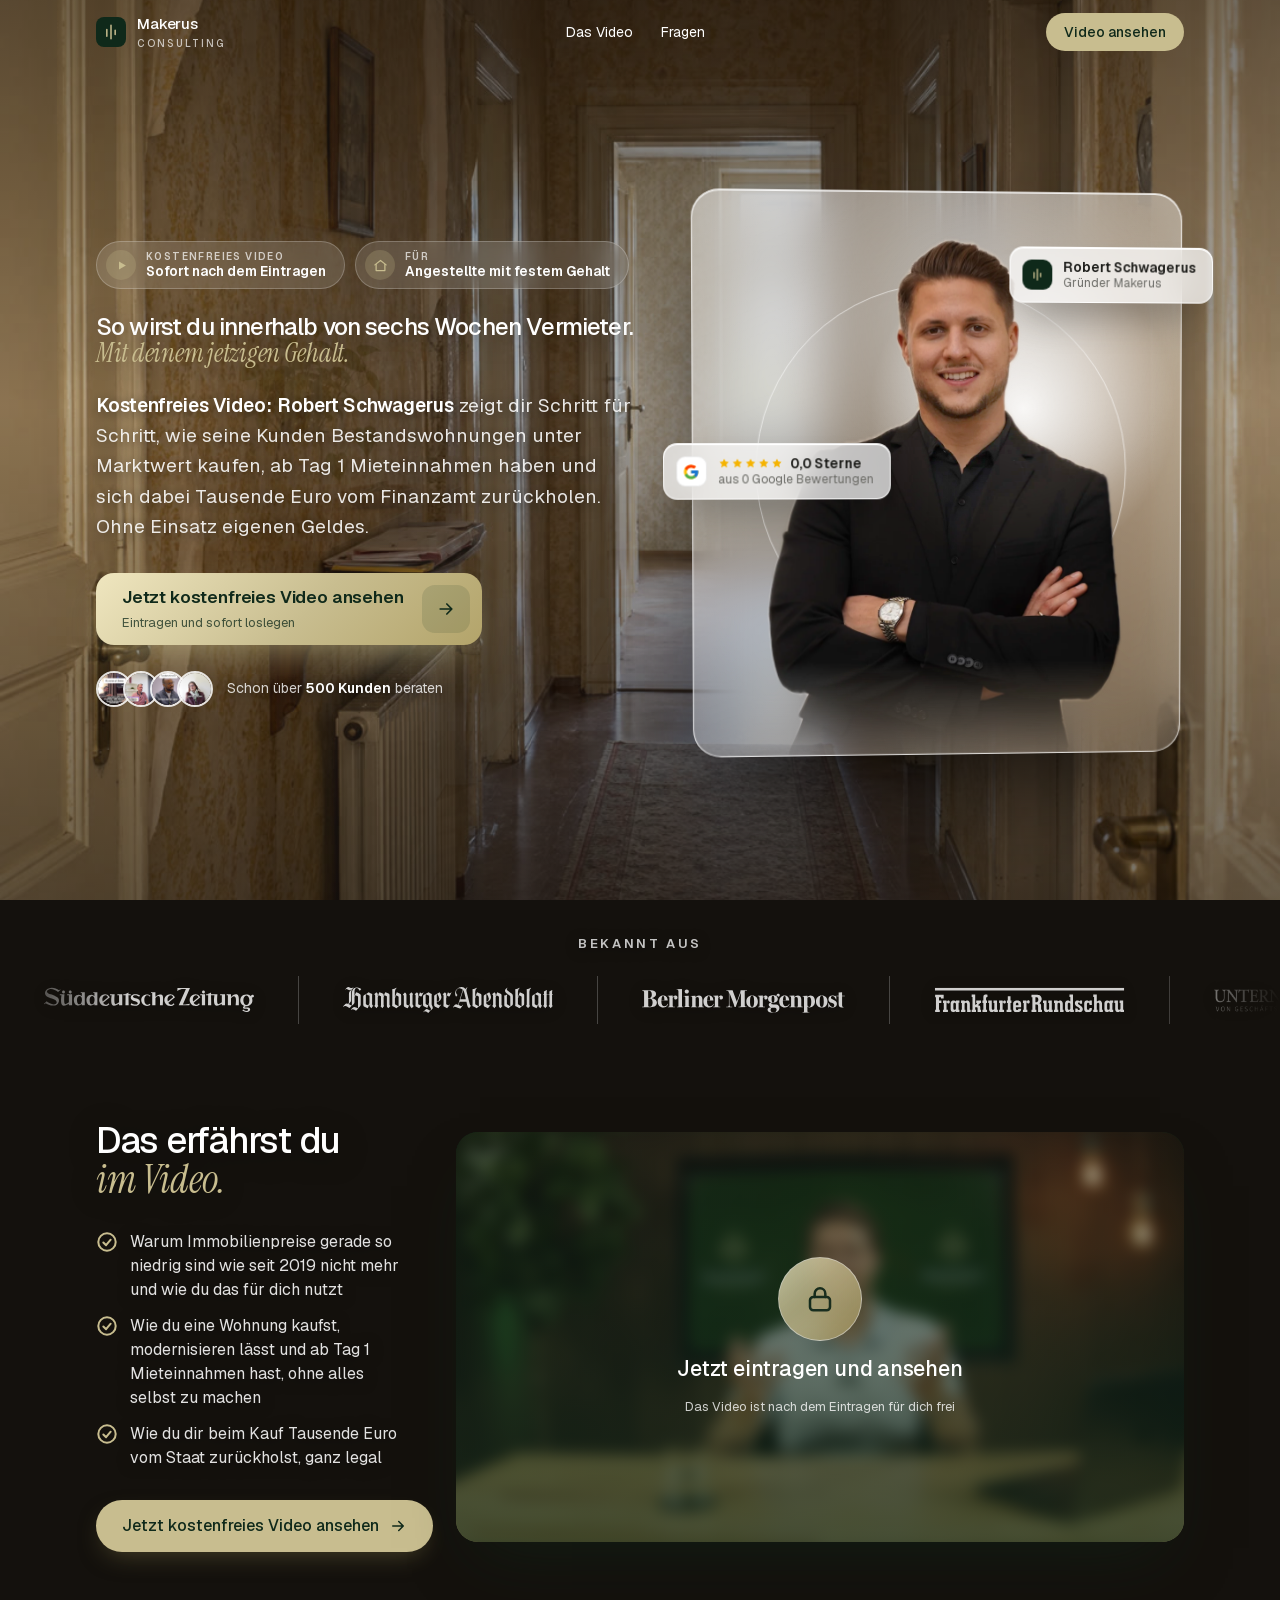
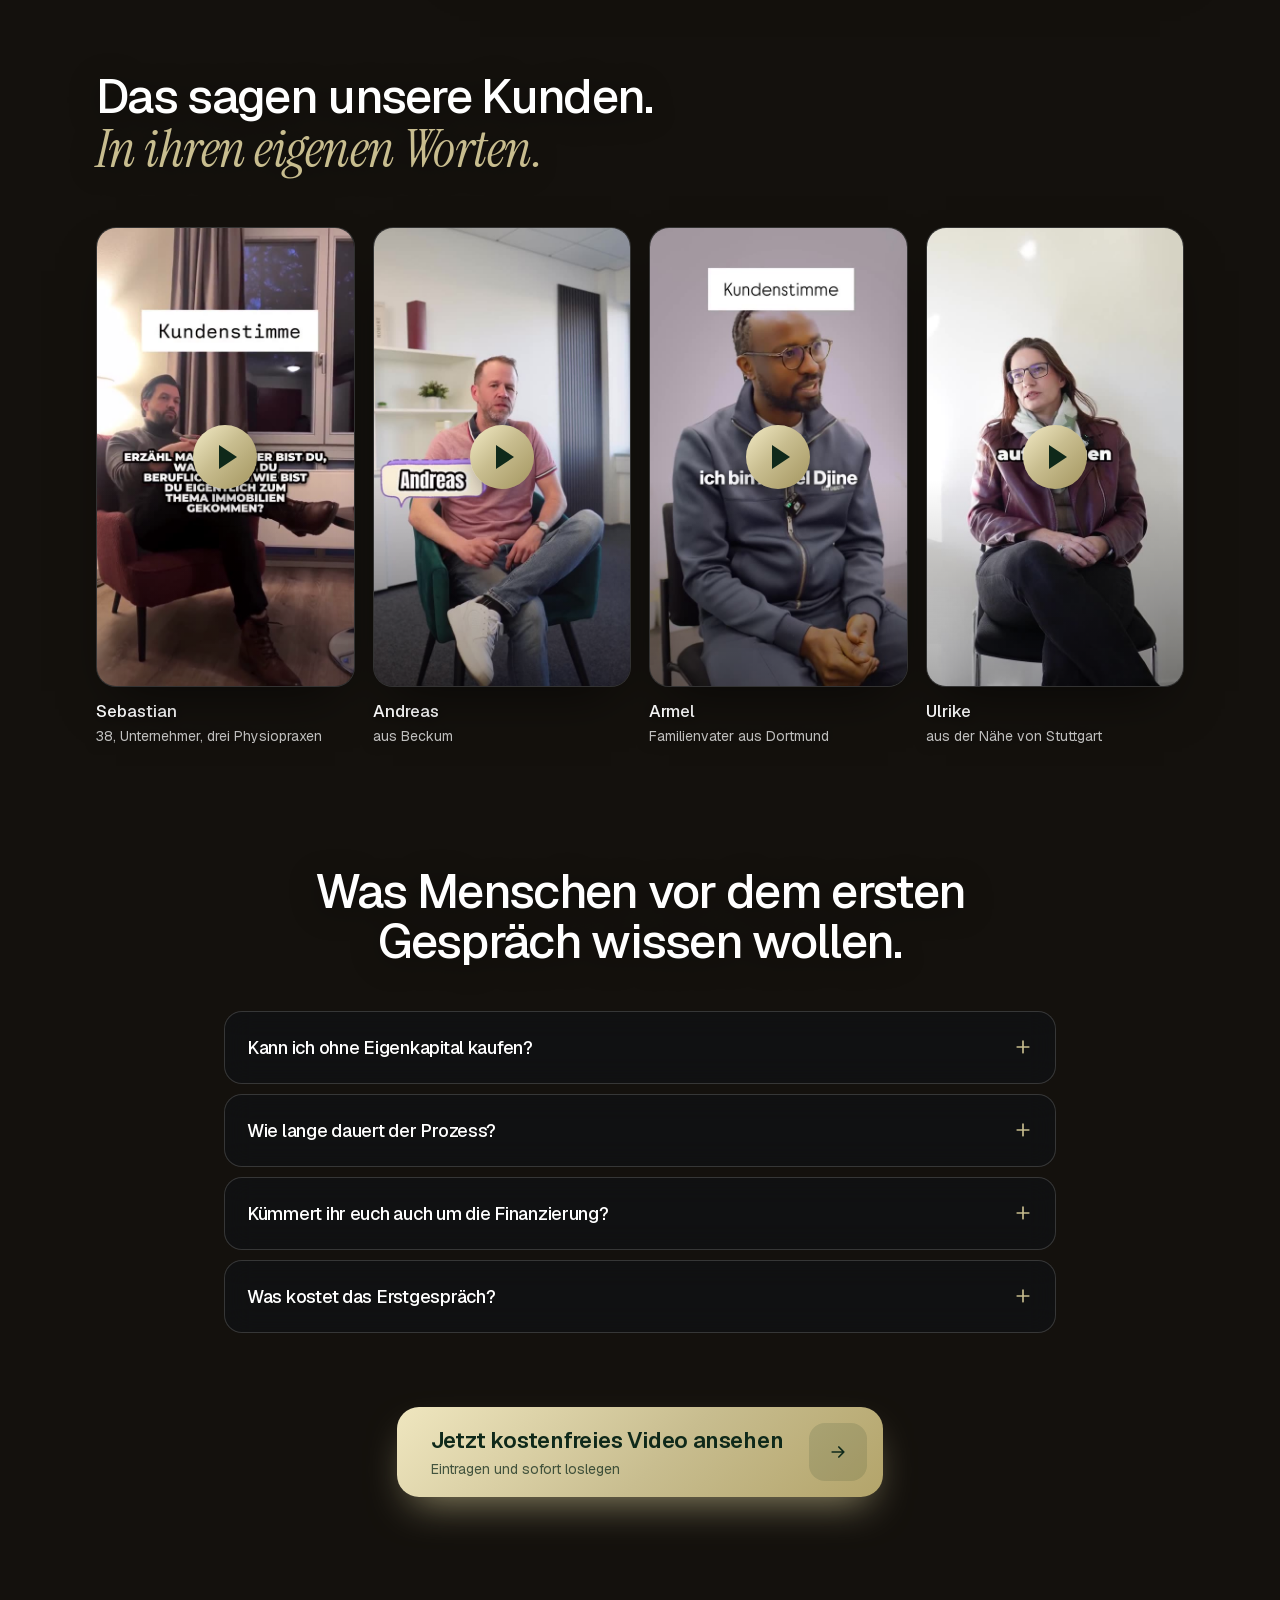
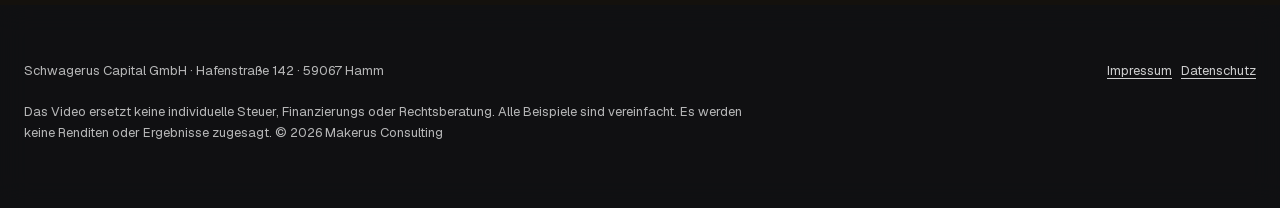
<file: index.html>
<!doctype html>
<html lang="de">
<head>
<meta charset="utf-8">
<meta name="robots" content="noai, noimageai">
<meta name="viewport" content="width=device-width,initial-scale=1">
<title>Vermieter werden · Makerus Consulting</title>
<meta name="description" content="Kostenfreies Video: Robert Schwagerus zeigt dir Schritt für Schritt, wie seine Kunden Bestandswohnungen unter Marktwert kaufen.">
<meta name="referrer" content="strict-origin-when-cross-origin">
<meta name="theme-color" content="#14110d">
<link rel="icon" href="data:image/svg+xml,%3Csvg xmlns='http://www.w3.org/2000/svg' viewBox='0 0 32 32'%3E%3Crect width='32' height='32' rx='8' fill='%230f291a'/%3E%3Cg stroke='%23c8bd8f' stroke-width='2' stroke-linecap='round'%3E%3Cpath d='M10 22V12M16 24V8M22 20V13'/%3E%3C/g%3E%3C/svg%3E">
<!-- PostHog: dasselbe Projekt wie steuern-sparen und start/analyse.html, damit der Funnel als eine Person zählt (03.11.26) -->
<script>
    !function(t,e){var o,n,p,r;e.__SV||(window.posthog=e,e._i=[],e.init=function(i,s,a){function g(t,e){var o=e.split(".");2==o.length&&(t=t[o[0]],e=o[1]),t[e]=function(){t.push([e].concat(Array.prototype.slice.call(arguments,0)))}}(p=t.createElement("script")).type="text/javascript",p.crossOrigin="anonymous",p.async=!0,p.src=s.api_host.replace(".i.posthog.com","-assets.i.posthog.com")+"/static/array.js",(r=t.getElementsByTagName("script")[0]).parentNode.insertBefore(p,r);var u=e;for(void 0!==a?u=e[a]=[]:a="posthog",u.people=u.people||[],u.toString=function(t){var e="posthog";return"posthog"!==a&&(e+="."+a),t||(e+=" (stub)"),e},u.people.toString=function(){return u.toString(1)+".people (stub)"},o="init capture register register_once register_for_session unregister unregister_for_session getFeatureFlag getFeatureFlagPayload isFeatureEnabled reloadFeatureFlags updateEarlyAccessFeatureEnrollment getEarlyAccessFeatures on onFeatureFlags onSessionId getSurveys getActiveMatchingSurveys renderSurvey canRenderSurvey getNextSurveyStep identify setPersonProperties group resetGroups setPersonPropertiesForFlags resetPersonPropertiesForFlags setGroupPropertiesForFlags resetGroupPropertiesForFlags reset get_distinct_id getGroups get_session_id get_session_replay_url alias set_config startSessionRecording stopSessionRecording sessionRecordingStarted captureException loadToolbar get_property getSessionProperty createPersonProfile opt_in_capturing opt_out_capturing has_opted_in_capturing has_opted_out_capturing clear_opt_in_out_capturing debug".split(" "),n=0;n<o.length;n++)g(u,o[n]);e._i.push([i,s,a])},e.__SV=1)}(document,window.posthog||[]);
    posthog.init('phc_BCFSFfumSXa8aHAGkWzammvNik8RtVym6rZSVhaobeat', {
      api_host: 'https://eu.i.posthog.com',
      person_profiles: 'identified_only',
      autocapture: true,
      capture_pageview: true,
      capture_pageleave: true,
      capture_exceptions: true,
      session_recording: { maskAllInputs: true }
    });
  </script>
<link rel="preload" href="assets/fonts/geist-latin.woff2" as="font" type="font/woff2" crossorigin>
<link rel="stylesheet" href="assets/site.css">
<link rel="stylesheet" href="assets/walk.css">
<style>
/* Opt-in Vermieter (03.11.26): Texte und Reihenfolge von Simon, Design wie wohnung.html */
.trust{margin:14px 0 0;text-align:center;font-size:13px;font-weight:600;letter-spacing:-.005em;color:var(--fg)}
.trust i{font-style:normal;color:var(--gold);padding:0 7px}
.cta-row{margin-top:30px}
.cta-row .btn{height:auto;min-height:52px;padding:14px 26px;white-space:nowrap}
#fragen .cta-row{text-align:center}
/* Letzter Knopf groß und mittig, weniger Luft bis zum Fuß (03.11.26) */
.cta-final{display:flex;justify-content:center;margin-top:44px;max-width:52rem}
.vh-cta.big{padding:16px 16px 16px 34px;gap:26px;border-radius:22px}
.vh-cta.big b{font-size:clamp(18px,2vw,22px)}
.vh-cta.big small{font-size:14px}
.vh-cta.big .go{width:58px;height:58px;border-radius:16px}
@media(max-width:600px){.vh-cta.big{width:100%;padding:14px 14px 14px 22px}}
.walk-page .band:last-of-type{padding-bottom:12vh}
#fragen .head{margin-left:auto;margin-right:auto;text-align:center}
#fragen .faq{margin-left:auto;margin-right:auto}
#fragen .cta-final{margin-left:auto;margin-right:auto}
/* Bekannt aus ohne Fläche, Logos weiß: fließender Übergang auf der Wohnung (03.11.26) */
.pr-band{background:transparent;backdrop-filter:none;-webkit-backdrop-filter:none}
.pr-title{color:rgba(255,255,255,.75);text-shadow:0 2px 12px rgba(0,0,0,.5)}
.pr-row li{border-right-color:rgba(255,255,255,.22)}
.pr-logo img{filter:brightness(0) invert(1) drop-shadow(0 2px 8px rgba(0,0,0,.45));opacity:.8}
.pr-logo:hover img{filter:brightness(0) invert(1);opacity:1}
.pr-icon{color:rgba(255,255,255,.8)}
.pr-icon:hover{color:#fff}
/* Kopf nach Vorlage live-workshop (03.11.26): Pillen, Headline, Knopf, Belegzeile, rechts Robert freigestellt mit Chips */
.vh{min-height:100vh;min-height:100svh;display:flex;align-items:center;padding:104px 0 56px}
.vh-grid{display:grid;grid-template-columns:minmax(0,1fr);gap:28px;align-items:center}
@media(min-width:980px){.vh-grid{grid-template-columns:minmax(0,1.05fr) minmax(0,.95fr);gap:56px}}
.vh-pills{display:flex;flex-wrap:wrap;gap:10px;margin-bottom:26px}
.vh-pill{display:flex;align-items:center;gap:10px;padding:8px 18px 8px 9px;border-radius:999px;background:rgba(255,255,255,.12);border:1px solid rgba(255,255,255,.22);backdrop-filter:blur(14px);-webkit-backdrop-filter:blur(14px);color:#fff}
.vh-pill .ic{width:30px;height:30px;border-radius:50%;display:grid;place-items:center;background:rgba(200,189,143,.22);color:var(--gold)}
.vh-pill .ic svg{width:15px;height:15px}
.vh-pill small{display:block;font-size:10px;font-weight:600;letter-spacing:.14em;text-transform:uppercase;color:rgba(255,255,255,.7);line-height:1.2}
.vh-pill b{display:block;font-size:13.5px;font-weight:600;line-height:1.3}
.vh h1.display{color:#fff;text-shadow:0 4px 30px rgba(0,0,0,.45)}
.vh h1 .tail{color:var(--gold)}
.vh .lead{color:rgba(255,255,255,.88);text-shadow:0 2px 14px rgba(0,0,0,.55);margin-top:20px;max-width:36rem}
.vh .lead b{color:#fff;font-weight:600}
.vh-cta{display:inline-flex;align-items:center;gap:18px;margin-top:30px;padding:12px 12px 12px 26px;border:0;border-radius:18px;cursor:pointer;text-align:left;font:inherit;color:var(--green);
  background:linear-gradient(135deg,#efe6bf,var(--gold) 55%,#b3a46a);box-shadow:0 18px 40px -14px rgba(200,189,143,.7);transition:transform .2s,box-shadow .2s}
.vh-cta:hover{transform:translateY(-2px);box-shadow:0 24px 50px -14px rgba(200,189,143,.85)}
.vh-cta b{display:block;font-size:17px;font-weight:600;letter-spacing:-.01em}
.vh-cta small{display:block;font-size:13px;opacity:.75;margin-top:2px}
.vh-cta .go{width:48px;height:48px;border-radius:13px;background:rgba(15,41,26,.12);display:grid;place-items:center;flex:none}
.vh-cta .go svg{width:20px;height:20px}
.vh-proof{display:flex;align-items:center;gap:14px;margin-top:26px;color:rgba(255,255,255,.8);font-size:14px;text-shadow:0 2px 10px rgba(0,0,0,.5)}
.vh-proof b{color:#fff;font-weight:600}
.vh-faces{display:flex}
.vh-faces img{width:36px;height:36px;border-radius:50%;object-fit:cover;object-position:50% 18%;border:2px solid rgba(255,255,255,.85);margin-left:-9px}
.vh-faces img:first-child{margin-left:0}
/* Bildkarte */
.vh-card{position:relative;aspect-ratio:4/4.6;border-radius:28px;overflow:visible;max-width:540px;justify-self:end;width:100%}
.vh-card .bg{position:absolute;inset:0;border-radius:28px;overflow:hidden;border:1px solid rgba(255,255,255,.35);
  background:radial-gradient(70% 60% at 62% 22%,rgba(239,230,191,.95),rgba(239,230,191,0) 70%),linear-gradient(180deg,#f6f3ea,#e7e1d2);box-shadow:0 40px 90px -30px rgba(0,0,0,.7)}
.vh-card .ring{position:absolute;left:12%;right:12%;top:16%;aspect-ratio:1;border-radius:50%;border:1px solid rgba(15,41,26,.12)}
.vh-card .person{position:absolute;left:50%;bottom:0;transform:translateX(-50%);height:94%;width:auto;max-width:none;border-radius:0 0 28px 28px;
  -webkit-mask-image:linear-gradient(180deg,#000 82%,transparent);mask-image:linear-gradient(180deg,#000 82%,transparent)}
.chip{position:absolute;display:flex;align-items:center;gap:11px;padding:11px 16px 11px 12px;border-radius:14px;background:rgba(255,255,255,.96);color:#1b1b18;box-shadow:0 14px 34px -12px rgba(0,0,0,.35);white-space:nowrap}
.chip b{display:block;font-size:13.5px;font-weight:600;line-height:1.25}
.chip small{display:block;font-size:12px;color:#6b6b66;line-height:1.3}
.chip .ci{width:30px;height:30px;border-radius:9px;display:grid;place-items:center;background:var(--green);color:var(--gold);flex:none}
.chip .ci svg{width:16px;height:16px}
.chip.c1{top:9%;right:-5%}
.chip.c2{top:34%;left:-7%}
.chip.c3{bottom:9%;right:-4%}
@media(max-width:979px){
  .vh{padding:86px 0 36px}
  .vh-card{justify-self:center;max-width:430px;margin-top:6px}
  .chip.c1{right:-2%}.chip.c2{left:-2%}.chip.c3{right:-2%}
  .vh-proof{order:3}
}
@media(max-width:600px){
  .vh h1.display{font-size:31px}
  .vh .lead{font-size:15px;line-height:1.5;margin-top:14px}
  .vh-pills{margin-bottom:18px;gap:8px}
  .vh-pill{padding:6px 14px 6px 7px}.vh-pill .ic{width:26px;height:26px}.vh-pill b{font-size:12.5px}
  .vh-cta{display:flex;width:100%;margin-top:22px}
  .chip{padding:9px 12px 9px 10px}.chip b{font-size:12.5px}.chip small{font-size:11px}.chip .ci{width:26px;height:26px}
}
/* Glas B + 3D (03.11.26): Kippen nach Zeiger, Tiefenebenen, Glanz, schwebende Chips, Einflug */
.vh-card{perspective:1300px;--rx:0deg;--ry:0deg;--px:0;--py:0;--gx:50%;--gy:30%}
.vh-card .tilt{position:absolute;inset:0;transform:rotateX(var(--rx)) rotateY(var(--ry))}
.vh-card .bg{background:radial-gradient(60% 50% at 60% 25%,rgba(255,255,255,.45),rgba(255,255,255,0) 70%),linear-gradient(160deg,rgba(255,255,255,.5),rgba(255,255,255,.18));
  backdrop-filter:blur(26px) saturate(1.2);-webkit-backdrop-filter:blur(26px) saturate(1.2);border:1px solid rgba(255,255,255,.6);
  box-shadow:inset 0 1px 0 rgba(255,255,255,.8),inset 0 0 0 1px rgba(255,255,255,.12),0 50px 100px -30px rgba(0,0,0,.75)}
.vh-card .bg::after{content:"";position:absolute;inset:-40%;pointer-events:none;z-index:3;background:linear-gradient(115deg,transparent 42%,rgba(255,255,255,.38) 50%,transparent 58%);transform:translateX(-60%);animation:vShine 7s ease-in-out 1.6s infinite}
@keyframes vShine{0%,70%{transform:translateX(-60%)}100%{transform:translateX(60%)}}
.vh-card .ring{border-color:rgba(255,255,255,.55);transform:translate(calc(var(--px)*14px),calc(var(--py)*10px))}
.vh-card .glare{position:absolute;inset:0;pointer-events:none;z-index:2;mix-blend-mode:soft-light;background:radial-gradient(45% 40% at var(--gx) var(--gy),rgba(255,255,255,.9),rgba(255,255,255,0) 70%)}
.vh-card .person{transform:translateX(calc(-50% + var(--px)*-12px)) translateY(calc(var(--py)*-6px)) scale(1.02)}
.chip{background:rgba(255,255,255,.72);backdrop-filter:blur(16px);-webkit-backdrop-filter:blur(16px);border:1px solid rgba(255,255,255,.85);
  box-shadow:inset 0 1px 0 #fff,0 22px 40px -16px rgba(0,0,0,.45);transform:translate(calc(var(--px)*var(--d,20px)),calc(var(--py)*var(--d,20px)));animation:vFloat 6s ease-in-out infinite;transition:opacity .6s ease .7s}
.chip.c1{--d:34px;animation-delay:-1s}.chip.c2{--d:24px;animation-delay:-3s}.chip.c3{--d:44px;animation-delay:-5s}
@keyframes vFloat{0%,100%{translate:0 0}50%{translate:0 -9px}}
.js .vh-card.rv{opacity:1;transform:none}
.js .vh-card .tilt{transition:opacity 1s ease,translate 1.2s cubic-bezier(.2,.8,.2,1),rotate 1.2s cubic-bezier(.2,.8,.2,1)}
.js .vh-card:not(.in) .tilt{opacity:0;translate:0 50px;rotate:y -24deg}
.js .vh-card:not(.in) .chip{opacity:0}
@media(prefers-reduced-motion:reduce){.vh-card .bg::after,.chip{animation:none}}
.chip.c4{top:44%;left:-7%;--d:30px;animation-delay:-2s;text-decoration:none;cursor:pointer}
.chip.c4:hover{background:#fff}
.chip .ci.gw{background:#fff;box-shadow:inset 0 0 0 1px rgba(0,0,0,.08)}
.chip .ci.gw svg.g{width:17px;height:17px}
.chip .stars{display:inline-flex;gap:1px;vertical-align:-1px;margin-right:4px}
.chip .stars svg{width:12px;height:12px;fill:#f5b301}
@media(max-width:979px){.chip.c4{left:-2%}}
/* Formular als Fenster */
.vmodal{position:fixed;inset:0;z-index:100;display:none;align-items:center;justify-content:center;padding:20px;background:rgba(10,8,5,.6);backdrop-filter:blur(6px);-webkit-backdrop-filter:blur(6px)}
.vmodal.on{display:flex}
.vmodal .lead-card{position:relative;width:100%;max-width:440px;max-height:calc(100svh - 40px);overflow:auto;animation:vIn .25s ease-out}
.vmodal h3{padding-right:34px}
.vclose{position:absolute;top:12px;right:12px;width:34px;height:34px;border-radius:50%;border:0;background:rgba(0,0,0,.06);cursor:pointer;font-size:20px;line-height:1;color:var(--fg)}
@keyframes vIn{from{opacity:0;transform:translateY(12px) scale(.98)}to{opacity:1;transform:none}}
/* Badges nach Simon (03.11.26): nacheinander, Gründer nur einblenden, Sterne und Jahre zählen hoch */
.js .vh-card .chip{opacity:0;transition:opacity .6s ease}
.js .vh-card .chip.show{opacity:1}
.chip [data-count]{font-variant-numeric:tabular-nums}
</style>
</head>
<body class="walk-body">
<div class="walk-bg" aria-hidden="true">
  <img class="walk-img alt" src="assets/img/film/flur_alt.jpg" alt="" fetchpriority="high">
  <img class="walk-img neu" src="assets/img/film/flur_neu.jpg" alt="">
  <video class="walk-film" muted playsinline preload="auto" data-src="assets/video/film/flur.mp4"></video>
  <div class="walk-shade"></div>
</div>



<header class="site-header">
  <div class="wrap in">
    <a class="brand" href="#top" aria-label="Makerus Consulting">
      <span class="mark"><svg viewBox="0 0 24 24" fill="none" stroke="#c8bd8f" stroke-width="1.8" stroke-linecap="round"><path d="M7 17V9M12 20V4M17 15V10"/></svg></span>
      <span>Makerus<small>CONSULTING</small></span>
    </a>
    <nav class="nav" aria-label="Seitenmenü">
      <a href="#video">Das Video</a>
      <a href="#fragen">Fragen</a>
    </nav>
    <a class="pill-sm" href="#eintragen" data-to-form>Video ansehen</a>
  </div>
</header>

<main id="top" class="sheet walk-page">
  <!-- 1 Kopf nach Vorlage live-workshop.easyimmoinvest.com, Texte von Simon -->
  <section class="vh">
    <div class="wrap vh-grid">
      <div>
        <div class="vh-pills rv">
          <div class="vh-pill"><span class="ic"><svg viewBox="0 0 24 24" fill="currentColor"><path d="M8 5.5v13l11-6.5z"/></svg></span><span><small>Kostenfreies Video</small><b>Sofort nach dem Eintragen</b></span></div>
          <div class="vh-pill"><span class="ic"><svg viewBox="0 0 24 24" fill="none" stroke="currentColor" stroke-width="2" stroke-linecap="round" stroke-linejoin="round"><path d="M3 11l9-7 9 7"/><path d="M5 10v10h14V10"/></svg></span><span><small>Für</small><b>Angestellte mit festem Gehalt</b></span></div>
        </div>
        <h1 class="display rv" style="--delay:.05s">
          <span style="display:block">So wirst du innerhalb von sechs Wochen Vermieter.</span>
          <span class="tail" style="display:block">Mit deinem jetzigen Gehalt.</span>
        </h1>
        <p class="lead rv" style="--delay:.12s"><b>Kostenfreies Video:</b> <b>Robert Schwagerus</b> zeigt dir Schritt für Schritt, wie seine Kunden Bestandswohnungen unter Marktwert kaufen, ab Tag 1 Mieteinnahmen haben und sich dabei Tausende Euro vom Finanzamt zurückholen. Ohne Einsatz eigenen Geldes.</p>
        <button class="vh-cta rv" type="button" data-to-form style="--delay:.16s"><span><b>Jetzt kostenfreies Video ansehen</b><small>Eintragen und sofort loslegen</small></span><span class="go"><svg viewBox="0 0 24 24" fill="none" stroke="currentColor" stroke-width="2" stroke-linecap="round" stroke-linejoin="round"><path d="M5 12h14M13 6l6 6-6 6"/></svg></span></button>
        <div class="vh-proof rv" style="--delay:.2s">
          <span class="vh-faces"><img src="assets/img/kunden/sebastian.jpg" alt=""><img src="assets/img/kunden/andreas.jpg" alt=""><img src="assets/img/kunden/armel.jpg" alt=""><img src="assets/img/kunden/ulrike.jpg" alt=""></span>
          <span>Schon über <b>500 Kunden</b> beraten</span>
        </div>
      </div>
      <div class="vh-card rv" style="--delay:.1s" data-tilt>
        <div class="tilt">
        <div class="bg"><span class="ring"></span><span class="glare"></span><img class="person" src="assets/img/robert-freigestellt.webp" alt="Robert Schwagerus" fetchpriority="high"></div>
        <div class="chip c1"><span class="ci"><svg viewBox="0 0 24 24" fill="none" stroke="currentColor" stroke-width="2" stroke-linecap="round"><path d="M7 17V9M12 20V4M17 15V10"/></svg></span><span><b>Robert Schwagerus</b><small>Gründer Makerus</small></span></div>
        <div class="chip c3"><span class="ci"><svg viewBox="0 0 24 24" fill="none" stroke="currentColor" stroke-width="2" stroke-linecap="round" stroke-linejoin="round"><circle cx="12" cy="12" r="9"/><path d="M12 7v5l3 2"/></svg></span><span><b>Seit über <span data-count="10" data-plus="1">10+</span> Jahren</b><small>in der Branche</small></span></div>
        <a class="chip c4" href="https://www.google.com/search?q=makerus+consulting+rezensionen" target="_blank" rel="noopener" aria-label="Google Bewertungen von Makerus Consulting öffnen"><span class="ci gw"><svg class="g" viewBox="0 0 48 48"><path fill="#FFC107" d="M43.6 20.5H42V20H24v8h11.3C33.7 32.7 29.2 36 24 36c-6.6 0-12-5.4-12-12s5.4-12 12-12c3.1 0 5.8 1.2 7.9 3.1l5.7-5.7C34.1 6.1 29.3 4 24 4 12.9 4 4 12.9 4 24s8.9 20 20 20 20-8.9 20-20c0-1.3-.1-2.4-.4-3.5z"/><path fill="#FF3D00" d="M6.3 14.7l6.6 4.8C14.7 15.1 19 12 24 12c3.1 0 5.8 1.2 7.9 3.1l5.7-5.7C34.1 6.1 29.3 4 24 4 16.3 4 9.7 8.3 6.3 14.7z"/><path fill="#4CAF50" d="M24 44c5.2 0 9.9-2 13.4-5.2l-6.2-5.2C29.2 35.1 26.7 36 24 36c-5.2 0-9.6-3.3-11.3-8l-6.5 5C9.5 39.6 16.2 44 24 44z"/><path fill="#1976D2" d="M43.6 20.5H42V20H24v8h11.3c-.8 2.2-2.2 4.2-4.1 5.6l6.2 5.2C37 39.2 44 34 44 24c0-1.3-.1-2.4-.4-3.5z"/></svg></span><span><b><span class="stars"><svg viewBox="0 0 24 24"><path d="M12 2.8l2.8 5.9 6.4.8-4.7 4.4 1.2 6.4L12 17.2l-5.7 3.1 1.2-6.4L2.8 9.5l6.4-.8z"/></svg><svg viewBox="0 0 24 24"><path d="M12 2.8l2.8 5.9 6.4.8-4.7 4.4 1.2 6.4L12 17.2l-5.7 3.1 1.2-6.4L2.8 9.5l6.4-.8z"/></svg><svg viewBox="0 0 24 24"><path d="M12 2.8l2.8 5.9 6.4.8-4.7 4.4 1.2 6.4L12 17.2l-5.7 3.1 1.2-6.4L2.8 9.5l6.4-.8z"/></svg><svg viewBox="0 0 24 24"><path d="M12 2.8l2.8 5.9 6.4.8-4.7 4.4 1.2 6.4L12 17.2l-5.7 3.1 1.2-6.4L2.8 9.5l6.4-.8z"/></svg><svg viewBox="0 0 24 24"><path d="M12 2.8l2.8 5.9 6.4.8-4.7 4.4 1.2 6.4L12 17.2l-5.7 3.1 1.2-6.4L2.8 9.5l6.4-.8z"/></svg></span> <span data-count="5" data-dec="1">5,0</span> Sterne</b><small>aus <span data-count="120">120</span> Google Bewertungen</small></span></a>
        </div>
      </div>
    </div>
  </section>

  <!-- 2 Bekannt aus: Laufband wie wohnung.html -->
  <section class="pr-band" aria-label="Bekannt aus">
    <p class="pr-title">Bekannt aus</p>
    <div class="pr-track"><ul class="pr-row"><li><a class="pr-logo" href="https://pressemitteilungen.sueddeutsche.de/makerus-consulting-6297603" target="_blank" rel="noopener"><img src="assets/img/presse/sz.svg" alt="Süddeutsche Zeitung" loading="lazy"></a></li><li><a class="pr-logo" href="https://www.abendblatt.de/wirtschaft/Presseportal/article410933452/struktur-statt-zufall-wie-robert-schwagerus-mit-makerus-consulting-vermoegensaufbau-neu-denkt.html" target="_blank" rel="noopener"><img src="assets/img/presse/abendblatt.svg" alt="Hamburger Abendblatt" loading="lazy"></a></li><li><a class="pr-logo" href="https://www.morgenpost.de/wirtschaft/Presseportal/article411369815/strategische-verzahnung-robert-schwagerus-und-vinay-makker-von-makerus-consulting-verraten-wie-krankenversicherung-und-immobilienportfolio-zusammengehoeren.html" target="_blank" rel="noopener"><img src="assets/img/presse/morgenpost.svg" alt="Berliner Morgenpost" loading="lazy"></a></li><li><a class="pr-logo" href="https://www.fr.de/pressemitteilungen/immobilien-als-kapitalanlage-ohne-eigenen-aufwand-robert-schwagerus-und-vinay-makker-von-makerus-consulting-verraten-wie-professionelle-betreuung-94280065.html" target="_blank" rel="noopener"><img src="assets/img/presse/fr.svg" alt="Frankfurter Rundschau" loading="lazy"></a></li><li><a class="pr-logo" href="https://www.unternehmerjournal.de/vermoegensaufbau-robert-schwagerus-und-vinay-makker-von-makerus-consulting-und-das-drei-speichen-prinzip/" target="_blank" rel="noopener"><img src="assets/img/presse/unternehmerjournal.png" alt="Unternehmerjournal" loading="lazy"></a></li><li><a class="pr-logo" href="https://gewinnermagazin.de/robert-schwagerus-deutsche-proventus-ag/" target="_blank" rel="noopener"><img src="assets/img/presse/gewinnermagazin.png" alt="Gewinner Magazin" loading="lazy"></a></li><li><a class="pr-icon" data-ig href="#" target="_blank" rel="noopener" aria-label="Robert auf Instagram"><svg viewBox="0 0 24 24" fill="none" stroke="currentColor" stroke-width="1.9"><rect x="3.2" y="3.2" width="17.6" height="17.6" rx="5"/><circle cx="12" cy="12" r="4.2"/><circle cx="17.4" cy="6.6" r="1" fill="currentColor" stroke="none"/></svg></a></li></ul><ul class="pr-row" aria-hidden="true"><li><a class="pr-logo" href="https://pressemitteilungen.sueddeutsche.de/makerus-consulting-6297603" target="_blank" rel="noopener"><img src="assets/img/presse/sz.svg" alt="Süddeutsche Zeitung" loading="lazy"></a></li><li><a class="pr-logo" href="https://www.abendblatt.de/wirtschaft/Presseportal/article410933452/struktur-statt-zufall-wie-robert-schwagerus-mit-makerus-consulting-vermoegensaufbau-neu-denkt.html" target="_blank" rel="noopener"><img src="assets/img/presse/abendblatt.svg" alt="Hamburger Abendblatt" loading="lazy"></a></li><li><a class="pr-logo" href="https://www.morgenpost.de/wirtschaft/Presseportal/article411369815/strategische-verzahnung-robert-schwagerus-und-vinay-makker-von-makerus-consulting-verraten-wie-krankenversicherung-und-immobilienportfolio-zusammengehoeren.html" target="_blank" rel="noopener"><img src="assets/img/presse/morgenpost.svg" alt="Berliner Morgenpost" loading="lazy"></a></li><li><a class="pr-logo" href="https://www.fr.de/pressemitteilungen/immobilien-als-kapitalanlage-ohne-eigenen-aufwand-robert-schwagerus-und-vinay-makker-von-makerus-consulting-verraten-wie-professionelle-betreuung-94280065.html" target="_blank" rel="noopener"><img src="assets/img/presse/fr.svg" alt="Frankfurter Rundschau" loading="lazy"></a></li><li><a class="pr-logo" href="https://www.unternehmerjournal.de/vermoegensaufbau-robert-schwagerus-und-vinay-makker-von-makerus-consulting-und-das-drei-speichen-prinzip/" target="_blank" rel="noopener"><img src="assets/img/presse/unternehmerjournal.png" alt="Unternehmerjournal" loading="lazy"></a></li><li><a class="pr-logo" href="https://gewinnermagazin.de/robert-schwagerus-deutsche-proventus-ag/" target="_blank" rel="noopener"><img src="assets/img/presse/gewinnermagazin.png" alt="Gewinner Magazin" loading="lazy"></a></li><li><a class="pr-icon" data-ig href="#" target="_blank" rel="noopener" aria-label="Robert auf Instagram"><svg viewBox="0 0 24 24" fill="none" stroke="currentColor" stroke-width="1.9"><rect x="3.2" y="3.2" width="17.6" height="17.6" rx="5"/><circle cx="12" cy="12" r="4.2"/><circle cx="17.4" cy="6.6" r="1" fill="currentColor" stroke="none"/></svg></a></li></ul></div>
  </section>

  <!-- 3 Das erfährst du im Video: Simons drei Punkte, daneben das gesperrte Video -->
  <section class="band" id="video">
    <div class="wrap teaser">
      <div>
        <h2 class="display rv" style="--delay:.05s">
          <span style="display:block">Das erfährst du</span>
          <span class="tail" style="display:block">im Video.</span>
        </h2>
        <ul class="checks rv" style="--delay:.1s">
          <li><svg viewBox="0 0 24 24" fill="none" stroke="currentColor" stroke-width="2.2" stroke-linecap="round" stroke-linejoin="round"><circle cx="12" cy="12" r="9.5"/><path d="M8 12.5l3 3 5-6"/></svg>Warum Immobilienpreise gerade so niedrig sind wie seit 2019 nicht mehr und wie du das für dich nutzt</li>
          <li><svg viewBox="0 0 24 24" fill="none" stroke="currentColor" stroke-width="2.2" stroke-linecap="round" stroke-linejoin="round"><circle cx="12" cy="12" r="9.5"/><path d="M8 12.5l3 3 5-6"/></svg>Wie du eine Wohnung kaufst, modernisieren lässt und ab Tag 1 Mieteinnahmen hast, ohne alles selbst zu machen</li>
          <li><svg viewBox="0 0 24 24" fill="none" stroke="currentColor" stroke-width="2.2" stroke-linecap="round" stroke-linejoin="round"><circle cx="12" cy="12" r="9.5"/><path d="M8 12.5l3 3 5-6"/></svg>Wie du dir beim Kauf Tausende Euro vom Staat zurückholst, ganz legal</li>
        </ul>
        <div class="cta-row rv"><a class="btn gold" href="#eintragen" data-to-form>Jetzt kostenfreies Video ansehen <svg viewBox="0 0 24 24" fill="none" stroke="currentColor" stroke-width="2" stroke-linecap="round" stroke-linejoin="round"><path d="M5 12h14M13 6l6 6-6 6"/></svg></a></div>
      </div>
      <div class="rv" style="--delay:.12s">
        <button class="locked" type="button" data-lift="44,16" data-to-form aria-label="Eintragen, um das Video freizuschalten">
          <img src="assets/img/robert-poster.jpg" width="1600" height="900" alt="" loading="lazy">
          <span class="ctr">
            <span class="lock"><svg viewBox="0 0 24 24" fill="none" stroke="currentColor" stroke-width="1.9" stroke-linecap="round" stroke-linejoin="round"><rect x="4.5" y="10.5" width="15" height="10" rx="2.5"/><path d="M8 10.5V8a4 4 0 018 0v2.5"/></svg></span>
            <b>Jetzt eintragen und ansehen</b>
            <span>Das Video ist nach dem Eintragen für dich frei</span>
          </span>
        </button>
      </div>
    </div>
  </section>

  <!-- 4 Kundenstimmen: aus wohnung.html, Freigabe Robert offen -->
  <section class="band" id="kunden">
    <div class="wrap">
      <div class="head">
        <h2 class="display rv" style="--delay:.05s">
          <span style="display:block">Das sagen unsere Kunden.</span>
          <span class="tail" style="display:block">In ihren eigenen Worten.</span>
        </h2>
      </div>
      <div class="kv-row">
        <figure class="kv rv" style="--delay:0.00s">
          <div class="kv-film">
            <video playsinline preload="none" poster="assets/img/kunden/sebastian.jpg" src="assets/video/kunden/sebastian.mp4"></video>
            <button class="kv-play" type="button" aria-label="Video von Sebastian abspielen"><span></span></button>
          </div>
          <figcaption><b>Sebastian</b><span>38, Unternehmer, drei Physiopraxen</span></figcaption>
        </figure>
        <figure class="kv rv" style="--delay:0.06s">
          <div class="kv-film">
            <video playsinline preload="none" poster="assets/img/kunden/andreas.jpg" src="assets/video/kunden/andreas.mp4"></video>
            <button class="kv-play" type="button" aria-label="Video von Andreas abspielen"><span></span></button>
          </div>
          <figcaption><b>Andreas</b><span>aus Beckum</span></figcaption>
        </figure>
        <figure class="kv rv" style="--delay:0.12s">
          <div class="kv-film">
            <video playsinline preload="none" poster="assets/img/kunden/armel.jpg" src="assets/video/kunden/armel.mp4"></video>
            <button class="kv-play" type="button" aria-label="Video von Armel abspielen"><span></span></button>
          </div>
          <figcaption><b>Armel</b><span>Familienvater aus Dortmund</span></figcaption>
        </figure>
        <figure class="kv rv" style="--delay:0.18s">
          <div class="kv-film">
            <video playsinline preload="none" poster="assets/img/kunden/ulrike.jpg" src="assets/video/kunden/ulrike.mp4"></video>
            <button class="kv-play" type="button" aria-label="Video von Ulrike abspielen"><span></span></button>
          </div>
          <figcaption><b>Ulrike</b><span>aus der Nähe von Stuttgart</span></figcaption>
        </figure>
      </div>
    </div>
  </section>

  <!-- 5 Häufige Fragen: Simons vier Fragen, danach Button -->
  <section class="band" id="fragen">
    <div class="wrap">
      <div class="head">
        <h2 class="display rv" style="--delay:.05s">
          <span style="display:block">Was Menschen vor dem ersten Gespräch wissen wollen.</span>
        </h2>
      </div>
      <div class="faq rv">
        <details>
          <summary>Kann ich ohne Eigenkapital kaufen?<svg viewBox="0 0 24 24" fill="none" stroke="currentColor" stroke-width="2" stroke-linecap="round"><path d="M12 5v14M5 12h14"/></svg></summary>
          <p>Ja, das ist möglich. Banken finanzieren bei ausreichender Bonität den kompletten Kaufpreis inklusive Nebenkosten. Voraussetzung ist ein solides Einkommen und eine saubere Schufa. Ob das bei dir funktioniert, klären wir gemeinsam im ersten Gespräch.</p>
        </details>
        <details>
          <summary>Wie lange dauert der Prozess?<svg viewBox="0 0 24 24" fill="none" stroke="currentColor" stroke-width="2" stroke-linecap="round"><path d="M12 5v14M5 12h14"/></svg></summary>
          <p>Von der ersten Beratung bis zum Notartermin vergehen im Schnitt sechs bis zwölf Wochen. Wer gut vorbereitet ins Erstgespräch kommt, ist meistens schneller.</p>
        </details>
        <details>
          <summary>Kümmert ihr euch auch um die Finanzierung?<svg viewBox="0 0 24 24" fill="none" stroke="currentColor" stroke-width="2" stroke-linecap="round"><path d="M12 5v14M5 12h14"/></svg></summary>
          <p>Ja. Wir begleiten dich von der Objektauswahl über die Finanzierung bis zum Notartermin. Du musst dich um nichts alleine kümmern.</p>
        </details>
        <details>
          <summary>Was kostet das Erstgespräch?<svg viewBox="0 0 24 24" fill="none" stroke="currentColor" stroke-width="2" stroke-linecap="round"><path d="M12 5v14M5 12h14"/></svg></summary>
          <p>Nichts. Kein Haken, kein versteckter Pitch. Wir schauen uns deine Situation an und sagen dir ehrlich, ob eine Immobilie für dich Sinn ergibt. Die Entscheidung liegt bei dir.</p>
        </details>
      </div>
      <div class="cta-final rv"><button class="vh-cta big" type="button" data-to-form><span><b>Jetzt kostenfreies Video ansehen</b><small>Eintragen und sofort loslegen</small></span><span class="go"><svg viewBox="0 0 24 24" fill="none" stroke="currentColor" stroke-width="2" stroke-linecap="round" stroke-linejoin="round"><path d="M5 12h14M13 6l6 6-6 6"/></svg></span></button></div>
    </div>
  </section>
</main>

<footer class="site-footer">
  <div class="row">
    <div>Schwagerus Capital GmbH · Hafenstraße 142 · 59067 Hamm</div>
    <div><a href="https://www.makerus-consulting.de/impressum" target="_blank" rel="noopener">Impressum</a> &nbsp; <a href="https://www.makerus-consulting.de/datenschutz" target="_blank" rel="noopener">Datenschutz</a></div>
  </div>
  <p class="legal">Das Video ersetzt keine individuelle Steuer, Finanzierungs oder Rechtsberatung. Alle Beispiele sind vereinfacht. Es werden keine Renditen oder Ergebnisse zugesagt. © 2026 Makerus Consulting</p>
</footer>

<!-- Formular als Fenster: öffnet über jeden Knopf mit data-to-form -->
<div class="vmodal" id="vmodal" role="dialog" aria-modal="true" aria-labelledby="vm-t">
  <div class="lead-card" id="eintragen">
    <button class="vclose" type="button" aria-label="Schließen" data-close>×</button>
    <h3 id="vm-t">Wohin dürfen wir dir das Video schicken?</h3>
    <p class="sub">Trag dich ein, danach geht es direkt zum Video.</p>
          <form data-lead data-next="video.html" data-anliegen="Video Vermieter werden angefordert" novalidate>
            <div class="field" data-f="name">
              <label class="lbl" for="n1">Vorname</label>
              <input id="n1" type="text" autocomplete="given-name" placeholder="Vorname">
              <p class="msg">Bitte gib deinen Vornamen an.</p>
            </div>
            <div class="field" data-f="mail">
              <label class="lbl" for="m1">E Mail</label>
              <input id="m1" type="email" autocomplete="email" inputmode="email" placeholder="E Mail">
              <p class="msg">Bitte gib eine gültige E Mail Adresse an.</p>
            </div>
            <div class="field" data-f="tel">
              <label class="lbl" for="t1">Telefonnummer</label>
              <input id="t1" type="tel" autocomplete="tel" inputmode="tel" placeholder="Telefonnummer">
              <p class="msg">Bitte gib eine gültige Telefonnummer an.</p>
            </div>
            <label class="consent"><input type="checkbox"><span>Ich bin einverstanden, dass Makerus Consulting mir das Video und weitere Informationen zu meiner Anfrage per E Mail sendet, mich dazu telefonisch kontaktiert und meine Angaben dafür speichert. Mehr dazu in der <a href="https://www.makerus-consulting.de/datenschutz" target="_blank" rel="noopener">Datenschutzerklärung</a>.</span></label>
            <button class="btn block" type="submit">Jetzt kostenfreies Video ansehen
              <svg viewBox="0 0 24 24" fill="none" stroke="currentColor" stroke-width="2" stroke-linecap="round" stroke-linejoin="round"><path d="M5 12h14M13 6l6 6-6 6"/></svg>
            </button>
            <p class="form-error" role="alert"></p>
          </form>
  </div>
</div>
<script>
(function(){var m=document.getElementById("vmodal");
function open(){m.classList.add("on");document.documentElement.style.overflow="hidden";setTimeout(function(){var i=m.querySelector("input");if(i)i.focus();},60);}
function close(){m.classList.remove("on");document.documentElement.style.overflow="";}
document.addEventListener("click",function(e){var t=e.target.closest("[data-to-form]");if(t){e.preventDefault();e.stopPropagation();open();}},true);
m.addEventListener("click",function(e){if(e.target===m||e.target.closest("[data-close]"))close();});
document.addEventListener("keydown",function(e){if(e.key==="Escape")close();});})();
</script>
<script>
/* 3D Karte: Zeiger am Desktop, sanftes Schwenken ohne Zeiger (Handy) */
(function(){var c=document.querySelector("[data-tilt]");if(!c||matchMedia("(prefers-reduced-motion: reduce)").matches)return;
var t={x:0,y:0},n={x:0,y:0},last=0;
c.addEventListener("pointermove",function(e){var r=c.getBoundingClientRect();t.x=(e.clientX-r.left)/r.width-.5;t.y=(e.clientY-r.top)/r.height-.5;last=performance.now();});
c.addEventListener("pointerleave",function(){last=0;});
function f(now){if(now-last>1200){var k=now/1000;t.x=Math.sin(k*.6)*.35;t.y=Math.cos(k*.45)*.22;}
n.x+=(t.x-n.x)*.08;n.y+=(t.y-n.y)*.08;
c.style.setProperty("--ry",(n.x*16).toFixed(2)+"deg");c.style.setProperty("--rx",(-n.y*12).toFixed(2)+"deg");
c.style.setProperty("--px",n.x.toFixed(3));c.style.setProperty("--py",n.y.toFixed(3));
c.style.setProperty("--gx",(50+n.x*90).toFixed(1)+"%");c.style.setProperty("--gy",(30+n.y*80).toFixed(1)+"%");
requestAnimationFrame(f);}requestAnimationFrame(f);})();
</script>
<script>
/* Badges nacheinander: 1 Gründer (Fade), 2 Google (Zählen), 3 Jahre (Zählen 0 bis 10+) */
(function(){var card=document.querySelector(".vh-card");if(!card)return;
var order=[".chip.c1",".chip.c4",".chip.c3"].map(function(q){return card.querySelector(q);}).filter(Boolean);
var reduce=matchMedia("(prefers-reduced-motion: reduce)").matches,started=false;
function fmt(v,el){var d=+el.dataset.dec||0;return v.toFixed(d).replace(".",",")+(el.dataset.plus&&v>=+el.dataset.count?"+":"");}
function count(el){var end=+el.dataset.count,t0=null,dur=1300;if(reduce){el.textContent=fmt(end,el);return;}
el.textContent=fmt(0,el);setTimeout(function(){el.textContent=fmt(end,el);},dur+400);requestAnimationFrame(function f(t){if(!t0)t0=t;var k=Math.min(1,(t-t0)/dur);k=1-Math.pow(1-k,3);el.textContent=fmt(end*k,el);if(k<1)requestAnimationFrame(f);});}
function run(){if(started)return;started=true;order.forEach(function(c,i){setTimeout(function(){c.classList.add("show");[].forEach.call(c.querySelectorAll("[data-count]"),count);},700+i*650);});}
if(card.classList.contains("in"))run();else{var mo=new MutationObserver(function(){if(card.classList.contains("in")){mo.disconnect();run();}});mo.observe(card,{attributes:true,attributeFilter:["class"]});setTimeout(run,2500);}
})();
</script>
<script src="assets/config.js"></script>
<script src="assets/site.js"></script>
<script src="assets/walk.js"></script>
<script src="assets/kunden.js"></script>
</body>
</html>
</file>
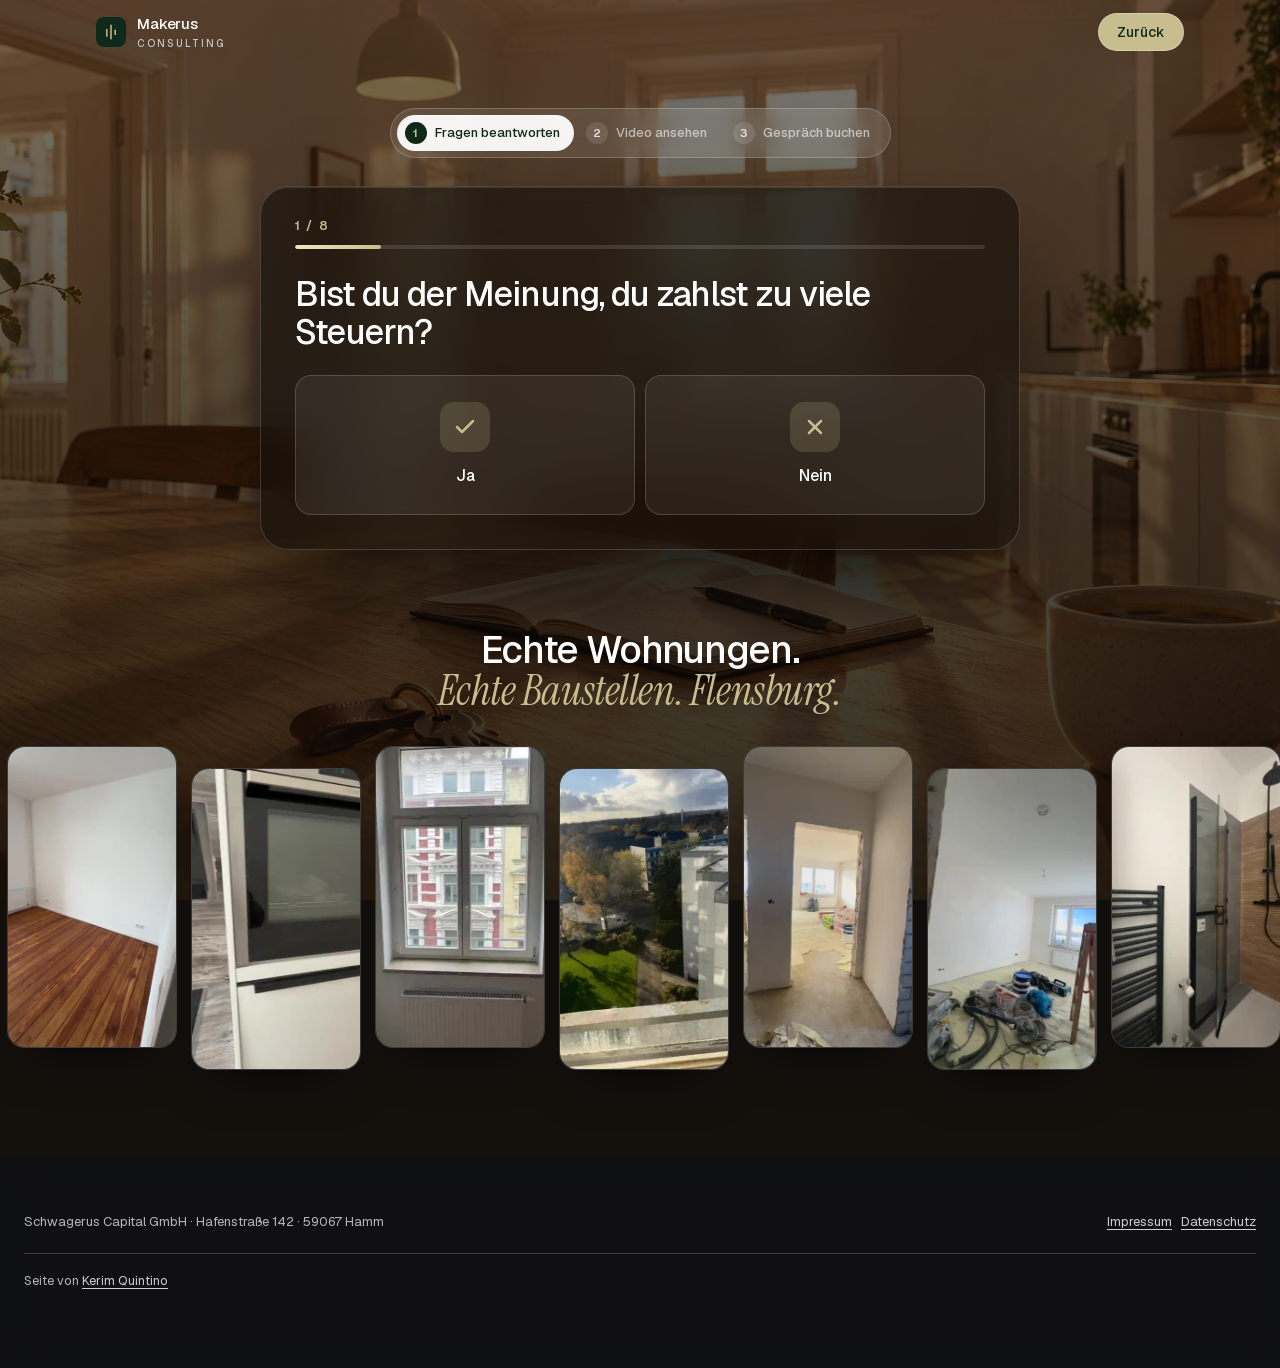
<file: analyse.html>
<!doctype html>
<html lang="de">
<head>
<meta charset="utf-8">
<meta name="viewport" content="width=device-width,initial-scale=1">
<title>Kostenfreies Video freischalten · Makerus Consulting</title>
<!-- Entwurfsstand zur Abnahme. Vor dem Livegang entfernen. -->
<meta name="robots" content="noindex,nofollow">
<meta name="referrer" content="strict-origin-when-cross-origin">
<meta name="theme-color" content="#14110d">
<link rel="icon" href="data:image/svg+xml,%3Csvg xmlns='http://www.w3.org/2000/svg' viewBox='0 0 32 32'%3E%3Crect width='32' height='32' rx='8' fill='%230f291a'/%3E%3Cg stroke='%23c8bd8f' stroke-width='2' stroke-linecap='round'%3E%3Cpath d='M10 22V12M16 24V8M22 20V13'/%3E%3C/g%3E%3C/svg%3E">
<!-- PostHog wie start/analyse.html -->
<script>
    !function(t,e){var o,n,p,r;e.__SV||(window.posthog=e,e._i=[],e.init=function(i,s,a){function g(t,e){var o=e.split(".");2==o.length&&(t=t[o[0]],e=o[1]),t[e]=function(){t.push([e].concat(Array.prototype.slice.call(arguments,0)))}}(p=t.createElement("script")).type="text/javascript",p.crossOrigin="anonymous",p.async=!0,p.src=s.api_host.replace(".i.posthog.com","-assets.i.posthog.com")+"/static/array.js",(r=t.getElementsByTagName("script")[0]).parentNode.insertBefore(p,r);var u=e;for(void 0!==a?u=e[a]=[]:a="posthog",u.people=u.people||[],u.toString=function(t){var e="posthog";return"posthog"!==a&&(e+="."+a),t||(e+=" (stub)"),e},u.people.toString=function(){return u.toString(1)+".people (stub)"},o="init capture register register_once register_for_session unregister unregister_for_session getFeatureFlag getFeatureFlagPayload isFeatureEnabled reloadFeatureFlags updateEarlyAccessFeatureEnrollment getEarlyAccessFeatures on onFeatureFlags onSessionId getSurveys getActiveMatchingSurveys renderSurvey canRenderSurvey getNextSurveyStep identify setPersonProperties group resetGroups setPersonPropertiesForFlags resetPersonPropertiesForFlags setGroupPropertiesForFlags resetGroupPropertiesForFlags reset get_distinct_id getGroups get_session_id get_session_replay_url alias set_config startSessionRecording stopSessionRecording sessionRecordingStarted captureException loadToolbar get_property getSessionProperty createPersonProfile opt_in_capturing opt_out_capturing has_opted_in_capturing has_opted_out_capturing clear_opt_in_out_capturing debug".split(" "),n=0;n<o.length;n++)g(u,o[n]);e._i.push([i,s,a])},e.__SV=1)}(document,window.posthog||[]);
    posthog.init('phc_BCFSFfumSXa8aHAGkWzammvNik8RtVym6rZSVhaobeat', {
      api_host: 'https://eu.i.posthog.com',
      person_profiles: 'identified_only',
      autocapture: true,
      capture_pageview: true,
      capture_pageleave: true,
      capture_exceptions: true,
      session_recording: { maskAllInputs: true }
    });
  </script>
<link rel="preload" href="assets/fonts/geist-latin.woff2" as="font" type="font/woff2" crossorigin>
<link rel="stylesheet" href="assets/site.css">
<link rel="stylesheet" href="assets/walk.css">
<link rel="stylesheet" href="assets/vermieter-video.css">
<link rel="stylesheet" href="assets/analyse.css">
<link href="https://assets.calendly.com/assets/external/widget.css" rel="stylesheet">
</head>
<body class="walk-body">
<!-- Fragen, HubSpot, Calendly und PostHog 1:1 aus robertschwagerus.github.io/start/analyse.html, Gestaltung wie vermieter (03.11.26) -->
<div class="walk-bg mv-bg" aria-hidden="true">
  <img class="mv-room" id="bgImg" src="assets/img/film/kueche_neu.jpg" alt="" fetchpriority="high">
  <div class="walk-shade"></div>
</div>

<header class="site-header">
  <div class="wrap in">
    <a class="brand" href="index.html" aria-label="Makerus Consulting">
      <span class="mark"><svg viewBox="0 0 24 24" fill="none" stroke="#c8bd8f" stroke-width="1.8" stroke-linecap="round"><path d="M7 17V9M12 20V4M17 15V10"/></svg></span>
      <span>Makerus<small>CONSULTING</small></span>
    </a>
    <a class="pill-sm an-back" href="index.html">Zurück</a>
  </div>
</header>

<main class="sheet walk-page an-page">
  <section class="an-hero">
    <div class="wrap">
      <ol class="mv-steps" aria-label="Dein Fortschritt">
        <li class="now"><i>1</i><span>Fragen beantworten</span></li>
        <li><i>2</i><span>Video ansehen</span></li>
        <li><i>3</i><span>Gespräch buchen</span></li>
      </ol>
      <div class="an-card">
        <div class="progress-wrap" id="progressWrap">
          <div class="progress-label" id="progressLabel">1 / 8</div>
          <div class="progress-bar"><div class="progress-fill" id="progressFill"></div></div>
        </div>
        <div class="screen-wrap">

      <!-- ===== SCREEN 2: PAIN 1 — Zu viele Steuern? ===== -->
      <section class="screen active" data-screen="2">
        <h1>Bist du der Meinung, du zahlst zu viele Steuern?</h1>
        <div class="options grid-2" data-question="pain_steuern">
          <button class="option card" data-value="Ja">
            <span class="option-icon">
              <svg viewBox="0 0 24 24" fill="none" stroke="currentColor" stroke-width="2.5" stroke-linecap="round" stroke-linejoin="round"><polyline points="20 6 9 17 4 12"/></svg>
            </span>
            <span class="option-label">Ja</span>
          </button>
          <button class="option card" data-value="Nein">
            <span class="option-icon">
              <svg viewBox="0 0 24 24" fill="none" stroke="currentColor" stroke-width="2.5" stroke-linecap="round" stroke-linejoin="round"><line x1="18" y1="6" x2="6" y2="18"/><line x1="6" y1="6" x2="18" y2="18"/></svg>
            </span>
            <span class="option-label">Nein</span>
          </button>
        </div>
      </section>

      <!-- ===== SCREEN 3: PAIN 2 — Lohnsteuer zurückholen? ===== -->
      <section class="screen" data-screen="3">
        <h1>Würdest du gerne wissen, wie viel deiner Lohnsteuer du legal zurückholen kannst?</h1>
        <div class="options grid-2" data-question="pain_zurueckholen">
          <button class="option card" data-value="Ja">
            <span class="option-icon">
              <svg viewBox="0 0 24 24" fill="none" stroke="currentColor" stroke-width="2.5" stroke-linecap="round" stroke-linejoin="round"><polyline points="20 6 9 17 4 12"/></svg>
            </span>
            <span class="option-label">Ja</span>
          </button>
          <button class="option card" data-value="Nein">
            <span class="option-icon">
              <svg viewBox="0 0 24 24" fill="none" stroke="currentColor" stroke-width="2.5" stroke-linecap="round" stroke-linejoin="round"><line x1="18" y1="6" x2="6" y2="18"/><line x1="6" y1="6" x2="18" y2="18"/></svg>
            </span>
            <span class="option-label">Nein</span>
          </button>
        </div>
      </section>

      <!-- ===== SCREEN 4: VISION — Prozent umwandeln ===== -->
      <section class="screen" data-screen="4">
        <h1>Wie viel deiner Lohnsteuer würdest du gerne in privates Vermögen umwandeln?</h1>
        <div class="options grid-5" data-question="vision_prozent">
          <button class="option percent" data-value="20%">
            <span class="percent-value">20%</span>
            <span class="percent-label">Etwas</span>
          </button>
          <button class="option percent" data-value="40%">
            <span class="percent-value">40%</span>
            <span class="percent-label">Solide</span>
          </button>
          <button class="option percent" data-value="60%">
            <span class="percent-value">60%</span>
            <span class="percent-label">Deutlich</span>
          </button>
          <button class="option percent" data-value="80%">
            <span class="percent-value">80%</span>
            <span class="percent-label">Sehr viel</span>
          </button>
          <button class="option percent" data-value="100%">
            <span class="percent-value">100%</span>
            <span class="percent-label">Alles</span>
          </button>
        </div>
      </section>

      <!-- ===== SCREEN 5: RATIONAL — Situation ===== -->
      <section class="screen" data-screen="5">
        <h1>Wie sieht deine aktuelle Situation aus?</h1>
        <div class="options" data-question="situation">
          <button class="option" data-value="Angestellt">
            <span class="option-icon">
              <svg viewBox="0 0 24 24" fill="none" stroke="currentColor" stroke-width="2" stroke-linecap="round" stroke-linejoin="round"><rect x="2" y="7" width="20" height="14" rx="2"/><path d="M16 21V5a2 2 0 0 0-2-2h-4a2 2 0 0 0-2 2v16"/></svg>
            </span>
            <span class="option-label">Angestellt</span>
          </button>
          <button class="option" data-value="Selbstständig">
            <span class="option-icon">
              <svg viewBox="0 0 24 24" fill="none" stroke="currentColor" stroke-width="2" stroke-linecap="round" stroke-linejoin="round"><path d="M12 2l3 6 6 1-4.5 4.5L18 20l-6-3-6 3 1.5-6.5L3 9l6-1z"/></svg>
            </span>
            <span class="option-label">Selbstständig</span>
          </button>
          <button class="option" data-value="In Ausbildung oder Studium">
            <span class="option-icon">
              <svg viewBox="0 0 24 24" fill="none" stroke="currentColor" stroke-width="2" stroke-linecap="round" stroke-linejoin="round"><path d="M22 10L12 5 2 10l10 5 10-5z"/><path d="M6 12v5c3 2 9 2 12 0v-5"/></svg>
            </span>
            <span class="option-label">In Ausbildung oder Studium</span>
          </button>
          <button class="option" data-value="Aktuell auf Jobsuche">
            <span class="option-icon">
              <svg viewBox="0 0 24 24" fill="none" stroke="currentColor" stroke-width="2" stroke-linecap="round" stroke-linejoin="round"><circle cx="11" cy="11" r="8"/><line x1="21" y1="21" x2="16.65" y2="16.65"/></svg>
            </span>
            <span class="option-label">Aktuell auf Jobsuche</span>
          </button>
        </div>
      </section>

      <!-- ===== SCREEN 6: RATIONAL — Netto-Einkommen ===== -->
      <section class="screen" data-screen="6">
        <h1>Wie viel verdienst du monatlich netto?</h1>
        <div class="options" data-question="netto">
          <button class="option" data-value="weniger als 2.000 €"><span class="option-label">weniger als 2.000 €</span></button>
          <button class="option" data-value="2.000 € – 3.000 €"><span class="option-label">2.000 € bis 3.000 €</span></button>
          <button class="option" data-value="3.000 € – 4.000 €"><span class="option-label">3.000 € bis 4.000 €</span></button>
          <button class="option" data-value="4.000 € – 5.000 €"><span class="option-label">4.000 € bis 5.000 €</span></button>
          <button class="option" data-value="mehr als 5.000 €"><span class="option-label">mehr als 5.000 €</span></button>
        </div>
      </section>

      <!-- ===== SCREEN 7: RATIONAL — Angespart ===== -->
      <section class="screen" data-screen="7">
        <h1>Wie viel Geld hast du bereits angespart?</h1>
        <div class="options grid-4" data-question="angespart">
          <button class="option card" data-value="weniger als 5.000 €">
            <span class="option-icon">
              <svg viewBox="0 0 24 24" fill="none" stroke="currentColor" stroke-width="2" stroke-linecap="round" stroke-linejoin="round"><circle cx="12" cy="12" r="10"/><line x1="15" y1="9" x2="9" y2="15"/><line x1="9" y1="9" x2="15" y2="15"/></svg>
            </span>
            <span class="option-label">weniger als 5.000 €</span>
          </button>
          <button class="option card" data-value="5.000 € – 20.000 €">
            <span class="option-icon">
              <svg viewBox="0 0 24 24" fill="none" stroke="currentColor" stroke-width="2" stroke-linecap="round" stroke-linejoin="round"><rect x="2" y="6" width="20" height="12" rx="2"/><circle cx="12" cy="12" r="2"/><path d="M6 12h.01M18 12h.01"/></svg>
            </span>
            <span class="option-label">5.000 € bis 20.000 €</span>
          </button>
          <button class="option card" data-value="20.000 € – 50.000 €">
            <span class="option-icon">
              <svg viewBox="0 0 24 24" fill="none" stroke="currentColor" stroke-width="2" stroke-linecap="round" stroke-linejoin="round"><path d="M12 2v20"/><path d="M17 5H9.5a3.5 3.5 0 0 0 0 7h5a3.5 3.5 0 0 1 0 7H6"/></svg>
            </span>
            <span class="option-label">20.000 € bis 50.000 €</span>
          </button>
          <button class="option card" data-value="mehr als 50.000 €">
            <span class="option-icon">
              <svg viewBox="0 0 24 24" fill="none" stroke="currentColor" stroke-width="2" stroke-linecap="round" stroke-linejoin="round"><path d="M6 3h12l4 6-10 12L2 9z"/><path d="M11 3l-1 6 2 3 2-3-1-6"/><path d="M2 9h20"/></svg>
            </span>
            <span class="option-label">mehr als 50.000 €</span>
          </button>
        </div>
      </section>

      <!-- ===== SCREEN 8: RATIONAL — Immobilien ===== -->
      <section class="screen" data-screen="8">
        <h1>Hast du bereits vermietete Immobilien?</h1>
        <div class="options" data-question="immobilien">
          <button class="option" data-value="Nein">
            <span class="option-icon">
              <svg viewBox="0 0 24 24" fill="none" stroke="currentColor" stroke-width="2" stroke-linecap="round" stroke-linejoin="round"><circle cx="12" cy="12" r="10"/><line x1="8" y1="12" x2="16" y2="12"/></svg>
            </span>
            <span class="option-label">Nein</span>
          </button>
          <button class="option" data-value="1 Immobilie">
            <span class="option-icon">
              <svg viewBox="0 0 24 24" fill="none" stroke="currentColor" stroke-width="2" stroke-linecap="round" stroke-linejoin="round"><path d="M3 21h18"/><path d="M5 21V7l7-4 7 4v14"/><path d="M9 9h.01"/><path d="M9 12h.01"/><path d="M9 15h.01"/><path d="M9 18h.01"/></svg>
            </span>
            <span class="option-label">1 Immobilie</span>
          </button>
          <button class="option" data-value="mehrere Immobilien">
            <span class="option-icon">
              <svg viewBox="0 0 24 24" fill="none" stroke="currentColor" stroke-width="2" stroke-linecap="round" stroke-linejoin="round"><path d="M3 21h18"/><path d="M3 21V10l6-3v14"/><path d="M15 21V13l6-3v11"/><path d="M6 12h.01"/><path d="M6 15h.01"/><path d="M6 18h.01"/><path d="M18 15h.01"/><path d="M18 18h.01"/></svg>
            </span>
            <span class="option-label">mehrere Immobilien</span>
          </button>
        </div>
      </section>

      <!-- ===== SCREEN 9: KONTAKT ===== -->
      <section class="screen" data-screen="9">
        <h1>Fast geschafft, wie können wir dich erreichen?</h1>
        <p class="screen-sub">Danach geht es direkt zum Video. Ein Berater aus Roberts Team meldet sich außerdem persönlich bei dir.</p>
        <form class="form-grid" id="contactForm" novalidate>
          <div class="form-group">
            <label for="firstname">Vorname</label>
            <input type="text" id="firstname" name="firstname" placeholder="Vorname" autocomplete="given-name" required />
          </div>
          <div class="form-group">
            <label for="lastname">Nachname</label>
            <input type="text" id="lastname" name="lastname" placeholder="Nachname" autocomplete="family-name" required />
          </div>
          <div class="form-group">
            <label for="phone">Telefonnummer</label>
            <div class="phone-wrap">
              <select class="phone-select" id="phoneCountry" name="phoneCountry" aria-label="Ländervorwahl">
                <option value="+49" selected>🇩🇪 +49</option>
                <option value="+43">🇦🇹 +43</option>
                <option value="+41">🇨🇭 +41</option>
                <option value="+352">🇱🇺 +352</option>
                <option value="+31">🇳🇱 +31</option>
                <option value="+32">🇧🇪 +32</option>
                <option value="+33">🇫🇷 +33</option>
                <option value="+39">🇮🇹 +39</option>
                <option value="+34">🇪🇸 +34</option>
                <option value="+48">🇵🇱 +48</option>
                <option value="+44">🇬🇧 +44</option>
                <option value="+45">🇩🇰 +45</option>
                <option value="+46">🇸🇪 +46</option>
                <option value="+47">🇳🇴 +47</option>
                <option value="+420">🇨🇿 +420</option>
                <option value="+90">🇹🇷 +90</option>
                <option value="+1">🇺🇸 +1</option>
              </select>
              <input type="tel" id="phone" name="phone" placeholder="Handynummer" autocomplete="tel" required />
            </div>
          </div>
          <div class="form-group">
            <label for="email">E Mail</label>
            <input type="email" id="email" name="email" placeholder="max.mustermann@web.de" autocomplete="email" required />
          </div>
          <button type="submit" class="form-submit" id="submitBtn">Jetzt kostenfreies Video ansehen</button>
          <div class="form-error" id="formError"></div>
        </form>
      </section>

      <!-- ===== SCREEN 10: DANKE ===== -->
      <section class="screen" data-screen="10">
        <div class="thanks">
          <div class="thanks-check">
            <svg viewBox="0 0 24 24" fill="none" stroke="currentColor" stroke-width="2.5" stroke-linecap="round" stroke-linejoin="round"><polyline points="20 6 9 17 4 12"/></svg>
          </div>
          <h1 id="thanksHeadline">Danke!</h1>
          <p>Ein Berater aus Roberts Team meldet sich <strong style="color:var(--gold)">persönlich in den nächsten 48 Stunden</strong> bei dir für dein Steuerumwandlungsgespräch.</p>
          <p style="margin-top:24px;margin-bottom:16px;font-size:0.95rem;color:var(--text-light);">Oder wähle direkt jetzt ein freies Zeitfenster im Kalender:</p>
          <div class="thanks-actions">
            <a href="" onclick="Calendly.initPopupWidget({url:'https://calendly.com/d/cq7g-6cd-hnm/erstgesprach-zum-vermogensaufbau'});return false;" class="thanks-btn primary">
              <svg width="18" height="18" viewBox="0 0 24 24" fill="none" stroke="currentColor" stroke-width="2.5" stroke-linecap="round" stroke-linejoin="round"><rect x="3" y="4" width="18" height="18" rx="2"/><line x1="16" y1="2" x2="16" y2="6"/><line x1="8" y1="2" x2="8" y2="6"/><line x1="3" y1="10" x2="21" y2="10"/></svg>
              Termin im Kalender wählen
            </a>
            <a href="video.html" class="thanks-btn">Zurück zum Video</a>
            <a href="https://www.instagram.com/robertschwagerus/" target="_blank" rel="noopener" class="thanks-btn">Robert auf Instagram</a>
          </div>
        </div>
      </section>

      <button class="back-step" id="backBtn" style="display:none">← Zurück</button>

    </div>
      </div>
    </div>
  </section>

  <!-- Echte Wohnungen: Clips aus ~/Desktop/Arbeit/Gesamt/B-Roll/Wohnungen B-Roll -->
  <section class="an-flens" aria-label="Echte Wohnungen aus Flensburg">
    <h2 class="display"><span style="display:block">Echte Wohnungen.</span><span class="tail" style="display:block">Echte Baustellen. Flensburg.</span></h2>
    <div class="fl-track"><ul class="fl-row"><li><video muted playsinline loop preload="none" poster="assets/img/flensburg/fl1.jpg" data-src="assets/video/flensburg/fl1.mp4"></video></li><li><video muted playsinline loop preload="none" poster="assets/img/flensburg/fl2.jpg" data-src="assets/video/flensburg/fl2.mp4"></video></li><li><video muted playsinline loop preload="none" poster="assets/img/flensburg/fl3.jpg" data-src="assets/video/flensburg/fl3.mp4"></video></li><li><video muted playsinline loop preload="none" poster="assets/img/flensburg/fl4.jpg" data-src="assets/video/flensburg/fl4.mp4"></video></li><li><video muted playsinline loop preload="none" poster="assets/img/flensburg/fl5.jpg" data-src="assets/video/flensburg/fl5.mp4"></video></li><li><video muted playsinline loop preload="none" poster="assets/img/flensburg/fl6.jpg" data-src="assets/video/flensburg/fl6.mp4"></video></li><li><video muted playsinline loop preload="none" poster="assets/img/flensburg/fl7.jpg" data-src="assets/video/flensburg/fl7.mp4"></video></li><li><video muted playsinline loop preload="none" poster="assets/img/flensburg/fl8.jpg" data-src="assets/video/flensburg/fl8.mp4"></video></li><li><video muted playsinline loop preload="none" poster="assets/img/flensburg/fl9.jpg" data-src="assets/video/flensburg/fl9.mp4"></video></li></ul><ul class="fl-row" aria-hidden="true"><li><video muted playsinline loop preload="none" poster="assets/img/flensburg/fl1.jpg" data-src="assets/video/flensburg/fl1.mp4"></video></li><li><video muted playsinline loop preload="none" poster="assets/img/flensburg/fl2.jpg" data-src="assets/video/flensburg/fl2.mp4"></video></li><li><video muted playsinline loop preload="none" poster="assets/img/flensburg/fl3.jpg" data-src="assets/video/flensburg/fl3.mp4"></video></li><li><video muted playsinline loop preload="none" poster="assets/img/flensburg/fl4.jpg" data-src="assets/video/flensburg/fl4.mp4"></video></li><li><video muted playsinline loop preload="none" poster="assets/img/flensburg/fl5.jpg" data-src="assets/video/flensburg/fl5.mp4"></video></li><li><video muted playsinline loop preload="none" poster="assets/img/flensburg/fl6.jpg" data-src="assets/video/flensburg/fl6.mp4"></video></li><li><video muted playsinline loop preload="none" poster="assets/img/flensburg/fl7.jpg" data-src="assets/video/flensburg/fl7.mp4"></video></li><li><video muted playsinline loop preload="none" poster="assets/img/flensburg/fl8.jpg" data-src="assets/video/flensburg/fl8.mp4"></video></li><li><video muted playsinline loop preload="none" poster="assets/img/flensburg/fl9.jpg" data-src="assets/video/flensburg/fl9.mp4"></video></li></ul></div>
  </section>
</main>

<footer class="site-footer">
  <div class="row">
    <div>Schwagerus Capital GmbH · Hafenstraße 142 · 59067 Hamm</div>
    <div><a href="impressum.html">Impressum</a> &nbsp; <a href="datenschutz.html">Datenschutz</a></div>
  </div>
  <p class="by">Seite von <a href="https://krmqntno.github.io" target="_blank" rel="noopener">Kerim Quintino</a></p>
</footer>

<script src="https://assets.calendly.com/assets/external/widget.js" type="text/javascript" async></script>
<script>
    const HUBSPOT_PORTAL_ID = '139527252';
    const HUBSPOT_FORM_ID = '887bfec9-3666-42d0-bcb5-357a4747e603';
    const HUBSPOT_ENDPOINT = `https://api.hsforms.com/submissions/v3/integration/submit/${HUBSPOT_PORTAL_ID}/${HUBSPOT_FORM_ID}`;

    const TOTAL_QUESTIONS = 8;
    let currentScreen = 1;
    const answers = {};
    const funnelStart = Date.now();

    function ph(name, props) {
      if (window.posthog && posthog.capture) posthog.capture(name, props || {});
    }
    ph('funnel_start', { referrer: document.referrer || null });

    const screens = document.querySelectorAll('.screen');
    const progressLabel = document.getElementById('progressLabel');
    const progressFill = document.getElementById('progressFill');
    const progressWrap = document.getElementById('progressWrap');
    const backBtn = document.getElementById('backBtn');

    function showScreen(n) {
      screens.forEach(s => s.classList.remove('active'));
      const target = document.querySelector(`.screen[data-screen="${n}"]`);
      if (target) target.classList.add('active');
      currentScreen = n;
      updateProgress();
      window.scrollTo({ top: 0, behavior: 'smooth' });
      backBtn.style.display = (n > 2 && n < 9) ? 'block' : 'none';
      progressWrap.style.display = (n === 10) ? 'none' : 'block';
      if (n === 9) ph('funnel_contact_view', { seconds_since_start: Math.round((Date.now() - funnelStart) / 1000) });
    }

    function updateProgress() {
      // Screens 2-9 map to questions 1-8
      const q = Math.min(Math.max(currentScreen - 1, 1), TOTAL_QUESTIONS);
      progressLabel.textContent = `${q} / ${TOTAL_QUESTIONS}`;
      progressFill.style.width = `${(q / TOTAL_QUESTIONS) * 100}%`;
    }

    // Option cards
    document.querySelectorAll('.options').forEach(group => {
      const question = group.dataset.question;
      group.querySelectorAll('.option').forEach(btn => {
        btn.addEventListener('click', () => {
          group.querySelectorAll('.option').forEach(o => o.classList.remove('selected'));
          btn.classList.add('selected');
          answers[question] = btn.dataset.value;
          const step = currentScreen - 1;
          ph('funnel_step', {
            step: step,
            step_of: TOTAL_QUESTIONS,
            question: question,
            answer: btn.dataset.value,
            seconds_since_start: Math.round((Date.now() - funnelStart) / 1000)
          });
          setTimeout(() => showScreen(currentScreen + 1), 280);
        });
      });
    });

    // Back button
    backBtn.addEventListener('click', () => {
      if (currentScreen > 1) {
        ph('funnel_back', { from_step: currentScreen - 1 });
        showScreen(currentScreen - 1);
      }
    });

    // Contact form submission
    const form = document.getElementById('contactForm');
    const submitBtn = document.getElementById('submitBtn');
    const formError = document.getElementById('formError');

    form.addEventListener('submit', async (e) => {
      e.preventDefault();
      formError.classList.remove('show');

      const firstname = document.getElementById('firstname').value.trim();
      const lastname = document.getElementById('lastname').value.trim();
      const phoneCountry = document.getElementById('phoneCountry').value;
      const phoneRaw = document.getElementById('phone').value.trim();
      const phone = phoneRaw ? `${phoneCountry} ${phoneRaw.replace(/^0+/, '')}` : '';
      const email = document.getElementById('email').value.trim();

      if (!firstname || !lastname || !phoneRaw || !email) {
        ph('submit_validation_error', { reason: 'missing_fields', missing: {
          firstname: !firstname, lastname: !lastname, phone: !phoneRaw, email: !email
        }});
        formError.textContent = 'Bitte fülle alle Felder aus.';
        formError.classList.add('show');
        return;
      }
      if (!/^[^\s@]+@[^\s@]+\.[^\s@]+$/.test(email)) {
        ph('submit_validation_error', { reason: 'invalid_email' });
        formError.textContent = 'Bitte gib eine gültige E Mail Adresse ein.';
        formError.classList.add('show');
        return;
      }

      submitBtn.disabled = true;
      submitBtn.textContent = 'Wird gesendet …';
      ph('submit_attempt', { seconds_since_start: Math.round((Date.now() - funnelStart) / 1000) });

      const summary = [
        `--- Steuerumwandlungs-Analyse (aus /analyse.html) ---`,
        `Zu viele Steuern: ${answers.pain_steuern || '-'}`,
        `Lohnsteuer zurückholen wollen: ${answers.pain_zurueckholen || '-'}`,
        `Umwandlungs-Wunsch: ${answers.vision_prozent || '-'}`,
        `Situation: ${answers.situation || '-'}`,
        `Netto-Einkommen: ${answers.netto || '-'}`,
        `Angespart: ${answers.angespart || '-'}`,
        `Vermietete Immobilien: ${answers.immobilien || '-'}`
      ].join('\n');

      const payload = {
        fields: [
          { name: 'firstname', value: firstname },
          { name: 'lastname', value: lastname },
          { name: 'email', value: email },
          { name: 'phone', value: phone },
          { name: 'eigenkapital', value: answers.angespart || '' },
          { name: 'nettoeinkommen', value: answers.netto || '' },
          { name: 'hast_du_schon_erfahrungen_mit_immobilien_als_kapitalanlage', value: answers.immobilien || '' },
          { name: 'message', value: summary }
        ],
        context: {
          pageUri: window.location.href,
          pageName: document.title
        }
      };

      try {
        const res = await fetch(HUBSPOT_ENDPOINT, {
          method: 'POST',
          headers: { 'Content-Type': 'application/json' },
          body: JSON.stringify(payload)
        });

        if (!res.ok) {
          const text = await res.text();
          console.error('HubSpot submission failed:', res.status, text);
          ph('submit_error', { kind: 'hubspot_http', status: res.status, body: (text || '').slice(0, 300) });
          throw new Error(`HTTP ${res.status}`);
        }

        try {
          localStorage.setItem('makerus_lead', JSON.stringify({
            firstname, lastname, email, phone,
            submittedAt: new Date().toISOString()
          }));
        } catch (_) {}

        if (window.posthog && posthog.identify) {
          posthog.identify(email, { email, firstname, lastname, phone });
        }
        ph('submit_success', {
          seconds_since_start: Math.round((Date.now() - funnelStart) / 1000),
          netto: answers.netto, angespart: answers.angespart, immobilien: answers.immobilien,
          vision_prozent: answers.vision_prozent, situation: answers.situation,
          pain_steuern: answers.pain_steuern, pain_zurueckholen: answers.pain_zurueckholen
        });

        // Neuer Ablauf (03.11.26): nach dem Eintragen direkt zum Video, Vorname für die Begrüßung, UTM mitgeben
        try { sessionStorage.setItem('rr_lead', JSON.stringify({ vorname: firstname, t: Date.now() })); } catch (_) {}
        const nextQ = new URLSearchParams();
        new URLSearchParams(location.search).forEach((val, k) => { if (k.startsWith('utm_') || k === 'ref') nextQ.set(k, val); });
        location.href = 'video.html' + (nextQ.toString() ? '?' + nextQ.toString() : '');
      } catch (err) {
        console.error(err);
        if (!err.message || !err.message.startsWith('HTTP ')) {
          ph('submit_error', { kind: 'network', message: String(err && err.message || err).slice(0, 200) });
        }
        formError.textContent = 'Es ist ein Fehler aufgetreten. Bitte versuche es erneut oder kontaktiere uns direkt per E Mail.';
        formError.classList.add('show');
        submitBtn.disabled = false;
        submitBtn.textContent = 'Jetzt kostenfreies Video ansehen';
      }
    });

    // Calendly-Klick auf Danke-Screen
    document.querySelectorAll('.thanks-btn').forEach(a => {
      a.addEventListener('click', () => {
        const label = a.textContent.trim().slice(0, 60);
        ph('thanks_click', { label: label, is_calendly: /kalender|termin/i.test(label) });
      });
    });

    // Init
    showScreen(2);
  </script>
<script>
/* Hintergrund zum Vergleichen: ?bg=balkon */
(function(){var b=new URLSearchParams(location.search).get("bg");if(b==="balkon")document.getElementById("bgImg").src="assets/img/film/balkon_neu.jpg";})();
/* Flensburg Clips: laden und spielen erst, wenn sichtbar */
(function(){var vs=[].slice.call(document.querySelectorAll(".fl-row video"));
if(!("IntersectionObserver" in window)){vs.forEach(function(v){v.src=v.dataset.src;v.play().catch(function(){});});return;}
var io=new IntersectionObserver(function(es){es.forEach(function(e){var v=e.target;if(e.isIntersecting){if(!v.src)v.src=v.dataset.src;v.play().catch(function(){});}else v.pause();});},{rootMargin:"200px"});
vs.forEach(function(v){io.observe(v);});})();
</script>
</body>
</html>
</file>
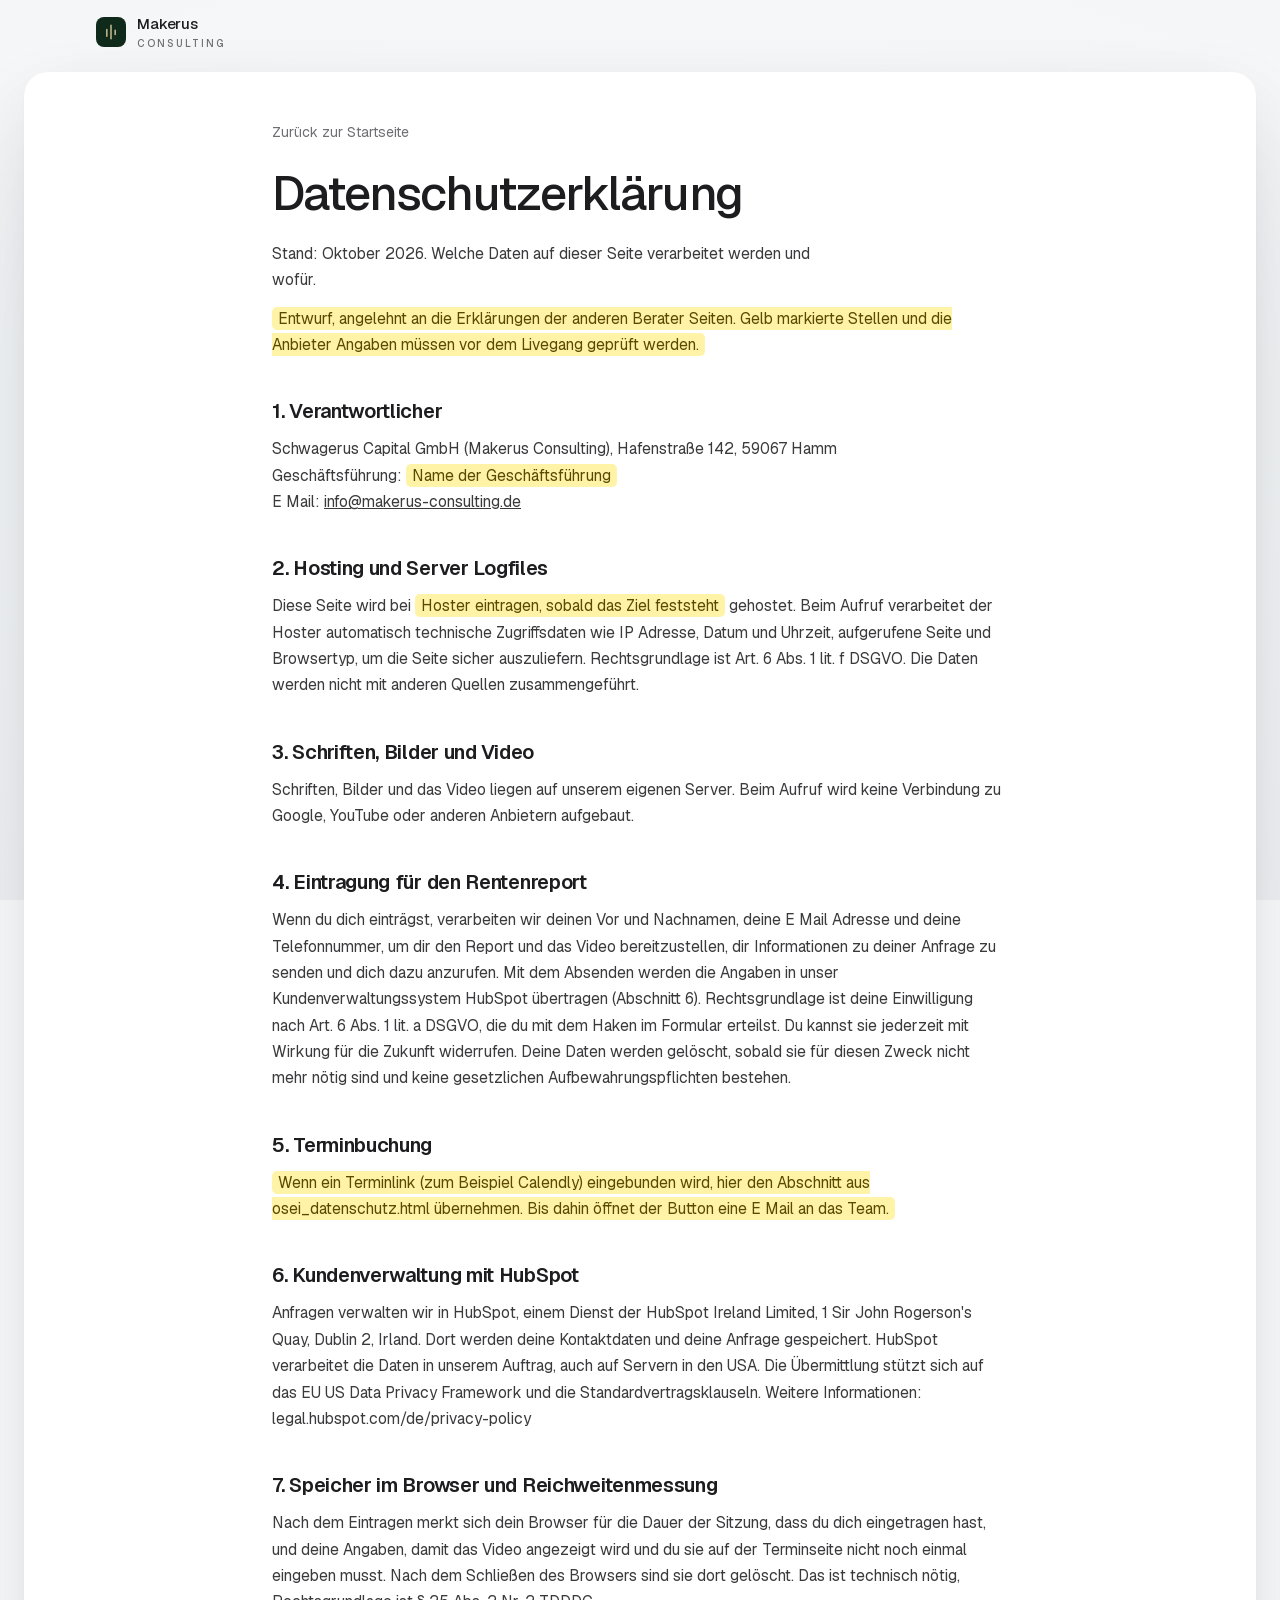
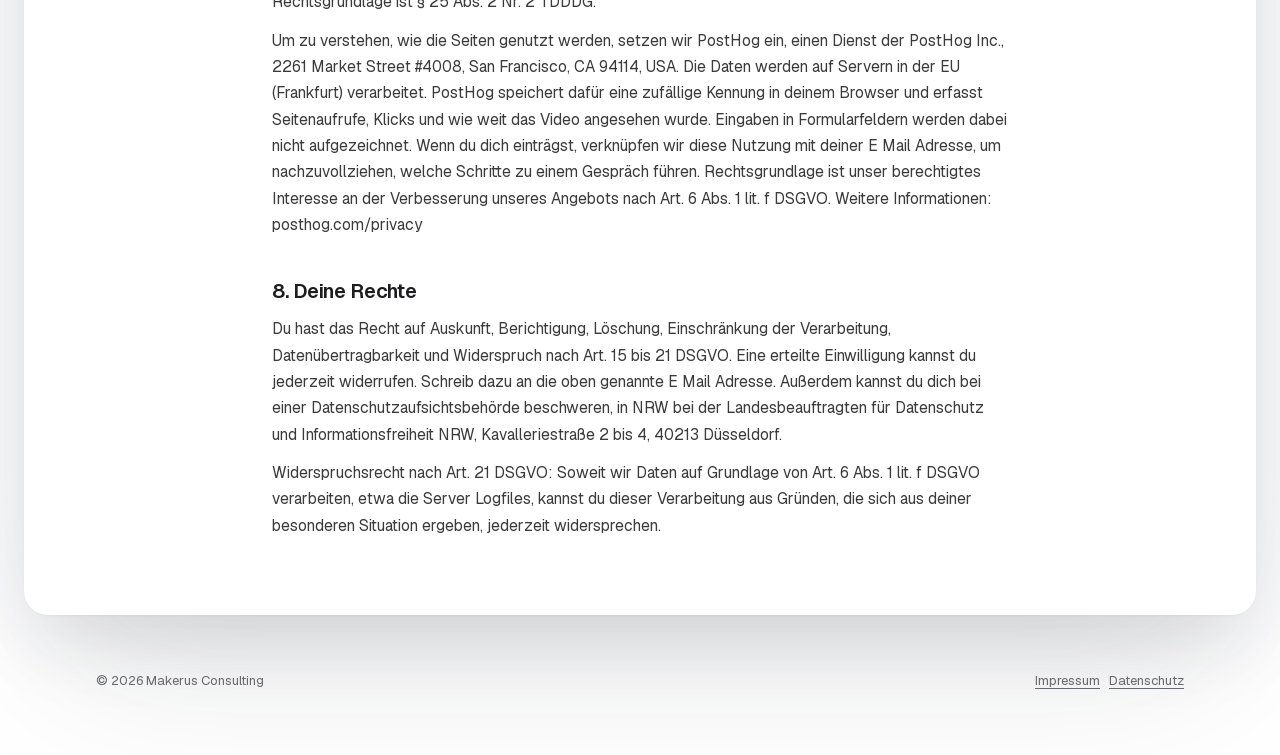
<file: datenschutz.html>
<!doctype html>
<html lang="de">
<head>
<meta charset="utf-8">
<meta name="viewport" content="width=device-width,initial-scale=1">
<title>Datenschutz · Makerus Consulting</title>
<meta name="robots" content="noindex,nofollow">
<link rel="icon" href="data:image/svg+xml,%3Csvg xmlns='http://www.w3.org/2000/svg' viewBox='0 0 32 32'%3E%3Crect width='32' height='32' rx='8' fill='%230f291a'/%3E%3Cg stroke='%23c8bd8f' stroke-width='2' stroke-linecap='round'%3E%3Cpath d='M10 22V12M16 24V8M22 20V13'/%3E%3C/g%3E%3C/svg%3E">
<link rel="stylesheet" href="assets/site.css">
</head>
<body>
<header class="site-header"><div class="wrap in">
  <a class="brand" href="index.html"><span class="mark"><svg viewBox="0 0 24 24" fill="none" stroke="#c8bd8f" stroke-width="1.8" stroke-linecap="round"><path d="M7 17V9M12 20V4M17 15V10"/></svg></span><span>Makerus<small>CONSULTING</small></span></a>
</div></header>
<main class="sheet"><div class="wrap"><article class="doc">
<a class="back" href="index.html">Zurück zur Startseite</a>
<h1 class="display">Datenschutzerklärung</h1>
<p class="lead">Stand: Oktober 2026. Welche Daten auf dieser Seite verarbeitet werden und wofür.</p>
<p class="small"><mark class="luecke">Entwurf, angelehnt an die Erklärungen der anderen Berater Seiten. Gelb markierte Stellen und die Anbieter Angaben müssen vor dem Livegang geprüft werden.</mark></p>

<h2>1. Verantwortlicher</h2>
<p>Schwagerus Capital GmbH (Makerus Consulting), Hafenstraße 142, 59067 Hamm<br>Geschäftsführung: <mark class="luecke">Name der Geschäftsführung</mark><br>E Mail: <a data-mail href="#">info@makerus-consulting.de</a></p>

<h2>2. Hosting und Server Logfiles</h2>
<p>Diese Seite wird bei <mark class="luecke">Hoster eintragen, sobald das Ziel feststeht</mark> gehostet. Beim Aufruf verarbeitet der Hoster automatisch technische Zugriffsdaten wie IP Adresse, Datum und Uhrzeit, aufgerufene Seite und Browsertyp, um die Seite sicher auszuliefern. Rechtsgrundlage ist Art. 6 Abs. 1 lit. f DSGVO. Die Daten werden nicht mit anderen Quellen zusammengeführt.</p>

<h2>3. Schriften, Bilder und Video</h2>
<p>Schriften, Bilder und das Video liegen auf unserem eigenen Server. Beim Aufruf wird keine Verbindung zu Google, YouTube oder anderen Anbietern aufgebaut.</p>

<h2>4. Eintragung für den Rentenreport</h2>
<p>Wenn du dich einträgst, verarbeiten wir deinen Vor und Nachnamen, deine E Mail Adresse und deine Telefonnummer, um dir den Report und das Video bereitzustellen, dir Informationen zu deiner Anfrage zu senden und dich dazu anzurufen. Mit dem Absenden werden die Angaben in unser Kundenverwaltungssystem HubSpot übertragen (Abschnitt 6). Rechtsgrundlage ist deine Einwilligung nach Art. 6 Abs. 1 lit. a DSGVO, die du mit dem Haken im Formular erteilst. Du kannst sie jederzeit mit Wirkung für die Zukunft widerrufen. Deine Daten werden gelöscht, sobald sie für diesen Zweck nicht mehr nötig sind und keine gesetzlichen Aufbewahrungspflichten bestehen.</p>

<h2>5. Terminbuchung</h2>
<p><mark class="luecke">Wenn ein Terminlink (zum Beispiel Calendly) eingebunden wird, hier den Abschnitt aus osei_datenschutz.html übernehmen. Bis dahin öffnet der Button eine E Mail an das Team.</mark></p>

<h2>6. Kundenverwaltung mit HubSpot</h2>
<p>Anfragen verwalten wir in HubSpot, einem Dienst der HubSpot Ireland Limited, 1 Sir John Rogerson's Quay, Dublin 2, Irland. Dort werden deine Kontaktdaten und deine Anfrage gespeichert. HubSpot verarbeitet die Daten in unserem Auftrag, auch auf Servern in den USA. Die Übermittlung stützt sich auf das EU US Data Privacy Framework und die Standardvertragsklauseln. Weitere Informationen: legal.hubspot.com/de/privacy-policy</p>

<h2>7. Speicher im Browser und Reichweitenmessung</h2>
<p>Nach dem Eintragen merkt sich dein Browser für die Dauer der Sitzung, dass du dich eingetragen hast, und deine Angaben, damit das Video angezeigt wird und du sie auf der Terminseite nicht noch einmal eingeben musst. Nach dem Schließen des Browsers sind sie dort gelöscht. Das ist technisch nötig, Rechtsgrundlage ist § 25 Abs. 2 Nr. 2 TDDDG.</p>
<p>Um zu verstehen, wie die Seiten genutzt werden, setzen wir PostHog ein, einen Dienst der PostHog Inc., 2261 Market Street #4008, San Francisco, CA 94114, USA. Die Daten werden auf Servern in der EU (Frankfurt) verarbeitet. PostHog speichert dafür eine zufällige Kennung in deinem Browser und erfasst Seitenaufrufe, Klicks und wie weit das Video angesehen wurde. Eingaben in Formularfeldern werden dabei nicht aufgezeichnet. Wenn du dich einträgst, verknüpfen wir diese Nutzung mit deiner E Mail Adresse, um nachzuvollziehen, welche Schritte zu einem Gespräch führen. Rechtsgrundlage ist unser berechtigtes Interesse an der Verbesserung unseres Angebots nach Art. 6 Abs. 1 lit. f DSGVO. Weitere Informationen: posthog.com/privacy</p>

<h2>8. Deine Rechte</h2>
<p>Du hast das Recht auf Auskunft, Berichtigung, Löschung, Einschränkung der Verarbeitung, Datenübertragbarkeit und Widerspruch nach Art. 15 bis 21 DSGVO. Eine erteilte Einwilligung kannst du jederzeit widerrufen. Schreib dazu an die oben genannte E Mail Adresse. Außerdem kannst du dich bei einer Datenschutzaufsichtsbehörde beschweren, in NRW bei der Landesbeauftragten für Datenschutz und Informationsfreiheit NRW, Kavalleriestraße 2 bis 4, 40213 Düsseldorf.</p>
<p>Widerspruchsrecht nach Art. 21 DSGVO: Soweit wir Daten auf Grundlage von Art. 6 Abs. 1 lit. f DSGVO verarbeiten, etwa die Server Logfiles, kannst du dieser Verarbeitung aus Gründen, die sich aus deiner besonderen Situation ergeben, jederzeit widersprechen.</p>

</article></div></main>
<footer class="site-footer"><div class="row"><div>© 2026 Makerus Consulting</div><div><a href="impressum.html">Impressum</a> &nbsp; <a href="datenschutz.html">Datenschutz</a></div></div></footer>
<script src="assets/config.js"></script><script src="assets/site.js"></script>
</body>
</html>
</file>
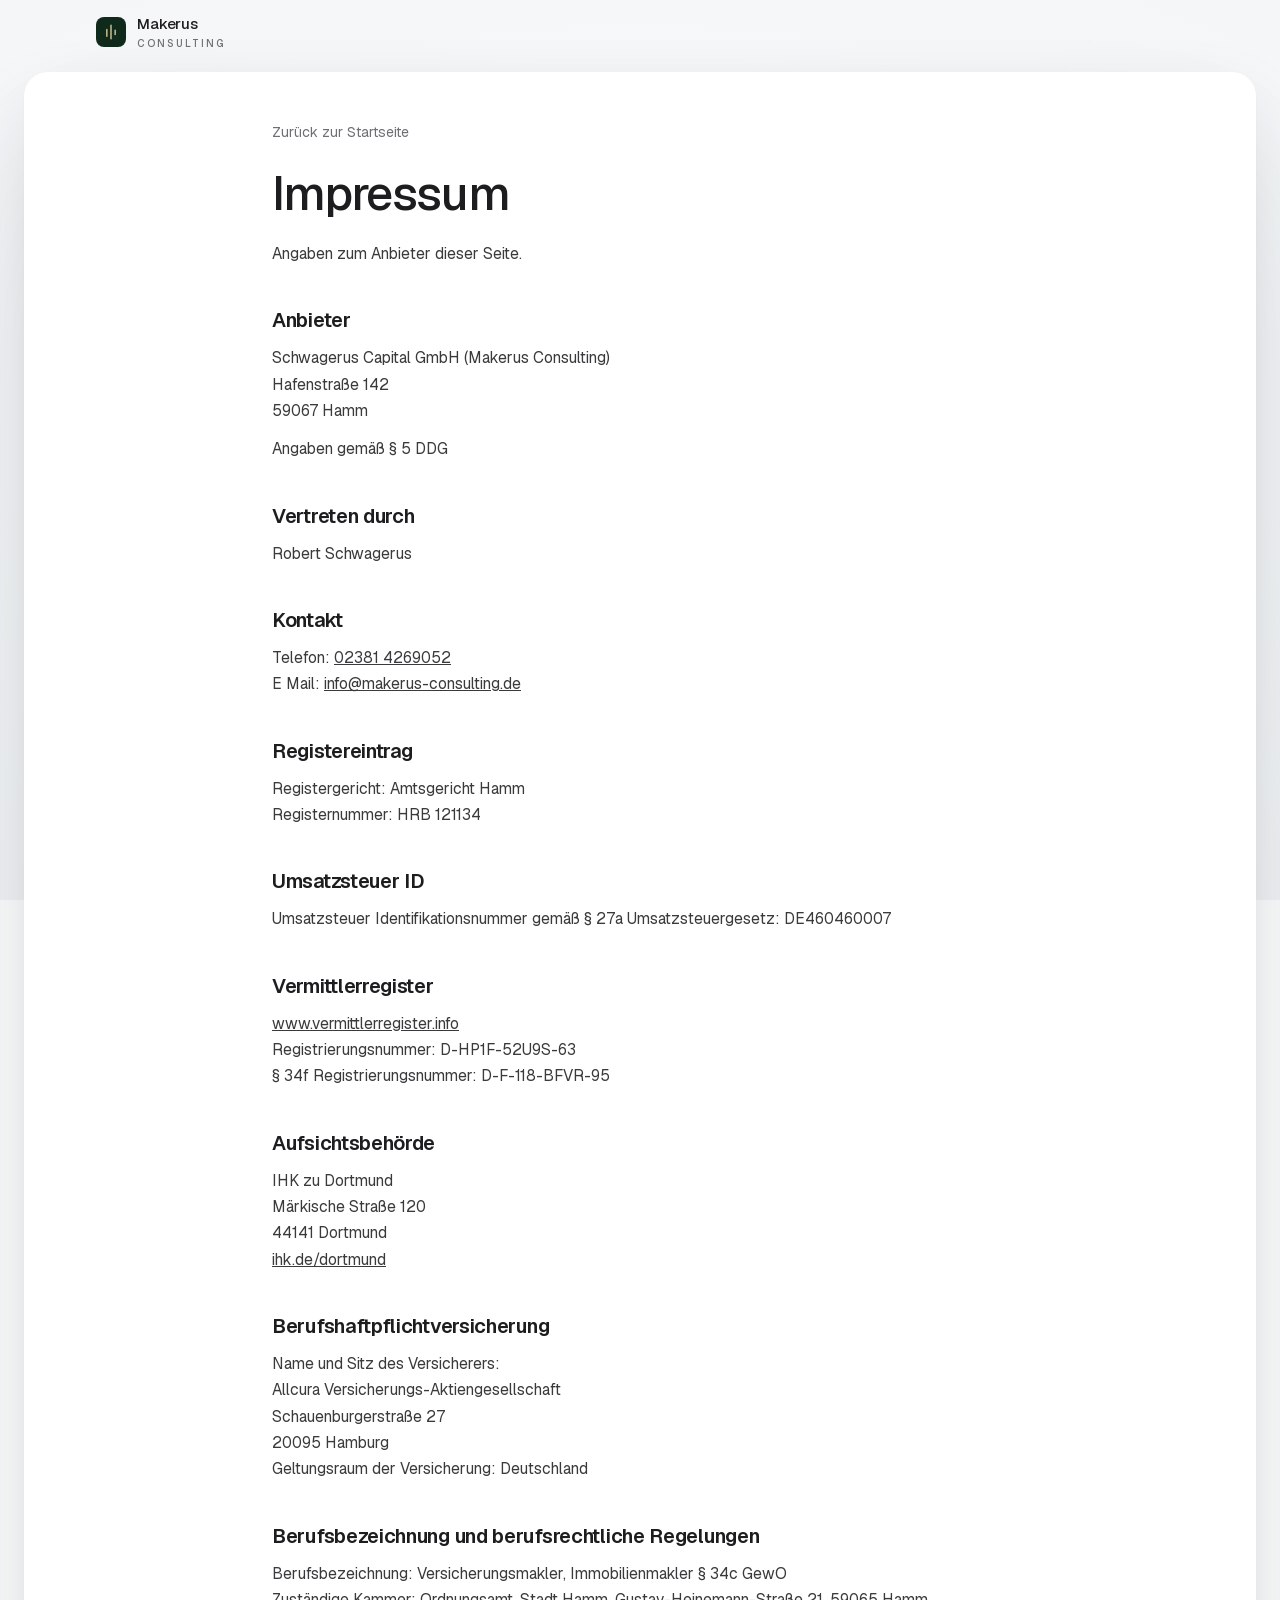
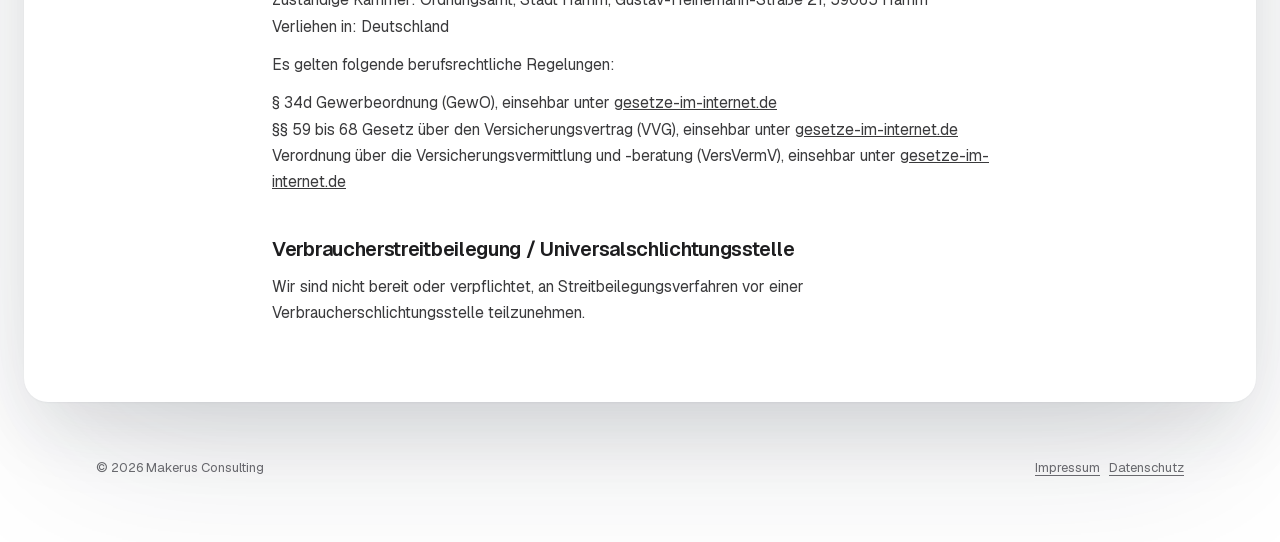
<file: impressum.html>
<!doctype html>
<html lang="de">
<head>
<meta charset="utf-8">
<meta name="viewport" content="width=device-width,initial-scale=1">
<title>Impressum · Makerus Consulting</title>
<meta name="robots" content="noindex,nofollow">
<link rel="icon" href="data:image/svg+xml,%3Csvg xmlns='http://www.w3.org/2000/svg' viewBox='0 0 32 32'%3E%3Crect width='32' height='32' rx='8' fill='%230f291a'/%3E%3Cg stroke='%23c8bd8f' stroke-width='2' stroke-linecap='round'%3E%3Cpath d='M10 22V12M16 24V8M22 20V13'/%3E%3C/g%3E%3C/svg%3E">
<link rel="stylesheet" href="assets/site.css">
</head>
<body>
<header class="site-header"><div class="wrap in">
  <a class="brand" href="index.html"><span class="mark"><svg viewBox="0 0 24 24" fill="none" stroke="#c8bd8f" stroke-width="1.8" stroke-linecap="round"><path d="M7 17V9M12 20V4M17 15V10"/></svg></span><span>Makerus<small>CONSULTING</small></span></a>
</div></header>
<main class="sheet"><div class="wrap"><article class="doc">
<a class="back" href="index.html">Zurück zur Startseite</a>
<h1 class="display">Impressum</h1>
<p class="lead">Angaben zum Anbieter dieser Seite.</p>

<h2>Anbieter</h2>
<p>Schwagerus Capital GmbH (Makerus Consulting)<br>Hafenstraße 142<br>59067 Hamm</p>
<p>Angaben gemäß § 5 DDG</p>

<h2>Vertreten durch</h2>
<p>Robert Schwagerus</p>

<h2>Kontakt</h2>
<p>Telefon: <a href="tel:+4923814269052">02381 4269052</a><br>E Mail: <a data-mail href="#">info@makerus-consulting.de</a></p>

<h2>Registereintrag</h2>
<p>Registergericht: Amtsgericht Hamm<br>Registernummer: HRB 121134</p>

<h2>Umsatzsteuer ID</h2>
<p>Umsatzsteuer Identifikationsnummer gemäß § 27a Umsatzsteuergesetz: DE460460007</p>

<h2>Vermittlerregister</h2>
<p><a href="https://www.vermittlerregister.info" target="_blank" rel="noopener">www.vermittlerregister.info</a><br>Registrierungsnummer: D-HP1F-52U9S-63<br>§ 34f Registrierungsnummer: D-F-118-BFVR-95</p>

<h2>Aufsichtsbehörde</h2>
<p>IHK zu Dortmund<br>Märkische Straße 120<br>44141 Dortmund<br><a href="https://ihk.de/dortmund/" target="_blank" rel="noopener">ihk.de/dortmund</a></p>

<h2>Berufshaftpflichtversicherung</h2>
<p>Name und Sitz des Versicherers:<br>Allcura Versicherungs-Aktiengesellschaft<br>Schauenburgerstraße 27<br>20095 Hamburg<br>Geltungsraum der Versicherung: Deutschland</p>

<h2>Berufsbezeichnung und berufsrechtliche Regelungen</h2>
<p>Berufsbezeichnung: Versicherungsmakler, Immobilienmakler § 34c GewO<br>Zuständige Kammer: Ordnungsamt, Stadt Hamm, Gustav-Heinemann-Straße 21, 59065 Hamm<br>Verliehen in: Deutschland</p>
<p>Es gelten folgende berufsrechtliche Regelungen:</p>
<p>§ 34d Gewerbeordnung (GewO), einsehbar unter <a href="https://www.gesetze-im-internet.de/gewo/__34d.html" target="_blank" rel="noopener">gesetze-im-internet.de</a><br>§§ 59 bis 68 Gesetz über den Versicherungsvertrag (VVG), einsehbar unter <a href="https://www.gesetze-im-internet.de/vvg_2008/__59.html" target="_blank" rel="noopener">gesetze-im-internet.de</a><br>Verordnung über die Versicherungsvermittlung und -beratung (VersVermV), einsehbar unter <a href="https://www.gesetze-im-internet.de/versvermv_2018/BJNR248310018.html" target="_blank" rel="noopener">gesetze-im-internet.de</a></p>

<h2>Verbraucherstreitbeilegung / Universalschlichtungsstelle</h2>
<p>Wir sind nicht bereit oder verpflichtet, an Streitbeilegungsverfahren vor einer Verbraucherschlichtungsstelle teilzunehmen.</p>

</article></div></main>
<footer class="site-footer"><div class="row"><div>© 2026 Makerus Consulting</div><div><a href="impressum.html">Impressum</a> &nbsp; <a href="datenschutz.html">Datenschutz</a></div></div></footer>
<script src="assets/config.js"></script><script src="assets/site.js"></script>
</body>
</html>
</file>
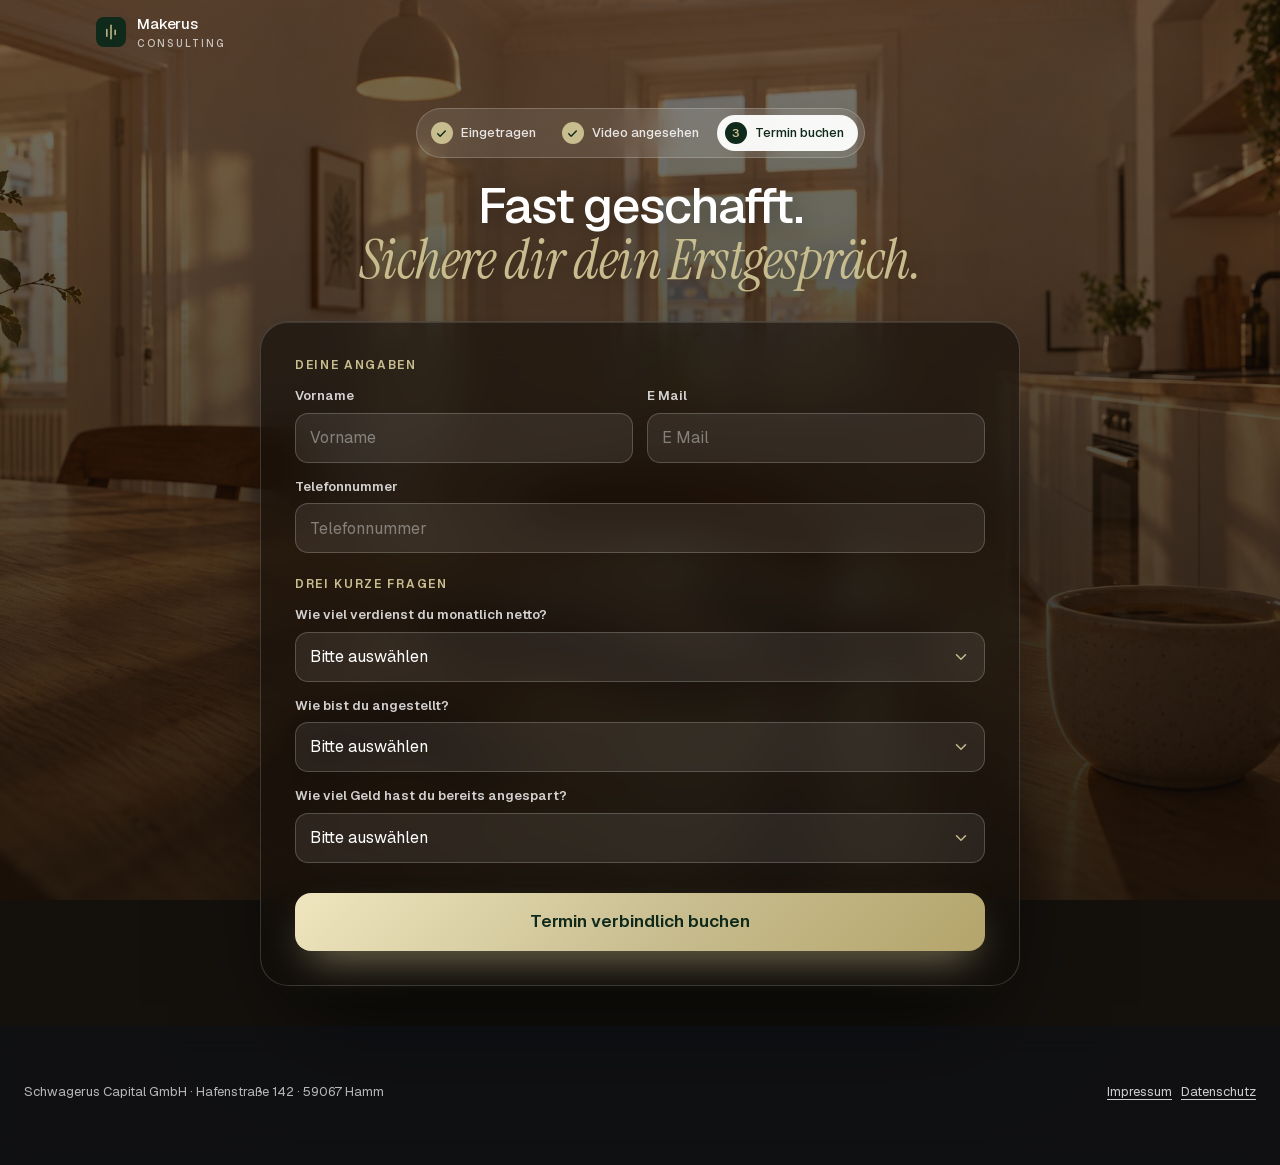
<file: termin.html>
<!doctype html>
<html lang="de">
<head>
<meta charset="utf-8">
<meta name="robots" content="noai, noimageai">
<meta name="viewport" content="width=device-width,initial-scale=1">
<title>Termin buchen · Makerus Consulting</title>
<meta name="referrer" content="strict-origin-when-cross-origin">
<meta name="theme-color" content="#14110d">
<link rel="icon" href="data:image/svg+xml,%3Csvg xmlns='http://www.w3.org/2000/svg' viewBox='0 0 32 32'%3E%3Crect width='32' height='32' rx='8' fill='%230f291a'/%3E%3Cg stroke='%23c8bd8f' stroke-width='2' stroke-linecap='round'%3E%3Cpath d='M10 22V12M16 24V8M22 20V13'/%3E%3C/g%3E%3C/svg%3E">
<!-- PostHog: dasselbe Projekt wie steuern-sparen und start/analyse.html, damit der Funnel als eine Person zählt (03.11.26) -->
<script>
    !function(t,e){var o,n,p,r;e.__SV||(window.posthog=e,e._i=[],e.init=function(i,s,a){function g(t,e){var o=e.split(".");2==o.length&&(t=t[o[0]],e=o[1]),t[e]=function(){t.push([e].concat(Array.prototype.slice.call(arguments,0)))}}(p=t.createElement("script")).type="text/javascript",p.crossOrigin="anonymous",p.async=!0,p.src=s.api_host.replace(".i.posthog.com","-assets.i.posthog.com")+"/static/array.js",(r=t.getElementsByTagName("script")[0]).parentNode.insertBefore(p,r);var u=e;for(void 0!==a?u=e[a]=[]:a="posthog",u.people=u.people||[],u.toString=function(t){var e="posthog";return"posthog"!==a&&(e+="."+a),t||(e+=" (stub)"),e},u.people.toString=function(){return u.toString(1)+".people (stub)"},o="init capture register register_once register_for_session unregister unregister_for_session getFeatureFlag getFeatureFlagPayload isFeatureEnabled reloadFeatureFlags updateEarlyAccessFeatureEnrollment getEarlyAccessFeatures on onFeatureFlags onSessionId getSurveys getActiveMatchingSurveys renderSurvey canRenderSurvey getNextSurveyStep identify setPersonProperties group resetGroups setPersonPropertiesForFlags resetPersonPropertiesForFlags setGroupPropertiesForFlags resetGroupPropertiesForFlags reset get_distinct_id getGroups get_session_id get_session_replay_url alias set_config startSessionRecording stopSessionRecording sessionRecordingStarted captureException loadToolbar get_property getSessionProperty createPersonProfile opt_in_capturing opt_out_capturing has_opted_in_capturing has_opted_out_capturing clear_opt_in_out_capturing debug".split(" "),n=0;n<o.length;n++)g(u,o[n]);e._i.push([i,s,a])},e.__SV=1)}(document,window.posthog||[]);
    posthog.init('phc_BCFSFfumSXa8aHAGkWzammvNik8RtVym6rZSVhaobeat', {
      api_host: 'https://eu.i.posthog.com',
      person_profiles: 'identified_only',
      autocapture: true,
      capture_pageview: true,
      capture_pageleave: true,
      capture_exceptions: true,
      session_recording: { maskAllInputs: true }
    });
  </script>
<link rel="preload" href="assets/fonts/geist-latin.woff2" as="font" type="font/woff2" crossorigin>
<link rel="stylesheet" href="assets/site.css">
<link rel="stylesheet" href="assets/walk.css">
<link rel="stylesheet" href="assets/vermieter-video.css">
<link rel="stylesheet" href="assets/analyse.css">
<link rel="stylesheet" href="assets/termin.css">
</head>
<body class="walk-body">
<!-- Seite 3 Vermieter Funnel nach Simons Briefing (Robert Funnel Briefing Kerim.md, 03.11.26) -->
<div class="walk-bg mv-bg" aria-hidden="true">
  <img class="mv-room" src="assets/img/film/kueche_neu.jpg" alt="" fetchpriority="high">
  <div class="walk-shade"></div>
</div>

<header class="site-header">
  <div class="wrap in">
    <span class="brand">
      <span class="mark"><svg viewBox="0 0 24 24" fill="none" stroke="#c8bd8f" stroke-width="1.8" stroke-linecap="round"><path d="M7 17V9M12 20V4M17 15V10"/></svg></span>
      <span>Makerus<small>CONSULTING</small></span>
    </span>
  </div>
</header>

<main class="sheet walk-page an-page">
  <section class="an-hero">
    <div class="wrap">
      <ol class="mv-steps" aria-label="Dein Fortschritt">
        <li class="done"><i><svg viewBox="0 0 24 24" fill="none" stroke="currentColor" stroke-width="2.6" stroke-linecap="round" stroke-linejoin="round"><path d="M5 12.5l4.5 4.5L19 7.5"/></svg></i><span>Eingetragen</span></li>
        <li class="done"><i><svg viewBox="0 0 24 24" fill="none" stroke="currentColor" stroke-width="2.6" stroke-linecap="round" stroke-linejoin="round"><path d="M5 12.5l4.5 4.5L19 7.5"/></svg></i><span>Video angesehen</span></li>
        <li class="now"><i>3</i><span>Termin buchen</span></li>
      </ol>
      <h1 class="display tm-h1"><span style="display:block" data-hi>Fast geschafft.</span><span class="tail" style="display:block">Sichere dir dein Erstgespräch.</span></h1>

      <div class="an-card" id="tmCard">
        <!-- Schritt A: Angaben + 3 Fragen -->
        <form id="tmForm" novalidate>
          <p class="tm-label">Deine Angaben</p>
          <div class="form-grid tm-grid">
            <div class="form-group" data-req><label for="tmVorname">Vorname</label><input id="tmVorname" type="text" autocomplete="given-name" placeholder="Vorname"></div>
            <div class="form-group" data-req><label for="tmMail">E Mail</label><input id="tmMail" type="email" autocomplete="email" inputmode="email" placeholder="E Mail"></div>
            <div class="form-group tm-full" data-req><label for="tmTel">Telefonnummer</label><input id="tmTel" type="tel" autocomplete="tel" inputmode="tel" placeholder="Telefonnummer"></div>
          </div>
          <p class="tm-label">Drei kurze Fragen</p>
          <div class="form-grid tm-grid">
          <div class="form-group tm-full" data-req>
            <label for="tmNetto">Wie viel verdienst du monatlich netto?</label>
            <select id="tmNetto" required><option value="" selected disabled>Bitte auswählen</option><option>Unter 2.400 €</option><option>2.400 bis 4.000 €</option><option>4.000 bis 5.000 €</option><option>Über 5.000 €</option></select>
          </div>
          <div class="form-group tm-full" data-req>
            <label for="tmVertrag">Wie bist du angestellt?</label>
            <select id="tmVertrag" required><option value="" selected disabled>Bitte auswählen</option><option>Unbefristet, Probezeit vorbei</option><option>Unbefristet, noch in der Probezeit</option><option>Befristet</option><option>Selbstständig</option><option>Ausbildung, Studium oder auf Jobsuche</option></select>
          </div>
          <div class="form-group tm-full" data-req>
            <label for="tmKapital">Wie viel Geld hast du bereits angespart?</label>
            <select id="tmKapital" required><option value="" selected disabled>Bitte auswählen</option><option>Unter 5.000 €</option><option>5.000 bis 20.000 €</option><option>20.000 bis 50.000 €</option><option>Über 50.000 €</option></select>
          </div>
          </div>
          <button type="submit" class="form-submit" id="tmBtn">Termin verbindlich buchen</button>
          <div class="form-error" id="tmErr" role="alert"></div>
        </form>

        <!-- Schritt B: Kalender -->
        <div class="tm-cal" id="tmCal" hidden>
          <h2 class="tm-h2">Wähle jetzt deinen Termin.</h2>
          <p class="screen-sub">Freie Zeiten der Berater aus Roberts Team. 30 Minuten, kostenfrei und unverbindlich.</p>
          <div id="tmCalBox" class="tm-calbox"></div>
        </div>

        <!-- Schritt B2: passt nicht, Steuerguide statt Termin -->
        <div class="thanks tm-no" id="tmNo" hidden>
          <div class="thanks-check tm-book"><svg viewBox="0 0 24 24" fill="none" stroke="currentColor" stroke-width="2" stroke-linecap="round" stroke-linejoin="round"><path d="M4 5.5A2.5 2.5 0 016.5 3H20v16H6.5A2.5 2.5 0 004 21.5z"/><path d="M4 5.5v16"/><path d="M9 7h7M9 11h5"/></svg></div>
          <h2 class="tm-h2">Ein Termin passt gerade leider noch nicht.</h2>
          <p>Für unser Modell setzen wir mindestens 2.400 € netto im Monat und einen unbefristeten Arbeitsvertrag voraus. Damit du trotzdem weiterkommst, schenken wir dir Roberts Steuerguide.</p>
          <div class="thanks-actions" style="margin-top:22px">
            <a class="thanks-btn primary" id="tmGuide" href="assets/Steuerguide_Robert_Schwagerus.pdf" download="Steuerguide_Robert_Schwagerus.pdf"><svg viewBox="0 0 24 24" fill="none" stroke="currentColor" stroke-width="2" stroke-linecap="round" stroke-linejoin="round"><path d="M12 4v11M7 11l5 5 5-5M5 20h14"/></svg>Steuerguide kostenfrei herunterladen</a>
          </div>
          <p class="tm-small">16 Seiten: wie Angestellte mit einer vermieteten Immobilie legal weniger Steuern zahlen.</p>
        </div>

        <!-- Schritt C: Bestätigung -->
        <div class="thanks" id="tmDone" hidden>
          <div class="thanks-check"><svg viewBox="0 0 24 24" fill="none" stroke="currentColor" stroke-width="2.6" stroke-linecap="round" stroke-linejoin="round"><path d="M5 12.5l4.5 4.5L19 7.5"/></svg></div>
          <h2 class="tm-h2">Dein Termin ist gebucht.</h2>
          <p>Du erhältst eine Bestätigung per E Mail.</p>
        </div>
      </div>
    </div>
  </section>
</main>

<footer class="site-footer">
  <div class="row">
    <div>Schwagerus Capital GmbH · Hafenstraße 142 · 59067 Hamm</div>
    <div><a href="https://www.makerus-consulting.de/impressum" target="_blank" rel="noopener">Impressum</a> &nbsp; <a href="https://www.makerus-consulting.de/datenschutz" target="_blank" rel="noopener">Datenschutz</a></div>
  </div>
</footer>

<script src="assets/config.js"></script>
<script src="assets/termin.js"></script>
</body>
</html>
</file>
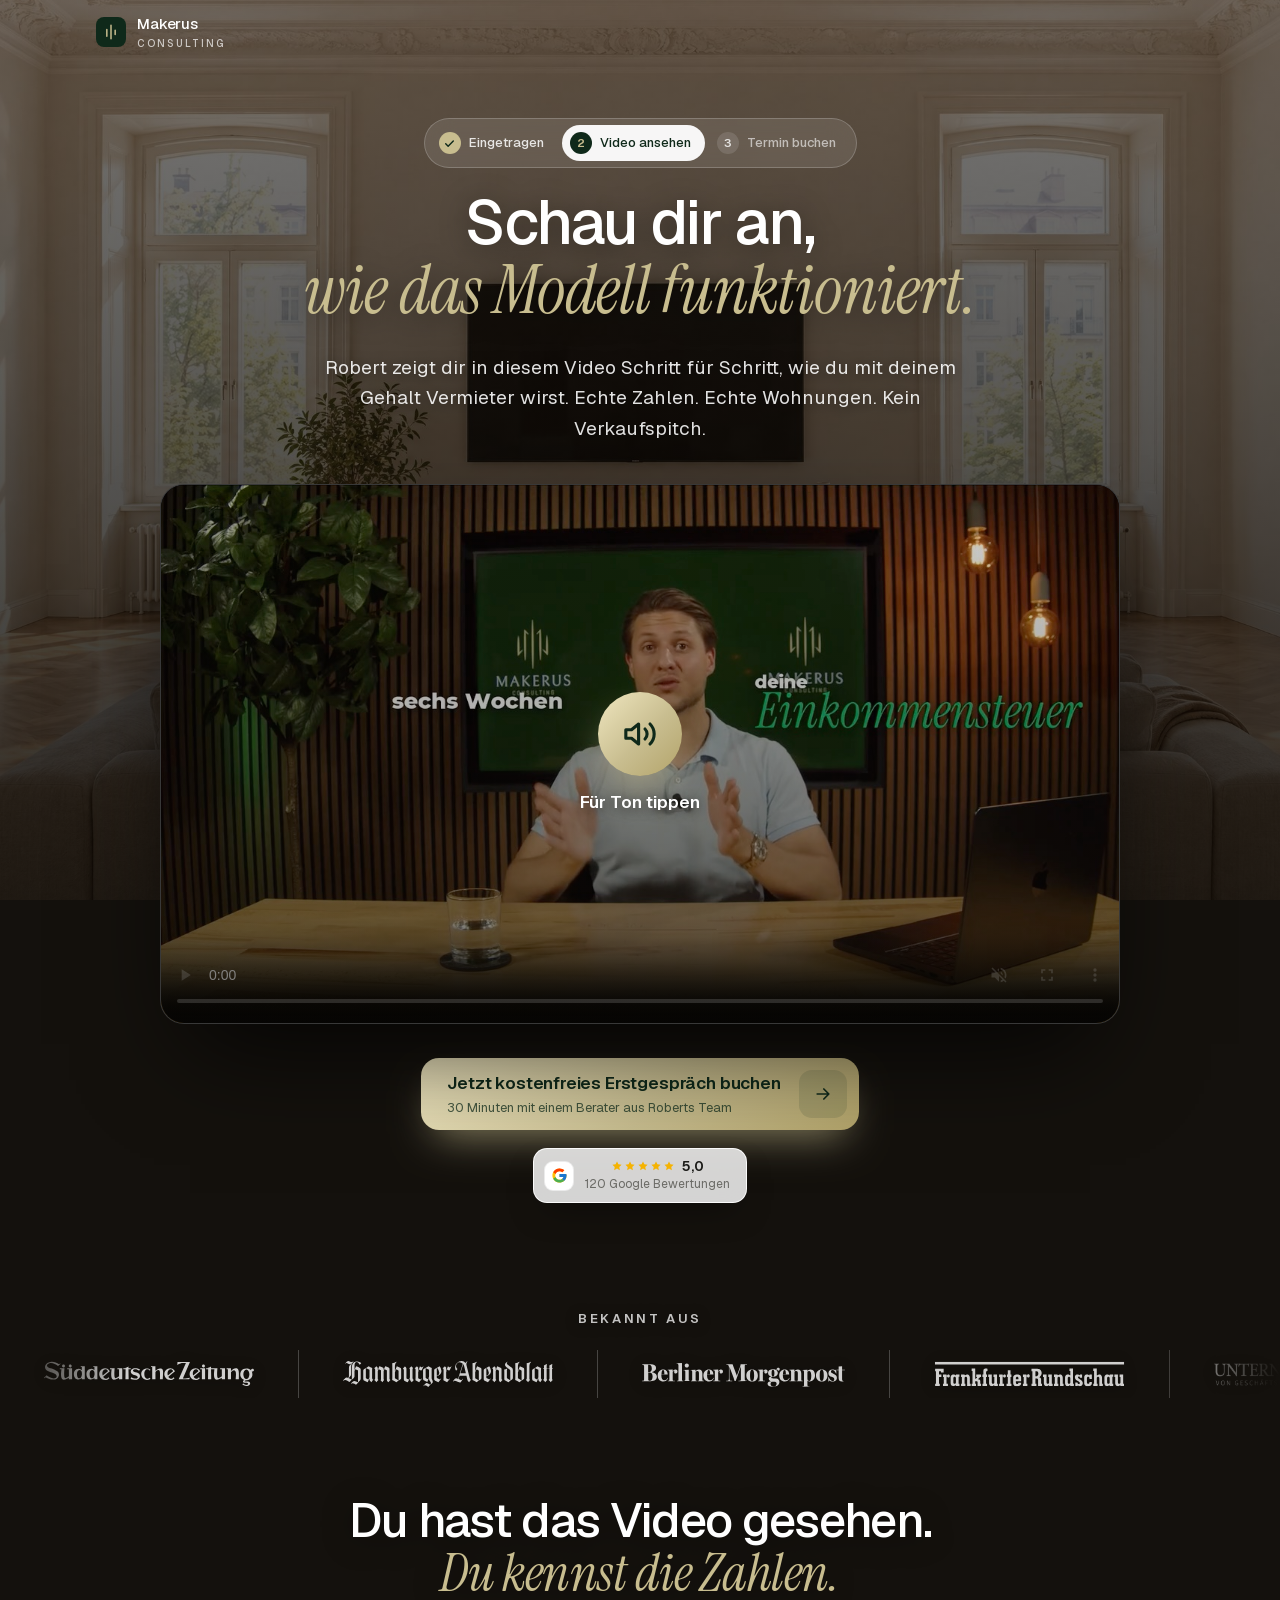
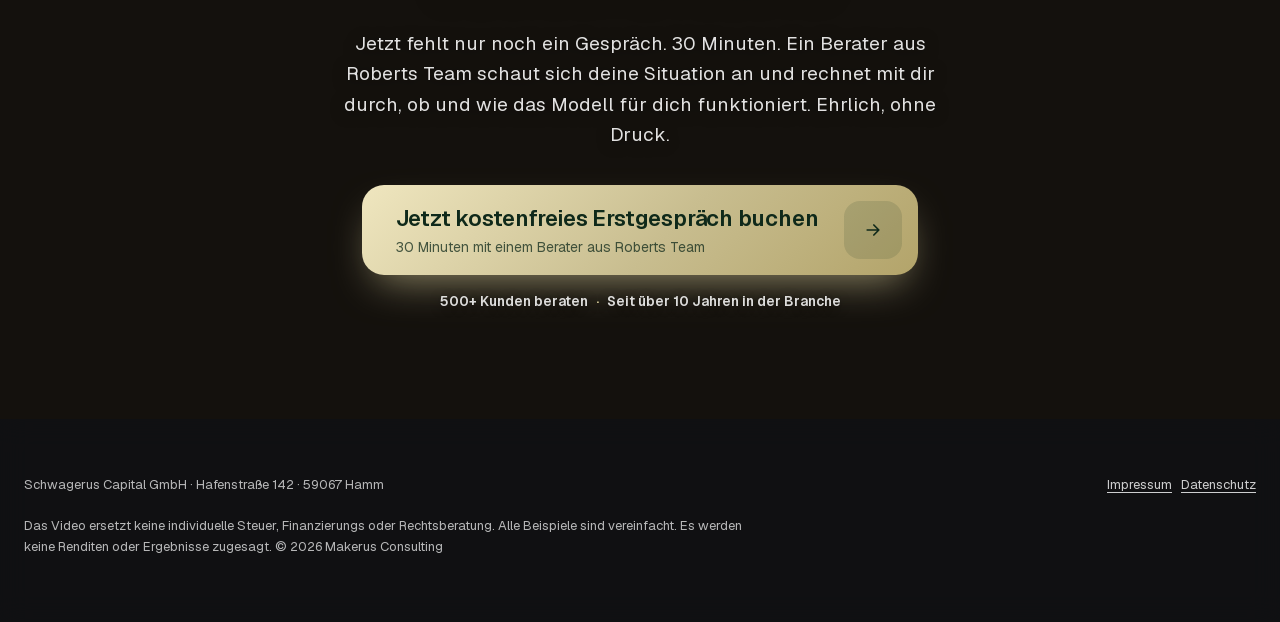
<file: video.html>
<!doctype html>
<html lang="de">
<head>
<meta charset="utf-8">
<meta name="robots" content="noai, noimageai">
<meta name="viewport" content="width=device-width,initial-scale=1">
<title>Das Video · Makerus Consulting</title>
<meta name="description" content="Robert Schwagerus zeigt dir Schritt für Schritt, wie du mit deinem Gehalt Vermieter wirst.">
<meta name="referrer" content="strict-origin-when-cross-origin">
<meta name="theme-color" content="#14110d">
<link rel="icon" href="data:image/svg+xml,%3Csvg xmlns='http://www.w3.org/2000/svg' viewBox='0 0 32 32'%3E%3Crect width='32' height='32' rx='8' fill='%230f291a'/%3E%3Cg stroke='%23c8bd8f' stroke-width='2' stroke-linecap='round'%3E%3Cpath d='M10 22V12M16 24V8M22 20V13'/%3E%3C/g%3E%3C/svg%3E">
<!-- PostHog: dasselbe Projekt wie steuern-sparen und start/analyse.html, damit der Funnel als eine Person zählt (03.11.26) -->
<script>
    !function(t,e){var o,n,p,r;e.__SV||(window.posthog=e,e._i=[],e.init=function(i,s,a){function g(t,e){var o=e.split(".");2==o.length&&(t=t[o[0]],e=o[1]),t[e]=function(){t.push([e].concat(Array.prototype.slice.call(arguments,0)))}}(p=t.createElement("script")).type="text/javascript",p.crossOrigin="anonymous",p.async=!0,p.src=s.api_host.replace(".i.posthog.com","-assets.i.posthog.com")+"/static/array.js",(r=t.getElementsByTagName("script")[0]).parentNode.insertBefore(p,r);var u=e;for(void 0!==a?u=e[a]=[]:a="posthog",u.people=u.people||[],u.toString=function(t){var e="posthog";return"posthog"!==a&&(e+="."+a),t||(e+=" (stub)"),e},u.people.toString=function(){return u.toString(1)+".people (stub)"},o="init capture register register_once register_for_session unregister unregister_for_session getFeatureFlag getFeatureFlagPayload isFeatureEnabled reloadFeatureFlags updateEarlyAccessFeatureEnrollment getEarlyAccessFeatures on onFeatureFlags onSessionId getSurveys getActiveMatchingSurveys renderSurvey canRenderSurvey getNextSurveyStep identify setPersonProperties group resetGroups setPersonPropertiesForFlags resetPersonPropertiesForFlags setGroupPropertiesForFlags resetGroupPropertiesForFlags reset get_distinct_id getGroups get_session_id get_session_replay_url alias set_config startSessionRecording stopSessionRecording sessionRecordingStarted captureException loadToolbar get_property getSessionProperty createPersonProfile opt_in_capturing opt_out_capturing has_opted_in_capturing has_opted_out_capturing clear_opt_in_out_capturing debug".split(" "),n=0;n<o.length;n++)g(u,o[n]);e._i.push([i,s,a])},e.__SV=1)}(document,window.posthog||[]);
    posthog.init('phc_BCFSFfumSXa8aHAGkWzammvNik8RtVym6rZSVhaobeat', {
      api_host: 'https://eu.i.posthog.com',
      person_profiles: 'identified_only',
      autocapture: true,
      capture_pageview: true,
      capture_pageleave: true,
      capture_exceptions: true,
      session_recording: { maskAllInputs: true }
    });
  </script>
<link rel="preload" href="assets/fonts/geist-latin.woff2" as="font" type="font/woff2" crossorigin>
<link rel="stylesheet" href="assets/site.css">
<link rel="stylesheet" href="assets/walk.css">
<link rel="stylesheet" href="assets/vermieter-video.css">
</head>
<body class="walk-body">
<div class="walk-bg mv-bg" aria-hidden="true">
  <img class="mv-room" src="assets/img/film/wohnzimmer_neu.jpg" alt="" fetchpriority="high">
  <div class="walk-shade"></div>
</div>

<header class="site-header">
  <div class="wrap in">
    <span class="brand" aria-label="Makerus Consulting">
      <span class="mark"><svg viewBox="0 0 24 24" fill="none" stroke="#c8bd8f" stroke-width="1.8" stroke-linecap="round"><path d="M7 17V9M12 20V4M17 15V10"/></svg></span>
      <span>Makerus<small>CONSULTING</small></span>
    </span>
  </div>
</header>

<main id="top" class="sheet walk-page">
  <!-- 1 Hero + Video: Aufbau nach steuern-sparen.makerus-consulting.de, Texte von Simon (Landing Page Vermieter.md) -->
  <section class="mv-hero">
    <div class="wrap">
      <ol class="mv-steps rv" aria-label="Dein Fortschritt">
        <li class="done"><i><svg viewBox="0 0 24 24" fill="none" stroke="currentColor" stroke-width="2.6" stroke-linecap="round" stroke-linejoin="round"><path d="M5 12.5l4.5 4.5L19 7.5"/></svg></i><span>Eingetragen</span></li>
        <li class="now"><i>2</i><span>Video ansehen</span></li>
        <li><i>3</i><span>Termin buchen</span></li>
      </ol>
      <p class="mv-hi rv" data-hi hidden></p>
      <h1 class="display rv" style="--delay:.05s">
        <span style="display:block">Schau dir an,</span>
        <span class="tail" style="display:block">wie das Modell funktioniert.</span>
      </h1>
      <p class="lead rv" style="--delay:.1s">Robert zeigt dir in diesem Video Schritt für Schritt, wie du mit deinem Gehalt Vermieter wirst. Echte Zahlen. Echte Wohnungen. Kein Verkaufspitch.</p>
      <div class="mv rv" style="--delay:.14s">
        <video id="mainVideo" poster="assets/img/robert-vermieter-poster.jpg" playsinline autoplay muted preload="auto" controls controlsList="nodownload" aria-label="Video von Robert Schwagerus">
          <source src="assets/video/robert-vermieter.mp4" type="video/mp4">
        </video>
        <div class="mv-sound" id="playOverlay" role="button" tabindex="0" aria-label="Ton einschalten">
          <span class="ic"><svg viewBox="0 0 24 24" fill="none" stroke="currentColor" stroke-width="2.2" stroke-linecap="round" stroke-linejoin="round"><path d="M11 5L6 9H2v6h4l5 4V5z"/><path d="M15.54 8.46a5 5 0 010 7.07"/><path d="M19.07 4.93a10 10 0 010 14.14"/></svg></span>
          <b>Für Ton tippen</b>
        </div>
      </div>
      <div class="cta-c rv" style="--delay:.18s" id="cta-video"><a class="vh-cta" data-cta="unter_video" href="termin.html"><span><b>Jetzt kostenfreies Erstgespräch buchen</b><small>30 Minuten mit einem Berater aus Roberts Team</small></span><span class="go"><svg viewBox="0 0 24 24" fill="none" stroke="currentColor" stroke-width="2" stroke-linecap="round" stroke-linejoin="round"><path d="M5 12h14M13 6l6 6-6 6"/></svg></span></a></div>
      <div class="mv-proof rv"><div class="g-chip"><span class="ci gw"><svg class="g" viewBox="0 0 48 48"><path fill="#FFC107" d="M43.6 20.5H42V20H24v8h11.3C33.7 32.7 29.2 36 24 36c-6.6 0-12-5.4-12-12s5.4-12 12-12c3.1 0 5.8 1.2 7.9 3.1l5.7-5.7C34.1 6.1 29.3 4 24 4 12.9 4 4 12.9 4 24s8.9 20 20 20 20-8.9 20-20c0-1.3-.1-2.4-.4-3.5z"/><path fill="#FF3D00" d="M6.3 14.7l6.6 4.8C14.7 15.1 19 12 24 12c3.1 0 5.8 1.2 7.9 3.1l5.7-5.7C34.1 6.1 29.3 4 24 4 16.3 4 9.7 8.3 6.3 14.7z"/><path fill="#4CAF50" d="M24 44c5.2 0 9.9-2 13.4-5.2l-6.2-5.2C29.2 35.1 26.7 36 24 36c-5.2 0-9.6-3.3-11.3-8l-6.5 5C9.5 39.6 16.2 44 24 44z"/><path fill="#1976D2" d="M43.6 20.5H42V20H24v8h11.3c-.8 2.2-2.2 4.2-4.1 5.6l6.2 5.2C37 39.2 44 34 44 24c0-1.3-.1-2.4-.4-3.5z"/></svg></span><span><b><span class="stars"><svg viewBox="0 0 24 24"><path d="M12 2.8l2.8 5.9 6.4.8-4.7 4.4 1.2 6.4L12 17.2l-5.7 3.1 1.2-6.4L2.8 9.5l6.4-.8z"/></svg><svg viewBox="0 0 24 24"><path d="M12 2.8l2.8 5.9 6.4.8-4.7 4.4 1.2 6.4L12 17.2l-5.7 3.1 1.2-6.4L2.8 9.5l6.4-.8z"/></svg><svg viewBox="0 0 24 24"><path d="M12 2.8l2.8 5.9 6.4.8-4.7 4.4 1.2 6.4L12 17.2l-5.7 3.1 1.2-6.4L2.8 9.5l6.4-.8z"/></svg><svg viewBox="0 0 24 24"><path d="M12 2.8l2.8 5.9 6.4.8-4.7 4.4 1.2 6.4L12 17.2l-5.7 3.1 1.2-6.4L2.8 9.5l6.4-.8z"/></svg><svg viewBox="0 0 24 24"><path d="M12 2.8l2.8 5.9 6.4.8-4.7 4.4 1.2 6.4L12 17.2l-5.7 3.1 1.2-6.4L2.8 9.5l6.4-.8z"/></svg></span> 5,0</b><small>120 Google Bewertungen</small></span></div></div>
    </div>
  </section>

  <!-- Belege: Bekannt aus wie index.html -->
  <section class="pr-band" aria-label="Bekannt aus">
    <p class="pr-title">Bekannt aus</p>
    <div class="pr-track"><ul class="pr-row"><li><span class="pr-logo"><img src="assets/img/presse/sz.svg" alt="Süddeutsche Zeitung" loading="lazy"></span></li><li><span class="pr-logo"><img src="assets/img/presse/abendblatt.svg" alt="Hamburger Abendblatt" loading="lazy"></span></li><li><span class="pr-logo"><img src="assets/img/presse/morgenpost.svg" alt="Berliner Morgenpost" loading="lazy"></span></li><li><span class="pr-logo"><img src="assets/img/presse/fr.svg" alt="Frankfurter Rundschau" loading="lazy"></span></li><li><span class="pr-logo"><img src="assets/img/presse/unternehmerjournal.png" alt="Unternehmerjournal" loading="lazy"></span></li><li><span class="pr-logo"><img src="assets/img/presse/gewinnermagazin.png" alt="Gewinner Magazin" loading="lazy"></span></li></ul><ul class="pr-row" aria-hidden="true"><li><span class="pr-logo"><img src="assets/img/presse/sz.svg" alt="Süddeutsche Zeitung" loading="lazy"></span></li><li><span class="pr-logo"><img src="assets/img/presse/abendblatt.svg" alt="Hamburger Abendblatt" loading="lazy"></span></li><li><span class="pr-logo"><img src="assets/img/presse/morgenpost.svg" alt="Berliner Morgenpost" loading="lazy"></span></li><li><span class="pr-logo"><img src="assets/img/presse/fr.svg" alt="Frankfurter Rundschau" loading="lazy"></span></li><li><span class="pr-logo"><img src="assets/img/presse/unternehmerjournal.png" alt="Unternehmerjournal" loading="lazy"></span></li><li><span class="pr-logo"><img src="assets/img/presse/gewinnermagazin.png" alt="Gewinner Magazin" loading="lazy"></span></li></ul></div>
  </section>

  <!-- 4 Finaler Knopf -->
  <section class="band" id="gespraech">
    <div class="wrap mv-end">
      <h2 class="display rv" style="--delay:.05s">
        <span style="display:block">Du hast das Video gesehen.</span>
        <span class="tail" style="display:block">Du kennst die Zahlen.</span>
      </h2>
      <p class="lead rv" style="--delay:.1s">Jetzt fehlt nur noch ein Gespräch. 30 Minuten. Ein Berater aus Roberts Team schaut sich deine Situation an und rechnet mit dir durch, ob und wie das Modell für dich funktioniert. Ehrlich, ohne Druck.</p>
      <div class="cta-c rv" style="--delay:.14s"><a class="vh-cta big" data-cta="ende" href="termin.html"><span><b>Jetzt kostenfreies Erstgespräch buchen</b><small>30 Minuten mit einem Berater aus Roberts Team</small></span><span class="go"><svg viewBox="0 0 24 24" fill="none" stroke="currentColor" stroke-width="2" stroke-linecap="round" stroke-linejoin="round"><path d="M5 12h14M13 6l6 6-6 6"/></svg></span></a></div>
      <p class="trust rv">500+ Kunden beraten<i>·</i>Seit über 10 Jahren in der Branche</p>
    </div>
  </section>
</main>

<div class="mv-sticky" id="mvSticky" aria-hidden="true"><a class="vh-cta" data-cta="leiste_handy" href="termin.html"><span><b>Jetzt kostenfreies Erstgespräch buchen</b><small>30 Minuten mit einem Berater aus Roberts Team</small></span><span class="go"><svg viewBox="0 0 24 24" fill="none" stroke="currentColor" stroke-width="2" stroke-linecap="round" stroke-linejoin="round"><path d="M5 12h14M13 6l6 6-6 6"/></svg></span></a></div>

<footer class="site-footer">
  <div class="row">
    <div>Schwagerus Capital GmbH · Hafenstraße 142 · 59067 Hamm</div>
    <div><a href="https://www.makerus-consulting.de/impressum" target="_blank" rel="noopener">Impressum</a> &nbsp; <a href="https://www.makerus-consulting.de/datenschutz" target="_blank" rel="noopener">Datenschutz</a></div>
  </div>
  <p class="legal">Das Video ersetzt keine individuelle Steuer, Finanzierungs oder Rechtsberatung. Alle Beispiele sind vereinfacht. Es werden keine Renditen oder Ergebnisse zugesagt. © 2026 Makerus Consulting</p>
</footer>

<script src="assets/config.js"></script>
<script src="assets/site.js"></script>
<script src="assets/vermieter-video.js"></script>
</body>
</html>
</file>
<file: assets/site.css>
/* Rentenreport Landingpage für Robert Schwagerus / Makerus Consulting.
   Gerüst von krmqntno.github.io: heller Studioboden, weißes Blatt mit weichem
   Schatten, Geist 500 eng gesetzt, grauer Instrument Serif Nachsatz.
   Farben von Makerus, aus dem Cover des Reports gemessen. */

@font-face{font-family:Geist;font-style:normal;font-weight:100 900;font-display:swap;src:url(fonts/geist-cyrillic.woff2) format("woff2");unicode-range:U+460-52F,U+1C80-1C8A,U+20B4,U+2DE0-2DFF,U+A640-A69F,U+FE2E-FE2F}
@font-face{font-family:Geist;font-style:normal;font-weight:100 900;font-display:swap;src:url(fonts/geist-latin-ext.woff2) format("woff2");unicode-range:U+100-2BA,U+2BD-2C5,U+2C7-2CC,U+2CE-2D7,U+2DD-2FF,U+304,U+308,U+329,U+1D00-1DBF,U+1E00-1E9F,U+1EF2-1EFF,U+2020,U+20A0-20AB,U+20AD-20C0,U+2113,U+2C60-2C7F,U+A720-A7FF}
@font-face{font-family:Geist;font-style:normal;font-weight:100 900;font-display:swap;src:url(fonts/geist-latin.woff2) format("woff2");unicode-range:U+??,U+131,U+152-153,U+2BB-2BC,U+2C6,U+2DA,U+2DC,U+304,U+308,U+329,U+2000-206F,U+20AC,U+2122,U+2191,U+2193,U+2212,U+2215,U+FEFF,U+FFFD}
@font-face{font-family:"Instrument Serif";font-style:italic;font-weight:400;font-display:swap;src:url(fonts/instrument-serif-italic-latin-ext.woff2) format("woff2");unicode-range:U+100-2BA,U+2BD-2C5,U+2C7-2CC,U+2CE-2D7,U+2DD-2FF,U+304,U+308,U+329,U+1D00-1DBF,U+1E00-1E9F,U+1EF2-1EFF,U+2020,U+20A0-20AB,U+20AD-20C0,U+2113,U+2C60-2C7F,U+A720-A7FF}
@font-face{font-family:"Instrument Serif";font-style:italic;font-weight:400;font-display:swap;src:url(fonts/instrument-serif-italic-latin.woff2) format("woff2");unicode-range:U+??,U+131,U+152-153,U+2BB-2BC,U+2C6,U+2DA,U+2DC,U+304,U+308,U+329,U+2000-206F,U+20AC,U+2122,U+2191,U+2193,U+2212,U+2215,U+FEFF,U+FFFD}

:root{
  --bg:#fff; --fg:#1d1d1f; --muted:#6e6e73; --border:#e5e5ea; --secondary:#f5f5f7;
  --page:#f2f3f6; --floor-mid:#f9fbfb; --tail:#8b8b92; --ink:26,33,51;
  --green:#0f291a; --green-2:#17402b; --green-3:#245a3c;
  --gold:#c8bd8f; --gold-ink:#7d7343; --gold-soft:#f4f0e1;
  --danger:#c0392b;
  --font-sans:Geist,-apple-system,BlinkMacSystemFont,"Helvetica Neue",Arial,sans-serif;
  --font-serif:"Instrument Serif",Georgia,serif;
}
*{box-sizing:border-box;border-color:var(--border)}
html{scroll-behavior:smooth;scroll-padding-top:5rem}
html,body{overflow-x:clip}
body{
  margin:0;color:var(--fg);font-family:var(--font-sans);-webkit-font-smoothing:antialiased;
  background:radial-gradient(120% 90% at 50% 45%,var(--floor-mid) 0%,var(--page) 100%) fixed;
  line-height:1.5;
}
img,video{max-width:100%;display:block}
a{color:inherit}
button{font:inherit;cursor:pointer}
.wrap{width:100%;max-width:72rem;margin:0 auto;padding:0 20px}
.hero-grid,.numbers,.teaser,.person,.vgrid,.paths,.cards,.next,.stats{grid-template-columns:minmax(0,1fr)}
@media(min-width:640px){.wrap{padding:0 32px}}

/* Typografie */
.display{font-weight:500;letter-spacing:-.035em;line-height:1.04;margin:0}
.tail{font-family:var(--font-serif);font-style:italic;font-weight:400;color:var(--tail);letter-spacing:-.01em;font-size:1.1em;line-height:1.05}
.display .tail{padding-bottom:.1em}
.eyebrow{font-size:12px;font-weight:600;letter-spacing:.16em;text-transform:uppercase;color:var(--gold-ink);margin:0 0 18px;display:flex;align-items:center;gap:10px}
.eyebrow::before{content:"";width:28px;height:2px;background:var(--gold);border-radius:2px}
h2.display{font-size:clamp(30px,4.6vw,48px)}
.lead{font-size:clamp(17px,2vw,19px);line-height:1.6;color:var(--muted);max-width:34rem;margin:0}
.small{font-size:13px;line-height:1.55;color:var(--muted)}
mark.luecke{background:#fff3a8;color:#5a4a00;padding:1px 6px;border-radius:5px}

/* Kopf */
.site-header{position:sticky;top:0;z-index:50;transition:background .25s,backdrop-filter .25s}
.site-header.scrolled{background:rgba(246,247,249,.78);backdrop-filter:blur(20px);-webkit-backdrop-filter:blur(20px)}
.site-header .in{display:flex;height:64px;align-items:center;justify-content:space-between}
.brand{display:inline-flex;align-items:center;gap:11px;text-decoration:none;font-size:15px;font-weight:500;letter-spacing:-.01em}
.mark{display:inline-flex;width:30px;height:30px;border-radius:8px;background:var(--green);align-items:center;justify-content:center}
.mark svg{width:20px;height:20px}
.brand small{display:block;font-size:10px;letter-spacing:.2em;color:var(--muted);font-weight:500;margin-top:1px}
.nav{display:none;gap:28px}
.nav a{font-size:14px;color:var(--muted);text-decoration:none;transition:color .2s}
.nav a:hover{color:var(--fg)}
@media(min-width:860px){.nav{display:flex}}
.pill-sm{display:none;height:38px;align-items:center;padding:0 18px;border-radius:999px;background:var(--green);color:#fff;font-size:14px;font-weight:500;text-decoration:none;transition:filter .2s}
.pill-sm:hover{filter:brightness(1.3)}
@media(min-width:640px){.pill-sm{display:inline-flex}}

/* Das Blatt */
.sheet{
  position:relative;margin:8px auto 0;width:calc(100% - 24px);max-width:1280px;background:var(--bg);border-radius:20px;
  box-shadow:0 1px 2px rgba(var(--ink),.04),0 30px 80px -10px rgba(var(--ink),.14),0 80px 160px -40px rgba(var(--ink),.12);
}
@media(min-width:640px){.sheet{width:calc(100% - 48px);border-radius:24px}}
section{position:relative}
.band{padding:72px 0}
@media(min-width:760px){.band{padding:104px 0}}
.band + .band{border-top:1px solid var(--border)}
.head{margin-bottom:44px;max-width:44rem}
.head .lead{margin-top:18px}
.display + .lead{margin-top:22px}

/* Buttons */
.btn{
  display:inline-flex;height:54px;align-items:center;justify-content:center;gap:10px;padding:0 30px;border:0;border-radius:999px;
  background:var(--green);color:#fff;font-size:16px;font-weight:500;text-decoration:none;
  box-shadow:0 10px 24px -8px rgba(15,41,26,.5);transition:filter .2s,transform .15s;
}
.btn:hover{filter:brightness(1.35)}
.btn:active{transform:scale(.98)}
.btn[disabled]{opacity:.6;pointer-events:none}
.btn.ghost{background:#fff;color:var(--fg);border:1px solid var(--border);box-shadow:none}
.btn.ghost:hover{background:var(--secondary);filter:none}
.btn.gold{background:var(--gold);color:var(--green);box-shadow:0 10px 24px -8px rgba(125,115,67,.5)}
.btn.block{width:100%}
.btn svg{width:18px;height:18px}

/* Hero */
.hero{padding:44px 0 56px}
@media(min-width:760px){.hero{padding:76px 0 88px}}
.hero-grid{display:grid;gap:48px;align-items:center}
@media(min-width:980px){.hero-grid{grid-template-columns:minmax(0,1.02fr) minmax(0,.98fr);gap:32px;align-items:start}.hero-grid .stage{margin-top:8px}}
.hero h1{font-size:clamp(28px,8.3vw,64px)}
@media(min-width:980px){.hero h1{font-size:clamp(40px,3.7vw,56px)}}
.hero .lead{margin-top:22px}
.hero-facts{display:flex;flex-wrap:wrap;gap:8px 18px;margin:26px 0 0;padding:0;list-style:none;font-size:14px;color:var(--muted)}
.hero-facts li{display:inline-flex;align-items:center;gap:8px}
.hero-facts svg{width:16px;height:16px;color:var(--green-3)}

/* Formular */
.lead-card{
  margin-top:30px;padding:22px;max-width:30rem;border:1px solid var(--border);border-radius:22px;background:#fff;
  box-shadow:0 12px 30px -12px rgba(var(--ink),.22);
}
.lead-card h3{margin:0 0 4px;font-size:17px;font-weight:600;letter-spacing:-.01em}
.lead-card .sub{margin:0 0 16px;font-size:14px;color:var(--muted)}
.field{margin-bottom:12px}
.field label.lbl{display:block;margin-bottom:6px;font-size:13px;font-weight:500;color:#3a3a3c}
.field input[type=text],.field input[type=email],.field input[type=tel]{
  width:100%;height:52px;padding:0 16px;border:1px solid var(--border);border-radius:14px;background:#fff;color:var(--fg);
  font:inherit;font-size:16px;transition:border-color .2s,box-shadow .2s;
}
.field input:focus{outline:none;border-color:var(--green-3);box-shadow:0 0 0 4px rgba(36,90,60,.14)}
.field.err input{border-color:var(--danger);box-shadow:0 0 0 4px rgba(192,57,43,.1)}
.msg{display:none;margin:6px 2px 0;font-size:13px;color:var(--danger)}
.field.err .msg{display:block}
.consent{display:flex;gap:11px;align-items:flex-start;margin:14px 0 16px;font-size:12.5px;line-height:1.5;color:var(--muted);cursor:pointer}
.consent input{appearance:none;-webkit-appearance:none;flex:none;width:20px;height:20px;margin:1px 0 0;border:1.5px solid #c7c7cc;border-radius:6px;background:#fff;display:grid;place-content:center;cursor:pointer;transition:all .15s}
.consent input::after{content:"";width:10px;height:10px;transform:scale(0);transition:transform .15s;background:#fff;clip-path:polygon(14% 44%,0 65%,50% 100%,100% 16%,80% 0%,43% 62%)}
.consent input:checked{background:var(--green);border-color:var(--green)}
.consent input:checked::after{transform:scale(1)}
.consent.err{color:var(--danger)}
.consent.err input{border-color:var(--danger)}
.consent a{color:var(--fg)}
.form-note{margin:12px 0 0;font-size:12px;color:var(--muted);text-align:center}
.form-error{display:none;margin:12px 0 0;padding:12px 14px;border-radius:12px;background:#fdecea;color:#8a2a1e;font-size:13.5px}
.form-error.on{display:block}

/* Cover Bühne */
.stage{position:relative;height:470px;margin-top:-18px;perspective:1700px;display:flex;align-items:center;justify-content:center}
@media(min-width:980px){.stage{height:640px;margin-top:0}}
.book{
  --rx:7deg;--ry:-22deg;
  position:relative;width:min(290px,64vw);aspect-ratio:1272/1800;transform-style:preserve-3d;
  transform:rotateX(var(--rx)) rotateY(var(--ry)) rotateZ(1.5deg);transition:transform .25s ease-out;
  animation:float 7s ease-in-out infinite;
}
@media(min-width:980px){.book{width:340px}}
@keyframes float{0%,100%{translate:0 0}50%{translate:0 -12px}}
.book .face{position:absolute;inset:0;border-radius:4px 8px 8px 4px;overflow:hidden;backface-visibility:hidden;box-shadow:0 0 0 1px rgba(15,41,26,.18)}
.book .face img{width:100%;height:100%;object-fit:cover}
.book .face::after{content:"";position:absolute;inset:0;background:linear-gradient(105deg,rgba(255,255,255,.2) 0%,transparent 32%,transparent 70%,rgba(0,0,0,.18) 100%);pointer-events:none}
.book .pages{position:absolute;top:2px;bottom:2px;right:0;width:20px;transform-origin:left center;transform:rotateY(90deg);
  background:repeating-linear-gradient(90deg,#f4f0e1 0 2px,#d7d1b9 2px 3px);border-radius:0 3px 3px 0}
.book .back{position:absolute;inset:0;transform:translateZ(-20px);background:var(--green);border-radius:4px 8px 8px 4px}
.book-shadow{position:absolute;left:50%;bottom:6%;width:62%;height:36px;transform:translateX(-46%);background:radial-gradient(closest-side,rgba(var(--ink),.34),transparent);filter:blur(10px);animation:shadowp 7s ease-in-out infinite}
@keyframes shadowp{0%,100%{opacity:1;scale:1}50%{opacity:.7;scale:.94}}
.tile{
  position:absolute;z-index:3;padding:14px 18px;border:1px solid var(--border);border-radius:18px;background:#fff;
  box-shadow:0 2px 4px rgba(var(--ink),.08),0 18px 40px -8px rgba(var(--ink),.3);
  transform:translate3d(calc(var(--px,0)*var(--d,10)*1px),calc(var(--py,0)*var(--d,10)*1px),0);transition:transform .25s ease-out;
}
.tile b{display:block;font-size:30px;font-weight:500;letter-spacing:-.035em;line-height:1.05;font-variant-numeric:tabular-nums}
.tile span{display:block;margin-top:4px;font-size:12.5px;color:var(--muted);max-width:11rem;line-height:1.35}
.tile.gap{top:8%;left:0;--d:14}
.tile.gap b{color:var(--green-3)}
.tile.rente{bottom:14%;left:-2%;--d:-10}
.tile.bedarf{top:30%;right:-2%;--d:18}
@media(max-width:979px){.tile.gap{left:2%}.tile.rente{left:2%}.tile.bedarf{right:2%}}
@media(max-width:520px){.tile{padding:10px 13px}.tile b{font-size:23px}.tile span{font-size:11.5px;max-width:8.5rem}.tile.bedarf{top:4%;right:0}.tile.gap{top:34%}.tile.rente{bottom:8%}}

/* Zahlen */
.numbers{display:grid;gap:44px}
@media(min-width:980px){.numbers{grid-template-columns:minmax(0,.9fr) minmax(0,1.1fr);gap:72px;align-items:center}}
.gapchart{padding:28px;border:1px solid var(--border);border-radius:24px;background:#fff;box-shadow:0 12px 30px -12px rgba(var(--ink),.18)}
.gapchart .cap{display:flex;justify-content:space-between;align-items:baseline;font-size:13px;color:var(--muted);margin-bottom:12px}
.bar{display:flex;height:76px;border-radius:16px;overflow:hidden;background:var(--secondary)}
.bar .seg{display:flex;flex-direction:column;justify-content:center;padding:0 18px;width:0;transition:width 1.2s cubic-bezier(.2,.8,.2,1);overflow:hidden;white-space:nowrap}
.bar .seg b{font-size:22px;font-weight:500;letter-spacing:-.03em;line-height:1.1}
.bar .seg small{font-size:12px;opacity:.78}
.bar .rente{background:var(--green);color:#fff}
.bar .luecke{background:repeating-linear-gradient(135deg,var(--gold) 0 10px,#d6cca3 10px 20px);color:var(--green)}
.in .bar .rente{width:74%}
.in .bar .luecke{width:26%;transition-delay:.35s}
.ledger{margin:24px 0 0;padding:0;list-style:none}
.ledger li{display:flex;justify-content:space-between;gap:16px;padding:13px 0;border-top:1px solid var(--border);font-size:15px}
.ledger li span:first-child{color:var(--muted)}
.ledger li b{font-weight:500;font-variant-numeric:tabular-nums}
.ledger li.key{color:var(--green-3)}
.ledger li.key span:first-child{color:var(--green-3);font-weight:500}
.ledger li.key b{font-weight:600}
.foot{margin:18px 0 0}

/* Zeilen Tabelle */
.table-wrap{border:1px solid var(--border);border-radius:24px;overflow:hidden;background:#fff;box-shadow:0 12px 30px -12px rgba(var(--ink),.14)}
table.rows{width:100%;border-collapse:collapse;font-variant-numeric:tabular-nums}
table.rows th,table.rows td{padding:16px 18px;text-align:right;font-size:15px;border-bottom:1px solid var(--border)}
table.rows th:first-child,table.rows td:first-child{text-align:left}
table.rows thead th{font-size:11px;letter-spacing:.12em;text-transform:uppercase;color:var(--muted);font-weight:600;background:var(--secondary);padding:14px 18px}
table.rows tbody tr:last-child td{border-bottom:0}
table.rows td:last-child{font-weight:600;color:var(--green-3)}
table.rows tr.hl td{background:var(--gold-soft);font-weight:500}
table.rows tr.hl td:first-child{box-shadow:inset 3px 0 0 var(--gold-ink)}
@media(max-width:620px){table.rows th,table.rows td{padding:13px 10px;font-size:13px}table.rows thead th{font-size:9.5px;letter-spacing:.06em}}

/* Zwei Wege */
.paths{display:grid;gap:16px}
@media(min-width:820px){.paths{grid-template-columns:1fr 1fr;gap:20px}}
.path{padding:30px;border:1px solid var(--border);border-radius:24px;background:#fff}
.path.b{background:var(--green);border-color:var(--green);color:#fff;box-shadow:0 30px 60px -24px rgba(15,41,26,.55)}
.path .tag{font-size:11px;font-weight:600;letter-spacing:.16em;text-transform:uppercase;color:var(--gold-ink)}
.path.b .tag{color:var(--gold)}
.path h3{margin:10px 0 18px;font-size:22px;font-weight:500;letter-spacing:-.02em}
.path .big{font-size:clamp(40px,5vw,56px);font-weight:500;letter-spacing:-.04em;line-height:1;font-variant-numeric:tabular-nums}
.path p{margin:12px 0 0;font-size:15px;color:var(--muted)}
.path.b p{color:rgba(255,255,255,.72)}
.path .calc{margin-top:18px;padding-top:16px;border-top:1px solid var(--border);font-size:14px;color:var(--muted)}
.path.b .calc{border-color:rgba(255,255,255,.16);color:rgba(255,255,255,.72)}

/* Inhalt */
.cards{display:grid;gap:14px}
@media(min-width:640px){.cards{grid-template-columns:1fr 1fr}}
@media(min-width:980px){.cards{grid-template-columns:repeat(3,1fr)}}
.card{padding:26px;border:1px solid var(--border);border-radius:22px;background:#fff;transition:transform .25s,box-shadow .25s}
.card:hover{transform:translateY(-3px);box-shadow:0 18px 40px -14px rgba(var(--ink),.2)}
.card .pg{display:inline-flex;height:26px;align-items:center;padding:0 11px;border-radius:999px;background:var(--gold-soft);color:var(--gold-ink);font-size:12px;font-weight:600;letter-spacing:.04em}
.card h3{margin:16px 0 8px;font-size:20px;font-weight:500;letter-spacing:-.02em}
.card p{margin:0;font-size:15px;line-height:1.55;color:var(--muted)}

/* Video Teaser */
.teaser{display:grid;gap:36px;align-items:center}
@media(min-width:980px){.teaser{grid-template-columns:minmax(0,.9fr) minmax(0,1.1fr);gap:64px}}
.locked{position:relative;aspect-ratio:16/9;border-radius:22px;overflow:hidden;background:var(--green);box-shadow:0 30px 60px -24px rgba(15,41,26,.5);cursor:pointer;border:0;padding:0;width:100%;display:block}
.locked img{width:100%;height:100%;object-fit:cover;filter:blur(7px) saturate(.9);transform:scale(1.06)}
.locked::after{content:"";position:absolute;inset:0;background:linear-gradient(180deg,rgba(15,41,26,.25),rgba(15,41,26,.65))}
.locked .ctr{position:absolute;inset:0;z-index:2;display:flex;flex-direction:column;align-items:center;justify-content:center;gap:12px;color:#fff;text-align:center;padding:20px}
.locked .lock{display:grid;place-items:center;width:68px;height:68px;border-radius:50%;background:rgba(255,255,255,.14);backdrop-filter:blur(10px);-webkit-backdrop-filter:blur(10px);border:1px solid rgba(255,255,255,.3)}
.locked .lock svg{width:26px;height:26px}
.locked .ctr b{font-size:18px;font-weight:500;letter-spacing:-.01em}
.locked .ctr span{font-size:13px;opacity:.78}
.dur{position:absolute;z-index:2;right:14px;bottom:14px;padding:4px 10px;border-radius:8px;background:rgba(0,0,0,.55);color:#fff;font-size:12px;font-weight:500;font-variant-numeric:tabular-nums}
.checks{margin:26px 0 0;padding:0;list-style:none;display:grid;gap:12px}
.checks li{display:flex;gap:12px;align-items:flex-start;font-size:16px}
.checks svg{flex:none;width:22px;height:22px;margin-top:1px;color:var(--green-3)}

/* Robert */
.person{display:grid;gap:40px;align-items:center}
@media(min-width:900px){.person{grid-template-columns:minmax(0,.8fr) minmax(0,1.2fr);gap:72px}}
.portrait{position:relative;max-width:380px;border-radius:24px;overflow:hidden;box-shadow:0 30px 60px -24px rgba(var(--ink),.35)}
.portrait img{width:100%;height:auto;aspect-ratio:1/1.08;object-fit:cover;object-position:50% 18%}
.slogan{margin:26px 0 0}
.stats{display:grid;gap:12px;margin-top:34px}
@media(min-width:640px){.stats{grid-template-columns:repeat(3,1fr)}}
.stat{padding:18px 20px;border:1px solid var(--border);border-radius:18px;background:#fff;box-shadow:0 12px 30px -12px rgba(var(--ink),.18)}
.stat b{display:block;font-size:32px;font-weight:500;letter-spacing:-.035em;line-height:1.05;font-variant-numeric:tabular-nums}
.stat span{display:block;margin-top:6px;font-size:13.5px;color:var(--muted);line-height:1.4}

/* FAQ */
.faq{max-width:52rem}
details{border-top:1px solid var(--border)}
details:last-child{border-bottom:1px solid var(--border)}
summary{display:flex;justify-content:space-between;align-items:center;gap:20px;padding:22px 0;font-size:18px;font-weight:500;letter-spacing:-.015em;cursor:pointer;list-style:none}
summary::-webkit-details-marker{display:none}
summary svg{flex:none;width:20px;height:20px;color:var(--muted);transition:transform .25s}
details[open] summary svg{transform:rotate(45deg)}
details p{margin:0 0 24px;max-width:42rem;font-size:16px;line-height:1.65;color:var(--muted)}

/* Abschluss */
.final{margin:56px 0 0;padding:44px 24px;border-radius:24px;background:var(--green);color:#fff;text-align:center;position:relative;overflow:hidden}
@media(min-width:760px){.final{padding:72px 48px}}
.final::before{content:"";position:absolute;inset:-40% -10% auto -10%;height:80%;background:radial-gradient(closest-side,rgba(200,189,143,.22),transparent);pointer-events:none}
.final .tail{color:var(--gold)}
.final h2{position:relative;font-size:clamp(30px,4.6vw,48px);margin:0 auto}
.final .lead{position:relative;color:rgba(255,255,255,.72);margin:18px auto 0}
.final .lead-card{position:relative;margin:30px auto 0;text-align:left;color:var(--fg)}

/* Fuß */
.site-footer{max-width:72rem;margin:0 auto;padding:44px 20px 56px;font-size:13px;color:var(--muted)}
@media(min-width:640px){.site-footer{padding:56px 32px 64px}}
.site-footer .row{display:flex;flex-wrap:wrap;justify-content:space-between;gap:16px 40px}
.site-footer a{color:var(--muted);text-underline-offset:3px}
.site-footer a:hover{color:var(--fg)}
.site-footer .legal{margin:22px 0 0;max-width:46rem;line-height:1.6}
.by{margin-top:22px;padding-top:18px;border-top:1px solid #dcdde2;font-size:12.5px}

/* Video Seite */
.steps{display:flex;flex-wrap:wrap;gap:8px;margin:0 0 26px;padding:0;list-style:none}
.steps li{display:inline-flex;align-items:center;gap:9px;height:34px;padding:0 14px 0 6px;border:1px solid var(--border);border-radius:999px;background:#fff;font-size:13px;color:var(--muted)}
.steps li i{display:grid;place-items:center;width:22px;height:22px;border-radius:50%;background:var(--secondary);font-style:normal;font-size:11.5px;font-weight:600}
.steps li.on{color:var(--fg);border-color:#cfd3d9}
.steps li.on i{background:var(--green);color:#fff}
.thanks{padding:36px 0 56px}
@media(min-width:760px){.thanks{padding:64px 0 80px}}
.thanks h1{font-size:clamp(36px,5.4vw,60px)}
.vgrid{display:grid;gap:28px;margin-top:40px}
@media(min-width:1000px){.vgrid{grid-template-columns:minmax(0,1.7fr) minmax(0,1fr);align-items:start}}
.player{position:relative;aspect-ratio:16/9;border-radius:22px;overflow:hidden;background:#000;box-shadow:0 30px 70px -24px rgba(var(--ink),.45)}
.player video{width:100%;height:100%;object-fit:contain;background:#000}
.player .play{position:absolute;inset:0;z-index:2;display:grid;place-items:center;border:0;background:linear-gradient(180deg,rgba(15,41,26,.12),rgba(15,41,26,.5));cursor:pointer;transition:opacity .3s}
.player .play span{display:grid;place-items:center;width:88px;height:88px;border-radius:50%;background:#fff;box-shadow:0 20px 40px -10px rgba(0,0,0,.5);transition:transform .2s}
.player .play:hover span{transform:scale(1.07)}
.player .play svg{width:30px;height:30px;margin-left:4px;color:var(--green)}
.player.started .play{opacity:0;pointer-events:none}
.vmeta{display:flex;flex-wrap:wrap;justify-content:space-between;gap:8px 20px;margin:14px 2px 0;font-size:14px;color:var(--muted)}
.side{display:grid;gap:16px}
.box{padding:22px;border:1px solid var(--border);border-radius:22px;background:#fff;box-shadow:0 12px 30px -12px rgba(var(--ink),.16)}
.box h3{margin:0 0 6px;font-size:17px;font-weight:600;letter-spacing:-.01em}
.box p{margin:0;font-size:14.5px;color:var(--muted);line-height:1.55}
.pdfbox{display:grid;grid-template-columns:84px 1fr;gap:16px;align-items:center}
.pdfbox img{width:84px;aspect-ratio:1272/1800;object-fit:cover;border-radius:4px;box-shadow:0 10px 24px -8px rgba(15,41,26,.5)}
.pdfbox .btn{height:44px;margin-top:12px;padding:0 20px;font-size:14.5px}
.todo{margin:12px 0 0;padding:0;list-style:none;display:grid;gap:8px;font-size:14.5px}
.todo li{display:flex;gap:10px;color:#3a3a3c}
.todo svg{flex:none;width:18px;height:18px;margin-top:2px;color:var(--green-3)}
.next{margin-top:44px;padding:36px 28px;border-radius:24px;background:var(--green);color:#fff;display:grid;gap:26px;align-items:center;transition:box-shadow .6s,transform .6s}
@media(min-width:860px){.next{grid-template-columns:1.3fr 1fr;padding:48px;gap:48px}}
.next.pulse{box-shadow:0 0 0 6px rgba(200,189,143,.45),0 40px 80px -30px rgba(15,41,26,.6)}
.next h2{margin:0;font-size:clamp(28px,4vw,40px)}
.next .tail{color:var(--gold)}
.next p{margin:14px 0 0;color:rgba(255,255,255,.74);font-size:16px;line-height:1.6}
.next .acts{display:grid;gap:12px}
.next iframe{width:100%;height:640px;border:0;border-radius:16px;background:#fff;margin-top:6px}
.gate{display:none;max-width:34rem;margin:0 auto;padding:80px 0;text-align:center}
.gate.on{display:block}
.gate .lead{margin:16px auto 28px}

/* Rechtstexte */
.doc{max-width:46rem;margin:0 auto;padding:48px 0 64px}
.doc h1{font-size:clamp(32px,5vw,48px);margin-bottom:10px}
.doc h2{margin:38px 0 10px;font-size:20px;font-weight:600;letter-spacing:-.015em}
.doc p,.doc li{font-size:15.5px;line-height:1.7;color:#3a3a3c}
.doc p{margin:0 0 12px}
.back{display:inline-block;margin-bottom:26px;font-size:14px;color:var(--muted);text-decoration:none}
.back:hover{color:var(--fg)}

/* Bewegung */
.js .rv{opacity:0;transform:translateY(16px);transition:opacity .8s cubic-bezier(.2,.8,.2,1),transform .8s cubic-bezier(.2,.8,.2,1);transition-delay:var(--delay,0s)}
.js .rv.in{opacity:1;transform:none}
@media(prefers-reduced-motion:reduce){
  html{scroll-behavior:auto}
  .book,.book-shadow{animation:none}
  .js .rv{opacity:1;transform:none;transition:none}
  .bar .seg{transition:none}
  *{animation-duration:.01ms!important;transition-duration:.01ms!important}
}

.shot *,.shot *::before,.shot *::after{transition:none!important;animation:none!important}

@media(max-width:520px){.bar .seg{padding:0 9px}.bar .seg b{font-size:16px}.bar .seg small{font-size:11px}.gapchart{padding:20px}}

/* ---------- Film auf der Seite (assets/film.js), wie krmqntno.github.io ---------- */
.p3d{transform-style:preserve-3d}
.film-layer{position:fixed;inset:0;z-index:40;pointer-events:none}
.mk-tile{position:absolute;left:0;top:0;transform-origin:top left;border-radius:22%;display:grid;place-items:center}
.mk-tile svg{width:62%;height:62%}
.mk-tile.dark{background:#0f291a;color:#c8bd8f}
.mk-tile.gold{background:#c8bd8f;color:#0f291a}
.mk-tile.light{background:#fff;color:#17402b}
.shadow-tile{box-shadow:0 2px 4px rgba(26,33,51,.08),0 18px 40px -8px rgba(26,33,51,.3)}
.mk-tile.light.shadow-tile{box-shadow:inset 0 0 0 1px rgba(26,33,51,.06),0 2px 4px rgba(26,33,51,.08),0 18px 40px -8px rgba(26,33,51,.3)}
.mk-tile.passer{width:300px;height:300px;filter:blur(10px);transform-origin:center}
.mk-tile.soft-a{filter:blur(26px)}
.mk-tile.soft-b{filter:blur(22px)}
.dof-band{position:absolute;inset-inline:0;pointer-events:none;opacity:0}
.dof-near{bottom:0;height:34vh;backdrop-filter:blur(14px);-webkit-backdrop-filter:blur(14px);mask-image:linear-gradient(to bottom,transparent,#000 75%);-webkit-mask-image:linear-gradient(to bottom,transparent,#000 75%)}
.dof-far{top:0;height:16vh;backdrop-filter:blur(3px);-webkit-backdrop-filter:blur(3px);mask-image:linear-gradient(to top,transparent,#000 80%);-webkit-mask-image:linear-gradient(to top,transparent,#000 80%)}
.floor{background:radial-gradient(120% 90% at 50% 45%,var(--floor-mid) 0%,var(--page) 100%)}
#schluss{position:relative;z-index:10;height:260vh}
.finale-stage{position:sticky;top:0;height:100vh;overflow:hidden}
.finale-title{position:absolute;left:0;right:0;z-index:10;padding:0 20px;text-align:center}
.finale-title h2{margin:16px 0 0;font-size:clamp(30px,3.5vw,50px)}
.finale-title .tail{display:block;margin-top:4px}
.fw{display:inline-block;white-space:pre;opacity:0}
.finale-badge{display:inline-flex;align-items:center;gap:8px;padding:5px 14px 5px 5px;border-radius:999px;background:#fff;font-size:14px;font-weight:500;box-shadow:0 2px 10px rgba(26,33,51,.08)}
.finale-badge .mark{width:22px;height:22px;border-radius:6px;display:inline-grid;place-items:center;color:var(--gold)}
.finale-badge .mark svg{width:16px;height:16px}
.finale-card{position:absolute;left:0;top:0;transform-origin:top left;overflow:hidden;background:#fff;box-shadow:0 50px 110px rgba(26,33,51,calc(.22*var(--land,0)));will-change:transform}
.finale-card img{position:absolute;left:0;top:0;max-width:none;width:1280px}
@media(prefers-reduced-motion:reduce){.dof-band,.film-layer{display:none}}

/* Video Teaser (Kerim 29.10.26): Video größer, Text kleiner, Schloss glänzt, damit man es nicht übersieht */
@media(min-width:980px){.teaser{grid-template-columns:minmax(0,.6fr) minmax(0,1.4fr);gap:48px}}
.teaser h2.display{font-size:clamp(26px,3.2vw,36px)}
.teaser .lead{font-size:16px}
.teaser .checks{font-size:14px}
.locked .ctr b{font-size:clamp(17px,1.8vw,21px)}
.locked .lock{position:relative;overflow:hidden;width:84px;height:84px;color:var(--green);
  background:linear-gradient(135deg,#f3ebc6 0%,var(--gold) 42%,#a3955f 100%);
  border:1px solid rgba(255,255,255,.6);
  animation:lockPulse 2.6s ease-out infinite}
.locked .lock svg{position:relative;z-index:1;width:32px;height:32px}
.locked .lock::before{content:"";position:absolute;inset:-40%;
  background:linear-gradient(115deg,transparent 38%,rgba(255,255,255,.95) 50%,transparent 62%);
  transform:translateX(-75%);animation:lockShine 2.6s ease-in-out infinite}
@keyframes lockShine{0%,30%{transform:translateX(-75%)}65%,100%{transform:translateX(75%)}}
@keyframes lockPulse{
  0%{box-shadow:0 0 0 0 rgba(200,189,143,.6),0 12px 30px -8px rgba(200,189,143,.8)}
  70%{box-shadow:0 0 0 20px rgba(200,189,143,0),0 12px 30px -8px rgba(200,189,143,.8)}
  100%{box-shadow:0 0 0 0 rgba(200,189,143,0),0 12px 30px -8px rgba(200,189,143,.8)}}
.locked:hover .lock{animation-duration:1.4s}
.locked:hover .lock::before{animation-duration:1.4s}
@media(prefers-reduced-motion:reduce){.locked .lock,.locked .lock::before{animation:none}}

/* Engere Sektionen (Kerim 29.10.26): Trennlinie bleibt, Luft halbiert */
.band{padding:44px 0}
@media(min-width:760px){.band{padding:60px 0}}
.hero{padding-bottom:36px}
@media(min-width:760px){.hero{padding-bottom:52px}}
</file>
<file: assets/walk.css>
/* Wohnung als fester Hintergrund (Kerim 29.10.26). Der Film liegt hinter der
   ganzen Seite, Rand zu Rand. walk.js setzt --p aus dem Scroll über die ganze
   Seite (0 oben, 1 unten) und spult den Film: beim Runterscrollen wird die
   Wohnung fertig. Inhalt liegt als Glas darüber und bleibt lesbar. */
.walk-body{background:#14110d}
.walk-bg{position:fixed;inset:0;z-index:0;overflow:hidden;background:#14110d}
.walk-img,.walk-film{position:absolute;inset:0;width:100%;height:100%;object-fit:cover}
.walk-img.neu{opacity:var(--neu,0)}
.walk-film{opacity:0;transition:opacity .4s}
.walk-body.has-film .walk-film{opacity:1}
.walk-body.has-film .walk-img{display:none}
.walk-shade{position:absolute;inset:0;pointer-events:none;
  background:linear-gradient(180deg,rgba(10,8,5,.62) 0%,rgba(10,8,5,.28) 45%,rgba(10,8,5,.5) 100%)}

/* Blatt durchsichtig, volle Breite */
.walk-page.sheet{position:relative;z-index:1;background:transparent;box-shadow:none;width:100%;max-width:none;margin:0;border-radius:0}
.walk-body .site-header{z-index:5}
.walk-body .site-header:not(.scrolled) .brand,.walk-body .site-header:not(.scrolled) .nav a{color:#fff}
.walk-body .site-header:not(.scrolled) .brand small{color:rgba(255,255,255,.7)}

/* Hero: Text weiß auf dem alten Flur, Formular als helle Karte */
.walk-hero{min-height:100vh;min-height:100svh;display:flex;align-items:center;padding:96px 0 48px}
.walk-hero .hero-grid{align-items:center}
.walk-hero .eyebrow{color:var(--gold)}
.walk-hero .eyebrow::before{background:var(--gold)}
.walk-hero h1.display{color:#fff;text-shadow:0 4px 30px rgba(0,0,0,.4)}
.walk-hero h1 .tail{color:var(--gold)}
.walk-hero .lead{color:rgba(255,255,255,.86);text-shadow:0 2px 14px rgba(0,0,0,.5)}
.walk-hero .lead-card{box-shadow:0 30px 80px -20px rgba(0,0,0,.6)}
.gap-glass{justify-self:center;align-self:end;color:#fff;text-align:center;padding:28px 34px;border-radius:24px;
  background:rgba(14,18,24,.42);backdrop-filter:blur(14px) saturate(1.1);-webkit-backdrop-filter:blur(14px) saturate(1.1);
  border:1px solid rgba(255,255,255,.18);max-width:360px}
.gap-glass b{display:block;font-size:clamp(64px,9vw,120px);font-weight:500;letter-spacing:-.04em;line-height:1}
.gap-glass span{display:block;margin-top:10px;font-size:16px;line-height:1.5;color:rgba(255,255,255,.82)}

/* Folgende Abschnitte als helles Glas, Wohnung scheint am Rand durch */
.walk-page .band{background:rgba(250,248,244,.9);backdrop-filter:blur(18px);-webkit-backdrop-filter:blur(18px);
  width:min(100% - 24px,1280px);margin:0 auto 16px;border-radius:24px;border-top:0!important}
.walk-page .band:last-of-type{margin-bottom:40vh}
.walk-body .site-footer{position:relative;z-index:1;background:rgba(250,248,244,.94);margin:0}

/* Hero zweispaltig: links Text und Zahl, rechts das Formular, beides im ersten Bild */
.walk-hero{padding:88px 0 40px}
.walk-hero .gap-glass{justify-self:start;margin-top:26px;padding:18px 24px;text-align:left;max-width:none;display:inline-block}
.walk-hero .gap-glass b{font-size:clamp(48px,6vw,76px)}
.walk-hero .gap-glass span{font-size:15px}
.walk-formcol .lead-card{max-width:460px;margin-left:auto}
@media(max-width:979px){.walk-formcol .lead-card{margin:0 auto}}
.walk-shade{background:linear-gradient(180deg,rgba(10,8,5,.5) 0%,rgba(10,8,5,.18) 45%,rgba(10,8,5,.42) 100%)}
.walk-body .site-footer{margin:0 auto;border-radius:24px 24px 0 0;padding-left:24px;padding-right:24px}

/* Alles wie im Hero (Kerim 29.10.26): keine hellen Flächen mehr, Video und
   Fragen stehen direkt auf der Wohnung, damit man die Verwandlung bis unten sieht */
.walk-page .band{background:transparent;backdrop-filter:none;-webkit-backdrop-filter:none;width:auto;margin:0;border-radius:0}
.walk-page .band:last-of-type{margin-bottom:0;padding-bottom:45vh}
.walk-page .band .eyebrow{color:var(--gold)}
.walk-page .band .eyebrow::before{background:var(--gold)}
.walk-page .band h2.display{color:#fff;text-shadow:0 4px 30px rgba(0,0,0,.45)}
.walk-page .band h2 .tail{color:var(--gold)}
.walk-page .band .lead,.walk-page .checks li{color:rgba(255,255,255,.88);text-shadow:0 2px 14px rgba(0,0,0,.55)}
.walk-page .checks svg{color:var(--gold)}
/* Fragen als dunkles Glas, sonst geht weiße Schrift auf hellen Wänden unter */
.walk-page .faq details{border:1px solid rgba(255,255,255,.16);border-radius:18px;margin:0 0 10px;padding:0 22px;
  background:rgba(14,18,24,.46);backdrop-filter:blur(14px);-webkit-backdrop-filter:blur(14px)}
.walk-page .faq summary{color:#fff}
.walk-page .faq summary svg{color:var(--gold)}
.walk-page .faq details p{color:rgba(255,255,255,.82)}
.walk-page .faq details p a{color:#fff}
/* Footer dunkel und durchsichtig */
.walk-body .site-footer{background:rgba(14,18,24,.55);backdrop-filter:blur(14px);-webkit-backdrop-filter:blur(14px);color:rgba(255,255,255,.7);max-width:none;border-radius:0;margin:0}
.walk-body .site-footer strong{color:#fff!important}
.walk-body .site-footer a{color:rgba(255,255,255,.8)}
.walk-body .site-footer .by{border-top-color:rgba(255,255,255,.18)}
/* Unten ist die Wohnung hell, dort etwas mehr abdunkeln */
.walk-shade{background:linear-gradient(180deg,rgba(10,8,5,.5) 0%,rgba(10,8,5,.22) 45%,rgba(10,8,5,.55) 100%)}
/* Kopfleiste beim Scrollen dunkles Glas statt weiß */
.walk-body .site-header{position:fixed;left:0;right:0;z-index:50}
.walk-body .site-header.scrolled{background:rgba(14,18,24,.5)}
.walk-body .site-header .brand,.walk-body .site-header .nav a{color:#fff}
.walk-body .site-header .brand small{color:rgba(255,255,255,.7)}
.walk-body .site-header .pill-sm{background:var(--gold);color:var(--green)}

/* Bekannt aus: helles Band, graue Wortmarken mit Trennstrichen, läuft endlos durch */
.pr-band{position:relative;z-index:1;background:rgba(238,237,234,.9);backdrop-filter:blur(16px);-webkit-backdrop-filter:blur(16px);padding:34px 0 30px;margin:0 0 8px}
.pr-title{margin:0 0 22px;text-align:center;font-size:13px;font-weight:600;letter-spacing:.2em;text-transform:uppercase;color:#6e6e6a}
.pr-track{display:flex;overflow:hidden;-webkit-mask-image:linear-gradient(90deg,transparent,#000 10%,#000 90%,transparent);mask-image:linear-gradient(90deg,transparent,#000 10%,#000 90%,transparent)}
.pr-row{display:flex;flex:none;align-items:center;margin:0;padding:0;list-style:none;animation:prRun 32s linear infinite}
.pr-row li{display:flex;align-items:center;height:48px;padding:0 44px;border-right:1px solid rgba(0,0,0,.12);color:#9b9b97}
.pr-mark{white-space:nowrap;line-height:1;filter:grayscale(1)}
.pm-presse{font-size:26px;font-weight:700;letter-spacing:-.03em}
.pm-leine{font-size:24px;font-weight:600;letter-spacing:-.01em}
.pm-leine b{font-weight:800;margin-left:1px}
.pm-regio{font-size:15px;font-weight:600;letter-spacing:.16em;text-align:center;line-height:1.15}
.pm-gewinner{font-family:var(--font-serif,Georgia,serif);font-size:26px;font-style:italic}
.pm-gewinner i{font-family:var(--font-sans);font-style:normal;font-size:12px;letter-spacing:.2em;text-transform:uppercase;margin-left:8px}
.pr-icon{display:grid;place-items:center;color:#7a7a76}
.pr-icon svg{width:30px;height:30px}
.pr-icon:hover{color:var(--green)}
.pr-track:hover .pr-row{animation-play-state:paused}
@keyframes prRun{to{transform:translateX(-100%)}}
@media(max-width:640px){.pr-row li{padding:0 26px;height:40px}.pm-presse,.pm-leine,.pm-gewinner{font-size:20px}}
@media(prefers-reduced-motion:reduce){.pr-row{animation:none}}
/* Echte Logos statt Textmarken: grau, gleiche Höhe, beim Drüberfahren in Farbe */
.pr-logo{display:flex;align-items:center}
.pr-logo img{height:26px;width:auto;max-width:210px;filter:grayscale(1) contrast(.9);opacity:.55;transition:opacity .2s,filter .2s}
.pr-logo:hover img{filter:none;opacity:1}
@media(max-width:640px){.pr-logo img{height:20px;max-width:160px}}

/* Kundenstimmen: Hochkant-Videos in einer Reihe, am Handy zum Wischen */
.kv-row{display:grid;grid-template-columns:repeat(4,minmax(0,1fr));gap:18px;margin-top:34px}
@media(max-width:900px){.kv-row{display:flex;overflow-x:auto;scroll-snap-type:x mandatory;gap:14px;margin-right:-20px;padding-right:20px;padding-bottom:6px}.kv{flex:0 0 62%;scroll-snap-align:start}}
.kv{margin:0}
.kv-film{position:relative;aspect-ratio:9/16;border-radius:20px;overflow:hidden;background:#111;box-shadow:0 24px 50px -20px rgba(0,0,0,.6);border:1px solid rgba(255,255,255,.14)}
.kv-film video{width:100%;height:100%;object-fit:cover;display:block}
.kv-play{position:absolute;inset:0;display:grid;place-items:center;border:0;background:linear-gradient(180deg,transparent 55%,rgba(0,0,0,.35));cursor:pointer}
.kv-play span{width:64px;height:64px;border-radius:50%;background:linear-gradient(135deg,#f3ebc6,var(--gold) 45%,#a3955f);box-shadow:0 10px 30px -6px rgba(0,0,0,.5);position:relative;transition:transform .2s}
.kv-play span::after{content:"";position:absolute;left:26px;top:20px;border-left:18px solid var(--green);border-top:12px solid transparent;border-bottom:12px solid transparent}
.kv-play:hover span{transform:scale(1.07)}
.kv-film.on .kv-play{display:none}
.kv figcaption{margin-top:12px;color:#fff;text-shadow:0 2px 12px rgba(0,0,0,.55)}
.kv figcaption b{display:block;font-weight:500;font-size:17px}
.kv figcaption span{display:block;font-size:14px;color:rgba(255,255,255,.75);margin-top:2px}
</file>
<file: assets/vermieter-video.css>
/* Videoseite nach dem Opt-in Vermieter (03.11.26): Aufbau steuern-sparen, Design wie vermieter.html */
.mv-hero{padding:118px 0 72px;text-align:center}
.mv-hero h1.display{color:#fff;text-shadow:0 4px 30px rgba(0,0,0,.45);font-size:clamp(34px,5.4vw,62px)}
.mv-hero h1 .tail{color:var(--gold)}
.mv-hero .lead{color:rgba(255,255,255,.88);text-shadow:0 2px 14px rgba(0,0,0,.55);margin:20px auto 0;max-width:40rem}
.mv{position:relative;max-width:960px;margin:40px auto 0;aspect-ratio:16/9;border-radius:24px;overflow:hidden;background:#000;
  border:1px solid rgba(255,255,255,.22);box-shadow:0 50px 100px -30px rgba(0,0,0,.8)}
.mv video{width:100%;height:100%;object-fit:cover;display:block}
.mv-sound{position:absolute;inset:0;display:flex;flex-direction:column;align-items:center;justify-content:center;gap:14px;cursor:pointer;
  background:linear-gradient(180deg,rgba(10,8,5,.15),rgba(10,8,5,.55));color:#fff;transition:opacity .3s}
.mv-sound.hidden{opacity:0;pointer-events:none}
.mv-sound .ic{width:84px;height:84px;border-radius:50%;display:grid;place-items:center;color:var(--green);
  background:linear-gradient(135deg,#efe6bf,var(--gold) 55%,#b3a46a);box-shadow:0 18px 40px -10px rgba(200,189,143,.7);animation:mvPulse 2.2s ease-in-out infinite}
.mv-sound .ic svg{width:34px;height:34px}
.mv-sound b{font-size:17px;font-weight:600;text-shadow:0 2px 12px rgba(0,0,0,.6)}
@keyframes mvPulse{0%,100%{transform:scale(1)}50%{transform:scale(1.07)}}
@media(prefers-reduced-motion:reduce){.mv-sound .ic{animation:none}}
/* Goldknopf wie vermieter.html */
.cta-c{display:flex;justify-content:center;margin-top:34px}
.vh-cta{display:inline-flex;align-items:center;gap:18px;padding:12px 12px 12px 26px;border-radius:18px;text-align:left;text-decoration:none;color:var(--green);
  background:linear-gradient(135deg,#efe6bf,var(--gold) 55%,#b3a46a);box-shadow:0 18px 40px -14px rgba(200,189,143,.7);transition:transform .2s,box-shadow .2s}
.vh-cta:hover{transform:translateY(-2px);box-shadow:0 24px 50px -14px rgba(200,189,143,.85)}
.vh-cta b{display:block;font-size:17px;font-weight:600;letter-spacing:-.01em}
.vh-cta small{display:block;font-size:13px;opacity:.75;margin-top:2px}
.vh-cta .go{width:48px;height:48px;border-radius:13px;background:rgba(15,41,26,.12);display:grid;place-items:center;flex:none}
.vh-cta .go svg{width:20px;height:20px}
.vh-cta.big{padding:16px 16px 16px 34px;gap:26px;border-radius:22px}
.vh-cta.big b{font-size:clamp(18px,2vw,22px)}
.vh-cta.big small{font-size:14px}
.vh-cta.big .go{width:58px;height:58px;border-radius:16px}
/* Sektionen mittig */
.walk-page .band .head{margin-left:auto;margin-right:auto;text-align:center}
#fragen .faq{margin-left:auto;margin-right:auto}
.mv-end{text-align:center}
.mv-end .lead{margin:22px auto 0;max-width:40rem}
.walk-page .band:last-of-type{padding-bottom:12vh}
.trust{margin:16px 0 0;text-align:center;font-size:13.5px;font-weight:600;color:rgba(255,255,255,.85);text-shadow:0 2px 10px rgba(0,0,0,.5)}
.trust i{font-style:normal;color:var(--gold);padding:0 8px}
/* Kundenstimmen: drei Karten nebeneinander, Zitat darunter */
.kv-row{grid-template-columns:repeat(3,minmax(0,1fr));max-width:980px;margin-left:auto;margin-right:auto;gap:22px}
.kv blockquote{margin:12px 0 0;padding:16px 18px;border-radius:16px;font-size:15px;line-height:1.55;color:rgba(255,255,255,.92);text-shadow:none;
  background:rgba(14,12,9,.5);border:1px solid rgba(255,255,255,.14);backdrop-filter:blur(14px);-webkit-backdrop-filter:blur(14px)}
@media(max-width:900px){.kv-row{display:flex;flex-direction:column;align-items:center;overflow:visible;margin-right:auto;padding-right:0}.kv{flex:none;width:100%;max-width:400px}}
@media(max-width:600px){
  .mv-hero{padding:92px 0 48px}
  .mv-hero h1.display{font-size:32px}
  .mv-hero .lead{font-size:15px;line-height:1.5}
  .mv{margin-top:26px;border-radius:16px}
  .mv-sound .ic{width:64px;height:64px}.mv-sound .ic svg{width:26px;height:26px}
  .vh-cta{display:flex;width:100%}
  .vh-cta.big{padding:14px 14px 14px 22px}
}
/* Runde 2 (03.11.26): Wohnzimmer Hintergrund, Schrittleiste, Begrüßung, Knopf an Video, Belege */
.mv-bg .mv-room{position:absolute;inset:0;width:100%;height:100%;object-fit:cover;object-position:50% 40%;transform:scale(1.04);animation:mvDrift 40s ease-in-out infinite alternate}
@keyframes mvDrift{to{transform:scale(1.1) translateY(-1.5%)}}
.mv-bg .walk-shade{background:linear-gradient(180deg,rgba(12,10,7,.55),rgba(12,10,7,.72) 60%,rgba(12,10,7,.86))}
@media(prefers-reduced-motion:reduce){.mv-bg .mv-room{animation:none}}
.mv-steps{list-style:none;margin:0 auto 22px;padding:6px;display:inline-flex;gap:4px;border-radius:999px;background:rgba(255,255,255,.1);border:1px solid rgba(255,255,255,.2);backdrop-filter:blur(14px);-webkit-backdrop-filter:blur(14px)}
.mv-steps li{display:flex;align-items:center;gap:8px;padding:7px 14px 7px 8px;border-radius:999px;font-size:13px;font-weight:500;color:rgba(255,255,255,.6)}
.mv-steps i{width:22px;height:22px;border-radius:50%;display:grid;place-items:center;font-style:normal;font-size:11.5px;font-weight:600;background:rgba(255,255,255,.12);color:rgba(255,255,255,.8)}
.mv-steps i svg{width:13px;height:13px}
.mv-steps .done{color:rgba(255,255,255,.85)}
.mv-steps .done i{background:var(--gold);color:var(--green)}
.mv-steps .now{background:rgba(255,255,255,.95);color:var(--green)}
.mv-steps .now i{background:var(--green);color:var(--gold)}
.mv-hi{margin:0 0 10px;color:var(--gold);font-size:clamp(17px,1.8vw,20px);font-weight:500;text-shadow:0 2px 12px rgba(0,0,0,.5)}
/* Knopf leuchtet ab 70 % Video */
.vh-cta.lit{animation:mvLit 1.8s ease-in-out 3;transform:scale(1.06)}
@keyframes mvLit{0%,100%{box-shadow:0 18px 40px -14px rgba(200,189,143,.7)}50%{box-shadow:0 0 0 10px rgba(200,189,143,.22),0 24px 60px -10px rgba(200,189,143,1)}}
/* Google Chip unter dem Knopf */
.mv-proof{display:flex;justify-content:center;margin-top:18px}
.g-chip{display:inline-flex;align-items:center;gap:11px;padding:9px 16px 9px 10px;border-radius:14px;text-decoration:none;color:#1b1b18;background:rgba(255,255,255,.82);backdrop-filter:blur(16px);-webkit-backdrop-filter:blur(16px);border:1px solid rgba(255,255,255,.9);box-shadow:0 14px 34px -14px rgba(0,0,0,.5)}
.g-chip:hover{background:#fff}
.g-chip b{display:block;font-size:13.5px;font-weight:600;line-height:1.25}
.g-chip small{display:block;font-size:12px;color:#6b6b66}
.g-chip .ci{width:30px;height:30px;border-radius:9px;display:grid;place-items:center;background:#fff;box-shadow:inset 0 0 0 1px rgba(0,0,0,.08)}
.g-chip svg.g{width:17px;height:17px}
.g-chip .stars{display:inline-flex;gap:1px;vertical-align:-1px;margin-right:4px}
.g-chip .stars svg{width:12px;height:12px;fill:#f5b301}
/* Bekannt aus wie vermieter.html: ohne Fläche, Logos weiß */
.pr-band{background:transparent;backdrop-filter:none;-webkit-backdrop-filter:none}
.pr-title{color:rgba(255,255,255,.75);text-shadow:0 2px 12px rgba(0,0,0,.5)}
.pr-row li{border-right-color:rgba(255,255,255,.22)}
.pr-logo img{filter:brightness(0) invert(1) drop-shadow(0 2px 8px rgba(0,0,0,.45));opacity:.8}
.pr-logo:hover img{filter:brightness(0) invert(1);opacity:1}
.pr-icon{color:rgba(255,255,255,.8)}
/* Feste Leiste am Handy, sobald der Knopf unter dem Video weg ist */
.mv-sticky{display:none}
@media(max-width:760px){
  .mv-sticky{display:block;position:fixed;left:12px;right:12px;bottom:12px;z-index:60;transform:translateY(140%);transition:transform .35s cubic-bezier(.2,.8,.2,1)}
  .mv-sticky.on{transform:none}
  .mv-sticky .vh-cta{display:flex;width:100%;padding:10px 10px 10px 18px;box-shadow:0 18px 40px -10px rgba(0,0,0,.6)}
  .mv-sticky .vh-cta b{font-size:15.5px}.mv-sticky .vh-cta small{font-size:12px}
  .mv-sticky .vh-cta .go{width:42px;height:42px}
  .mv-steps li{padding:6px 10px 6px 6px;font-size:12px}
  .mv-steps li:not(.now) span{display:none}
}
</file>
<file: assets/analyse.css>
/* Analyse Seite im Stil der Vermieter Seiten (03.11.26). Klassen aus start/analyse.html */
.an-back{display:inline-flex;background:rgba(255,255,255,.14);border:1px solid rgba(255,255,255,.25);backdrop-filter:blur(12px);-webkit-backdrop-filter:blur(12px)}
.an-hero{padding:108px 0 40px;text-align:center}
.an-card{position:relative;max-width:760px;margin:6px auto 0;padding:30px 34px 34px;border-radius:28px;text-align:left;
  background:rgba(16,13,9,.58);border:1px solid rgba(255,255,255,.16);backdrop-filter:blur(22px) saturate(1.1);-webkit-backdrop-filter:blur(22px) saturate(1.1);
  box-shadow:inset 0 1px 0 rgba(255,255,255,.12),0 50px 100px -30px rgba(0,0,0,.8);color:#fff}
.progress-wrap{margin-bottom:26px}
.progress-label{font-size:12px;font-weight:600;letter-spacing:.14em;color:var(--gold);margin-bottom:10px}
.progress-bar{height:4px;border-radius:4px;background:rgba(255,255,255,.12);overflow:hidden}
.progress-fill{height:100%;width:12.5%;border-radius:4px;background:linear-gradient(90deg,#efe6bf,var(--gold));transition:width .4s cubic-bezier(.2,.8,.2,1)}
.screen{display:none}
.screen.active{display:block;animation:anIn .35s ease-out}
@keyframes anIn{from{opacity:0;transform:translateY(10px)}to{opacity:1;transform:none}}
.screen h1{margin:0 0 24px;font-weight:500;letter-spacing:-.03em;line-height:1.12;font-size:clamp(24px,3.2vw,34px);color:#fff}
.screen-sub{margin:-12px 0 22px;color:rgba(255,255,255,.78);font-size:15.5px;line-height:1.5}
.options{display:grid;gap:10px}
.options.grid-2{grid-template-columns:repeat(2,minmax(0,1fr))}
.options.grid-4{grid-template-columns:repeat(2,minmax(0,1fr))}
.options.grid-5{grid-template-columns:repeat(5,minmax(0,1fr))}
.option{display:flex;align-items:center;gap:14px;width:100%;padding:16px 18px;border-radius:16px;cursor:pointer;text-align:left;font:inherit;color:#fff;
  background:rgba(255,255,255,.07);border:1px solid rgba(255,255,255,.16);transition:background .2s,border-color .2s,transform .15s}
.option:hover{background:rgba(255,255,255,.13);border-color:rgba(200,189,143,.6);transform:translateY(-1px)}
.option.selected{background:linear-gradient(135deg,#efe6bf,var(--gold) 55%,#b3a46a);border-color:transparent;color:var(--green)}
.option-label{font-size:16px;font-weight:500}
.option-icon{width:38px;height:38px;flex:none;border-radius:11px;display:grid;place-items:center;background:rgba(200,189,143,.18);color:var(--gold)}
.option-icon svg{width:20px;height:20px}
.option.selected .option-icon{background:rgba(15,41,26,.14);color:var(--green)}
.option.card{flex-direction:column;justify-content:center;gap:12px;padding:26px 16px;text-align:center}
.option.card .option-icon{width:50px;height:50px;border-radius:14px}
.option.card .option-icon svg{width:24px;height:24px}
.option.percent{flex-direction:column;gap:4px;padding:20px 8px;text-align:center}
.percent-value{font-size:24px;font-weight:600;letter-spacing:-.02em}
.percent-label{font-size:12.5px;opacity:.75}
.form-grid{display:grid;grid-template-columns:repeat(2,minmax(0,1fr));gap:14px}
.form-group label{display:block;font-size:13px;font-weight:600;color:rgba(255,255,255,.8);margin-bottom:7px}
.form-group input,.phone-select{width:100%;height:50px;padding:0 14px;border-radius:13px;font:inherit;font-size:16px;color:#fff;background:rgba(255,255,255,.08);border:1px solid rgba(255,255,255,.2);outline:none}
.form-group input::placeholder{color:rgba(255,255,255,.4)}
.form-group input:focus,.phone-select:focus{border-color:var(--gold);background:rgba(255,255,255,.12)}
.phone-wrap{display:flex;gap:8px}
.phone-select{width:auto;flex:none;padding:0 8px;appearance:auto}
.phone-select option{color:#111}
.form-submit{grid-column:1/-1;margin-top:8px;height:58px;border:0;border-radius:16px;cursor:pointer;font:inherit;font-size:17px;font-weight:600;color:var(--green);
  background:linear-gradient(135deg,#efe6bf,var(--gold) 55%,#b3a46a);box-shadow:0 18px 40px -14px rgba(200,189,143,.7);transition:transform .2s}
.form-submit:hover{transform:translateY(-2px)}
.form-submit:disabled{opacity:.7;cursor:wait}
.form-error{grid-column:1/-1;display:none;color:#ffb4a8;font-size:14px}
.form-error.show{display:block}
.back-step{margin-top:18px;background:none;border:0;color:rgba(255,255,255,.7);font:inherit;font-size:14px;cursor:pointer;padding:6px 0}
.back-step:hover{color:#fff}
.thanks{text-align:center;padding:10px 0}
.thanks-check{width:74px;height:74px;margin:0 auto 18px;border-radius:50%;display:grid;place-items:center;color:var(--green);background:linear-gradient(135deg,#efe6bf,var(--gold) 55%,#b3a46a);box-shadow:0 18px 40px -10px rgba(200,189,143,.7)}
.thanks-check svg{width:34px;height:34px}
.thanks p{color:rgba(255,255,255,.85);line-height:1.55}
.thanks-actions{display:flex;flex-direction:column;align-items:center;gap:10px}
.thanks-btn{display:inline-flex;align-items:center;justify-content:center;gap:10px;min-width:280px;padding:14px 22px;border-radius:14px;text-decoration:none;color:#fff;font-weight:500;background:rgba(255,255,255,.08);border:1px solid rgba(255,255,255,.2)}
.thanks-btn svg{width:18px;height:18px}
.thanks-btn.primary{color:var(--green);font-weight:600;border:0;background:linear-gradient(135deg,#efe6bf,var(--gold) 55%,#b3a46a);box-shadow:0 18px 40px -14px rgba(200,189,143,.7)}
/* Flensburg Band */
.an-flens{padding:40px 0 12vh;text-align:center;overflow:hidden}
.an-flens h2.display{color:#fff;text-shadow:0 4px 30px rgba(0,0,0,.45);font-size:clamp(26px,3.4vw,38px)}
.an-flens h2 .tail{color:var(--gold)}
.fl-track{display:flex;width:max-content;margin-top:28px;animation:flRun 60s linear infinite}
.fl-track:hover{animation-play-state:paused}
.fl-row{display:flex;gap:14px;margin:0;padding:0 7px;list-style:none}
.fl-row li{width:170px;aspect-ratio:9/16;border-radius:18px;overflow:hidden;background:#111;border:1px solid rgba(255,255,255,.18);box-shadow:0 24px 50px -20px rgba(0,0,0,.7)}
.fl-row li:nth-child(even){transform:translateY(22px)}
.fl-row video{width:100%;height:100%;object-fit:cover;display:block}
@keyframes flRun{to{transform:translateX(-50%)}}
@media(prefers-reduced-motion:reduce){.fl-track{animation:none}}
@media(max-width:700px){
  .an-hero{padding:88px 0 28px}
  .an-card{padding:22px 18px 24px;border-radius:22px}
  .options.grid-5{grid-template-columns:repeat(3,minmax(0,1fr))}
  .options.grid-4{grid-template-columns:1fr}
  .form-grid{grid-template-columns:1fr}
  .fl-row li{width:120px}
  .thanks-btn{min-width:0;width:100%}
}
</file>
<file: assets/termin.css>
/* Terminseite Vermieter (03.11.26), baut auf analyse.css auf */
.tm-h1{color:#fff;text-shadow:0 4px 30px rgba(0,0,0,.45);font-size:clamp(30px,4.6vw,50px);margin:0 0 26px}
.tm-h1 .tail{color:var(--gold)}
.tm-h2{margin:0 0 10px;font-weight:500;letter-spacing:-.03em;font-size:clamp(22px,2.8vw,30px);color:#fff}
.tm-label{margin:4px 0 12px;font-size:12px;font-weight:600;letter-spacing:.14em;text-transform:uppercase;color:var(--gold)}
.tm-grid{margin-bottom:22px}
.tm-full{grid-column:1/-1}
.form-group select{width:100%;height:50px;padding:0 40px 0 14px;border-radius:13px;font:inherit;font-size:16px;color:#fff;background:rgba(255,255,255,.08) url("data:image/svg+xml,%3Csvg xmlns='http://www.w3.org/2000/svg' viewBox='0 0 24 24' fill='none' stroke='%23c8bd8f' stroke-width='2' stroke-linecap='round'%3E%3Cpath d='M6 9l6 6 6-6'/%3E%3C/svg%3E") no-repeat right 14px center/18px;border:1px solid rgba(255,255,255,.2);outline:none;appearance:none;-webkit-appearance:none}
.form-group select:focus{border-color:var(--gold);background-color:rgba(255,255,255,.12)}
.form-group select option{color:#111}
.form-group.err input,.form-group.err select{border-color:#ffb4a8}
.tm-cal .screen-sub{margin:0 0 16px}
.tm-calbox{min-height:700px;border-radius:18px;overflow:hidden;background:#fff}
.tm-calbox iframe{width:100%;min-height:700px;border:0}
@media(max-width:700px){.tm-calbox,.tm-calbox iframe{min-height:900px}.an-card{padding:22px 16px 24px}}
#tmForm .form-submit{width:100%}
.tm-small{margin-top:14px;font-size:13.5px;color:rgba(255,255,255,.6)!important}
.tm-book svg{width:32px;height:32px}
</file>
